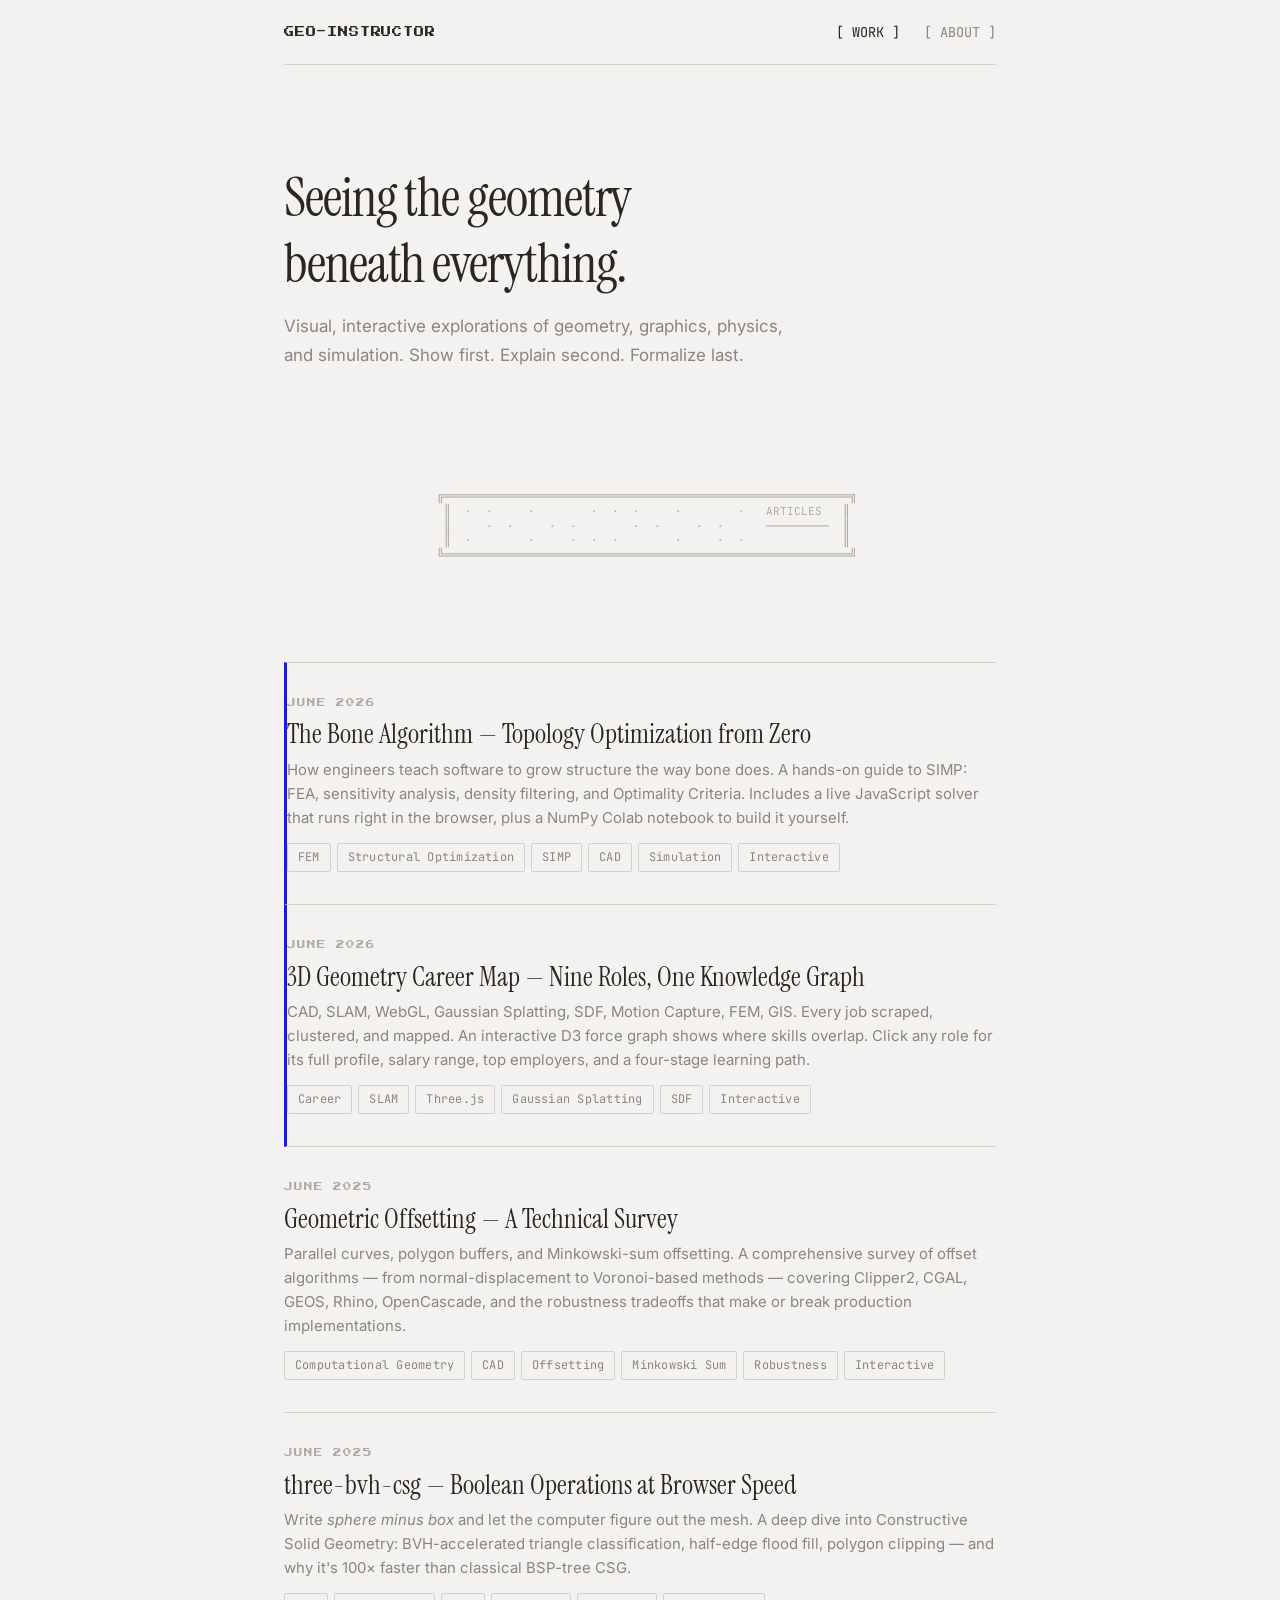
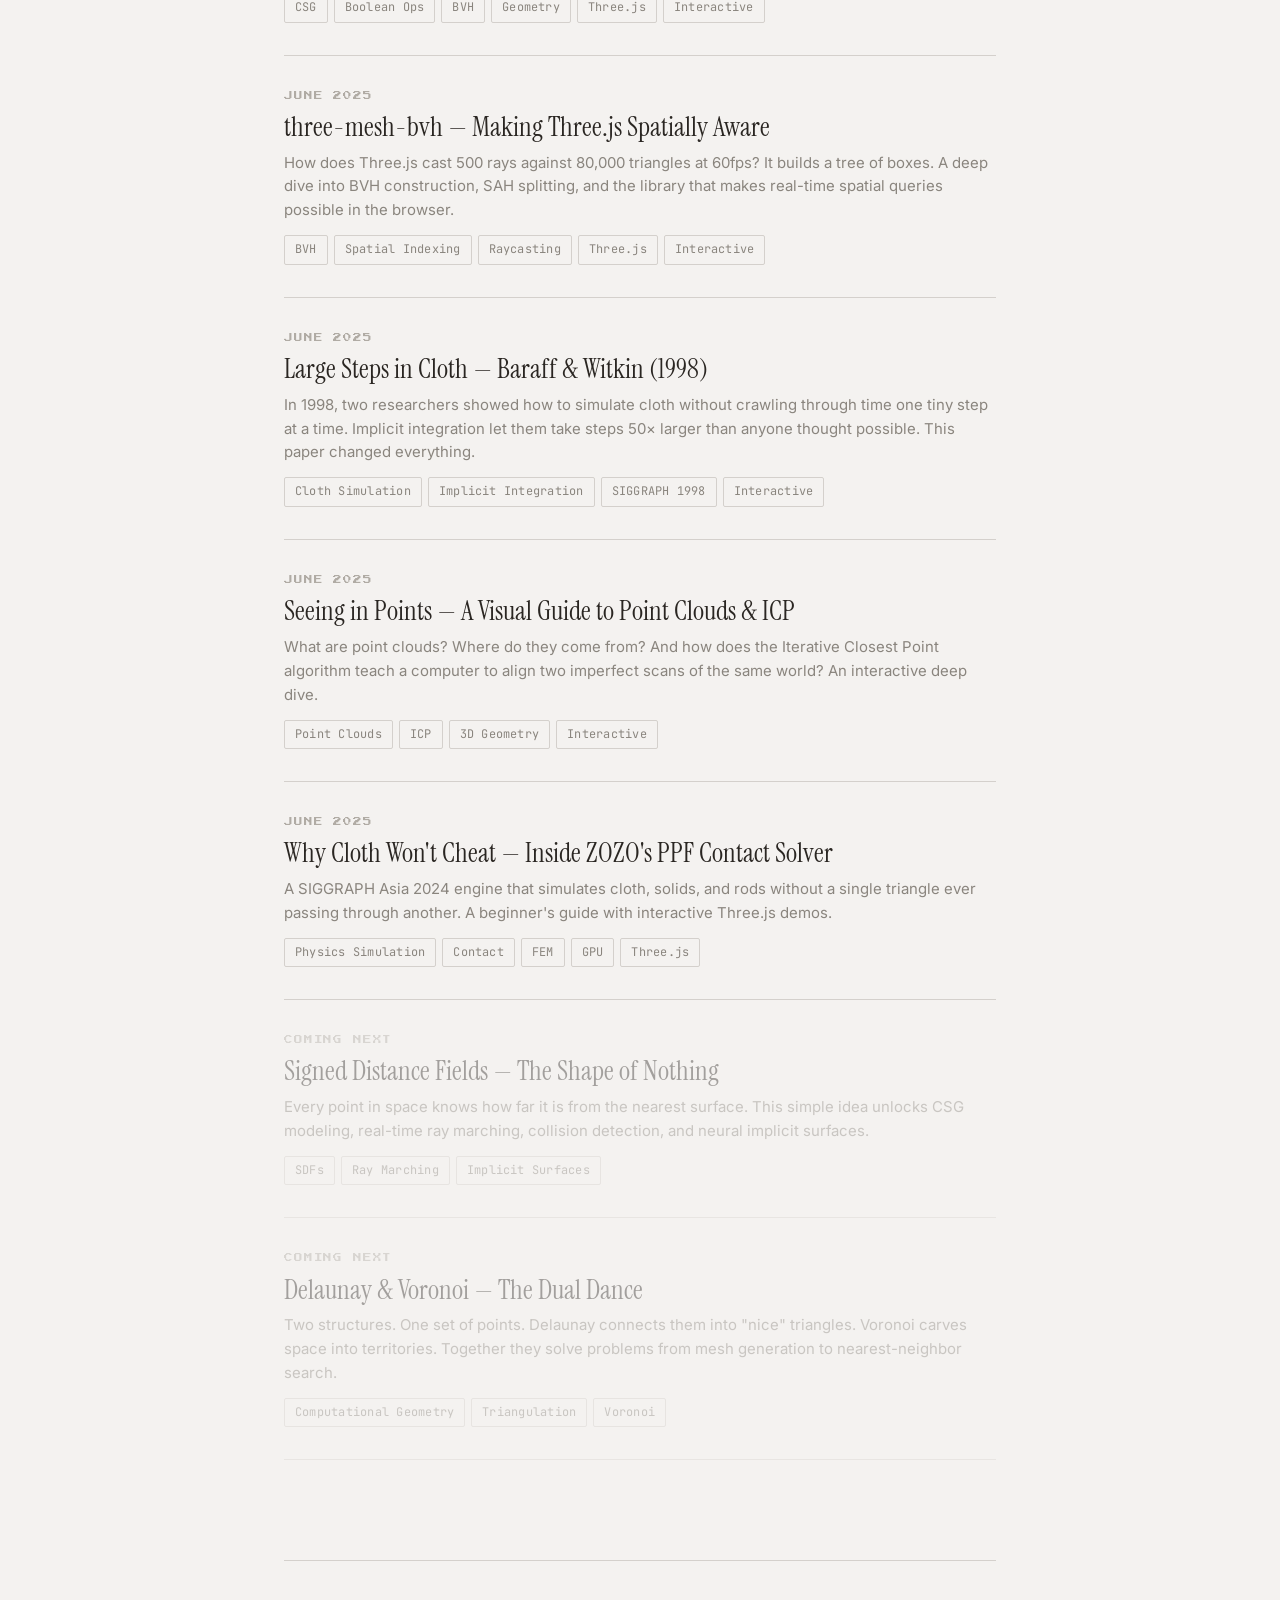
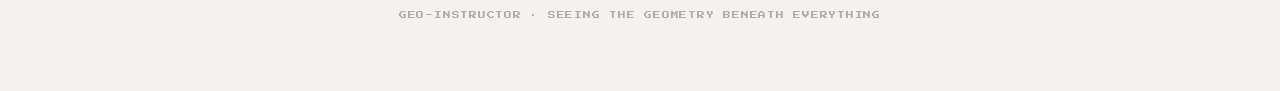
<file: index.html>
<!DOCTYPE html>
<html lang="en">
<head>
  <meta charset="UTF-8">
  <meta name="viewport" content="width=device-width, initial-scale=1.0">
  <title>Geo-Instructor</title>
  <link rel="stylesheet" href="css/style.css">
  <link href="https://fonts.googleapis.com/css2?family=Instrument+Serif:ital@0;1&family=Inter:wght@400;600;700&family=JetBrains+Mono:wght@400;600&family=Press+Start+2P&display=swap" rel="stylesheet">
</head>
<body>
<div class="container">

  <!-- ── Nav ── -->
  <nav class="site-nav">
    <a href="index.html" class="logo">GEO-INSTRUCTOR</a>
    <div class="nav-links">
      <a href="index.html" class="active">[ WORK ]</a>
      <a href="#">[ ABOUT ]</a>
    </div>
  </nav>

  <!-- ── Hero ── -->
  <header class="hero">
    <h1>Seeing the geometry<br>beneath everything.</h1>
    <p class="subtitle">
      Visual, interactive explorations of geometry, graphics,
      physics, and simulation. Show first. Explain second.
      Formalize last.
    </p>
  </header>

  <!-- ── ASCII art divider ── -->
  <div class="ascii-art">
  ╔══════════════════════════════════════════════════════════╗
  ║  ·  ·     ·        ·  ·  ·     ·        ·   ARTICLES   ║
  ║     ·  ·     ·  ·        ·  ·     ·  ·      ─────────  ║
  ║  ·        ·     ·  ·  ·        ·     ·  ·              ║
  ╚══════════════════════════════════════════════════════════╝
  </div>

  <!-- ── Post listing ── -->
  <div class="post-grid">

    <a href="posts/topology-optimization/index.html" class="post-card" style="border-left:3px solid #1A1AE5">
      <div class="post-date">JUNE 2026</div>
      <h2>The Bone Algorithm — Topology Optimization from Zero</h2>
      <p class="post-desc">
        How engineers teach software to grow structure the way bone does.
        A hands-on guide to SIMP: FEA, sensitivity analysis, density filtering,
        and Optimality Criteria. Includes a live JavaScript solver that runs
        right in the browser, plus a NumPy Colab notebook to build it yourself.
      </p>
      <div class="post-tags">
        <span class="tag">FEM</span>
        <span class="tag">Structural Optimization</span>
        <span class="tag">SIMP</span>
        <span class="tag">CAD</span>
        <span class="tag">Simulation</span>
        <span class="tag">Interactive</span>
      </div>
    </a>

    <a href="posts/3d-career-map/index.html" class="post-card" style="border-left:3px solid #1A1AE5">
      <div class="post-date">JUNE 2026</div>
      <h2>3D Geometry Career Map — Nine Roles, One Knowledge Graph</h2>
      <p class="post-desc">
        CAD, SLAM, WebGL, Gaussian Splatting, SDF, Motion Capture, FEM, GIS.
        Every job scraped, clustered, and mapped. An interactive D3 force graph
        shows where skills overlap. Click any role for its full profile, salary
        range, top employers, and a four-stage learning path.
      </p>
      <div class="post-tags">
        <span class="tag">Career</span>
        <span class="tag">SLAM</span>
        <span class="tag">Three.js</span>
        <span class="tag">Gaussian Splatting</span>
        <span class="tag">SDF</span>
        <span class="tag">Interactive</span>
      </div>
    </a>

    <a href="posts/geometric-offsetting/index.html" class="post-card">
      <div class="post-date">JUNE 2025</div>
      <h2>Geometric Offsetting — A Technical Survey</h2>
      <p class="post-desc">
        Parallel curves, polygon buffers, and Minkowski-sum offsetting.
        A comprehensive survey of offset algorithms — from normal-displacement
        to Voronoi-based methods — covering Clipper2, CGAL, GEOS, Rhino, OpenCascade,
        and the robustness tradeoffs that make or break production implementations.
      </p>
      <div class="post-tags">
        <span class="tag">Computational Geometry</span>
        <span class="tag">CAD</span>
        <span class="tag">Offsetting</span>
        <span class="tag">Minkowski Sum</span>
        <span class="tag">Robustness</span>
        <span class="tag">Interactive</span>
      </div>
    </a>

    <a href="posts/three-bvh-csg/index.html" class="post-card">
      <div class="post-date">JUNE 2025</div>
      <h2>three-bvh-csg — Boolean Operations at Browser Speed</h2>
      <p class="post-desc">
        Write <em>sphere minus box</em> and let the computer figure out the mesh.
        A deep dive into Constructive Solid Geometry: BVH-accelerated triangle
        classification, half-edge flood fill, polygon clipping — and why it's 100×
        faster than classical BSP-tree CSG.
      </p>
      <div class="post-tags">
        <span class="tag">CSG</span>
        <span class="tag">Boolean Ops</span>
        <span class="tag">BVH</span>
        <span class="tag">Geometry</span>
        <span class="tag">Three.js</span>
        <span class="tag">Interactive</span>
      </div>
    </a>

    <a href="posts/three-mesh-bvh/index.html" class="post-card">
      <div class="post-date">JUNE 2025</div>
      <h2>three-mesh-bvh — Making Three.js Spatially Aware</h2>
      <p class="post-desc">
        How does Three.js cast 500 rays against 80,000 triangles at 60fps?
        It builds a tree of boxes. A deep dive into BVH construction, SAH splitting,
        and the library that makes real-time spatial queries possible in the browser.
      </p>
      <div class="post-tags">
        <span class="tag">BVH</span>
        <span class="tag">Spatial Indexing</span>
        <span class="tag">Raycasting</span>
        <span class="tag">Three.js</span>
        <span class="tag">Interactive</span>
      </div>
    </a>

    <a href="posts/large-steps-cloth/index.html" class="post-card">
      <div class="post-date">JUNE 2025</div>
      <h2>Large Steps in Cloth — Baraff & Witkin (1998)</h2>
      <p class="post-desc">
        In 1998, two researchers showed how to simulate cloth without crawling
        through time one tiny step at a time. Implicit integration let them take
        steps 50× larger than anyone thought possible. This paper changed everything.
      </p>
      <div class="post-tags">
        <span class="tag">Cloth Simulation</span>
        <span class="tag">Implicit Integration</span>
        <span class="tag">SIGGRAPH 1998</span>
        <span class="tag">Interactive</span>
      </div>
    </a>

    <a href="posts/point-cloud-icp/index.html" class="post-card">
      <div class="post-date">JUNE 2025</div>
      <h2>Seeing in Points — A Visual Guide to Point Clouds & ICP</h2>
      <p class="post-desc">
        What are point clouds? Where do they come from? And how does the
        Iterative Closest Point algorithm teach a computer to align two
        imperfect scans of the same world? An interactive deep dive.
      </p>
      <div class="post-tags">
        <span class="tag">Point Clouds</span>
        <span class="tag">ICP</span>
        <span class="tag">3D Geometry</span>
        <span class="tag">Interactive</span>
      </div>
    </a>

    <a href="posts/ppf-contact-solver/index.html" class="post-card">
      <div class="post-date">JUNE 2025</div>
      <h2>Why Cloth Won't Cheat — Inside ZOZO's PPF Contact Solver</h2>
      <p class="post-desc">
        A SIGGRAPH Asia 2024 engine that simulates cloth, solids, and rods
        without a single triangle ever passing through another.
        A beginner's guide with interactive Three.js demos.
      </p>
      <div class="post-tags">
        <span class="tag">Physics Simulation</span>
        <span class="tag">Contact</span>
        <span class="tag">FEM</span>
        <span class="tag">GPU</span>
        <span class="tag">Three.js</span>
      </div>
    </a>

    <div class="post-card coming-soon">
      <div class="post-date">COMING NEXT</div>
      <h2>Signed Distance Fields — The Shape of Nothing</h2>
      <p class="post-desc">
        Every point in space knows how far it is from the nearest surface.
        This simple idea unlocks CSG modeling, real-time ray marching,
        collision detection, and neural implicit surfaces.
      </p>
      <div class="post-tags">
        <span class="tag">SDFs</span>
        <span class="tag">Ray Marching</span>
        <span class="tag">Implicit Surfaces</span>
      </div>
    </div>

    <div class="post-card coming-soon">
      <div class="post-date">COMING NEXT</div>
      <h2>Delaunay &amp; Voronoi — The Dual Dance</h2>
      <p class="post-desc">
        Two structures. One set of points. Delaunay connects them into
        "nice" triangles. Voronoi carves space into territories. Together
        they solve problems from mesh generation to nearest-neighbor search.
      </p>
      <div class="post-tags">
        <span class="tag">Computational Geometry</span>
        <span class="tag">Triangulation</span>
        <span class="tag">Voronoi</span>
      </div>
    </div>

  </div>

  <!-- ── Footer ── -->
  <footer class="site-footer">
    <p>GEO-INSTRUCTOR · SEEING THE GEOMETRY BENEATH EVERYTHING</p>
  </footer>

</div>
</body>
</html>
</file>
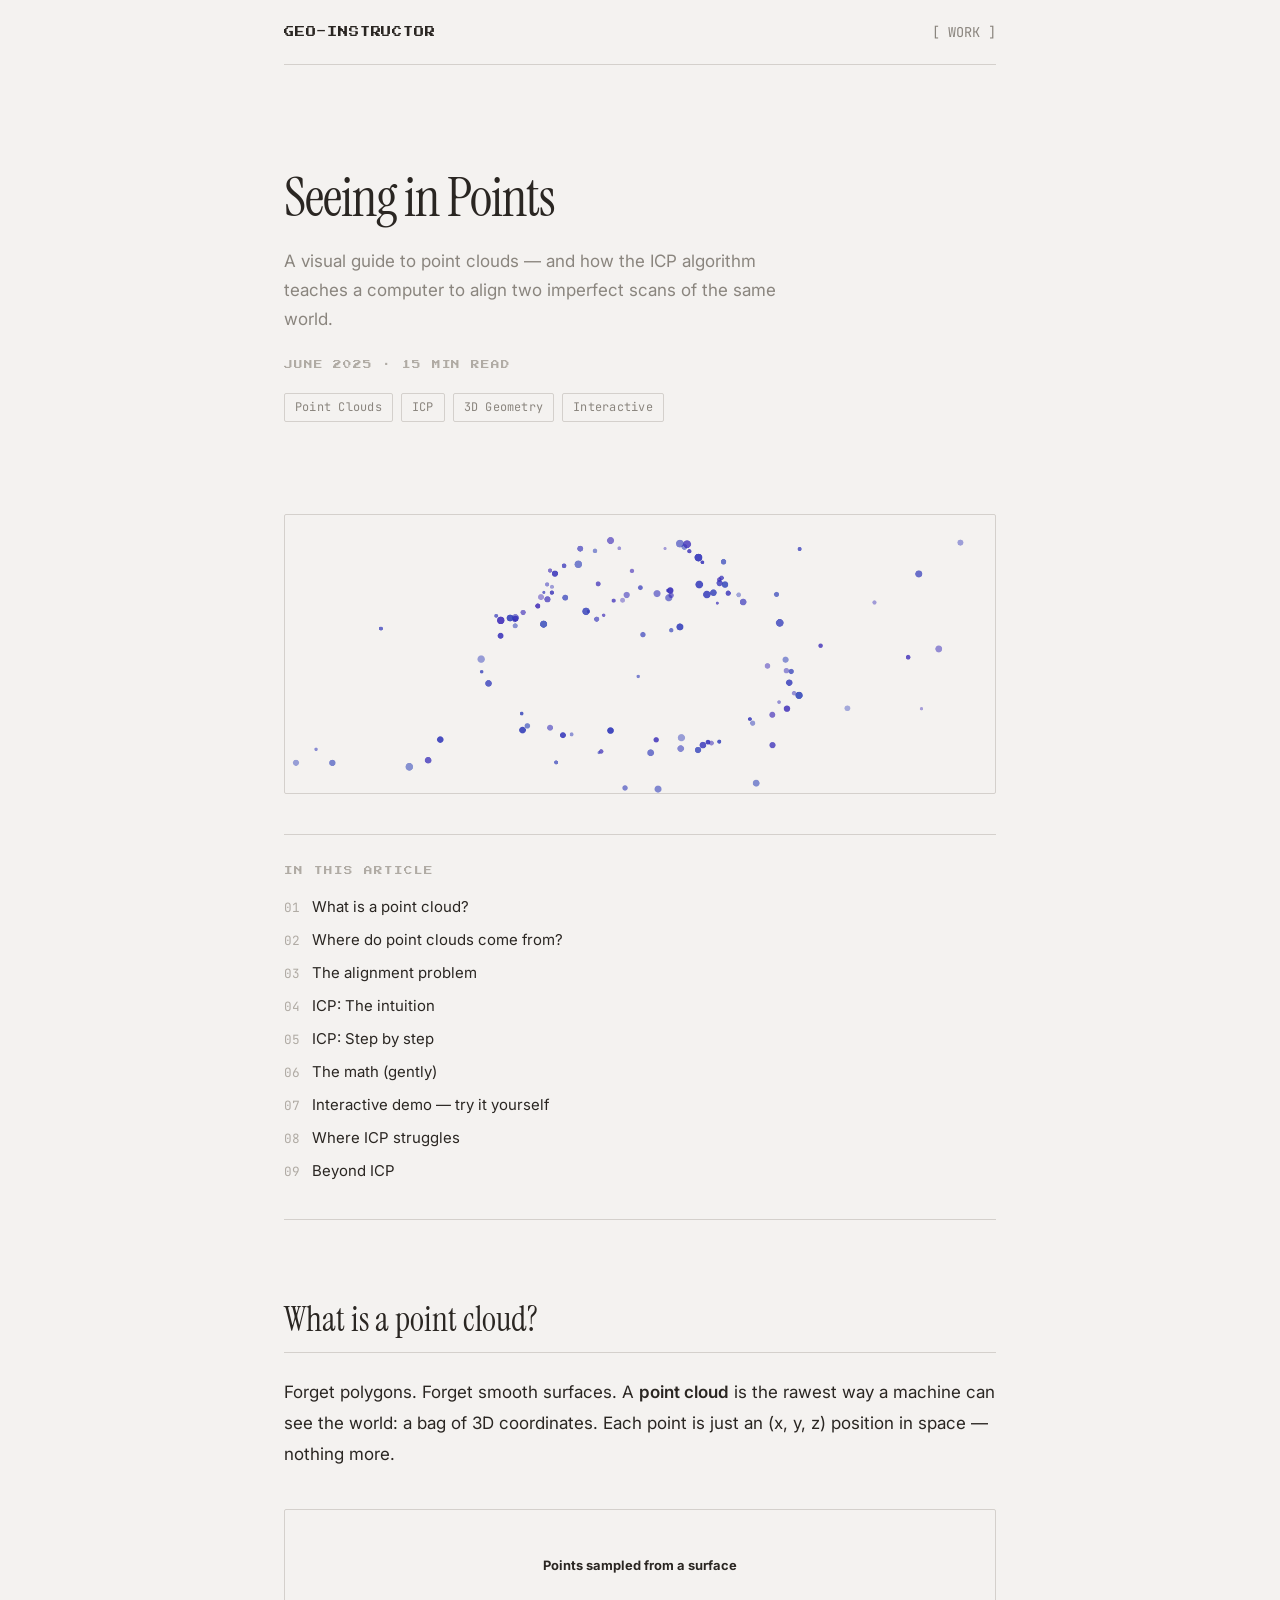
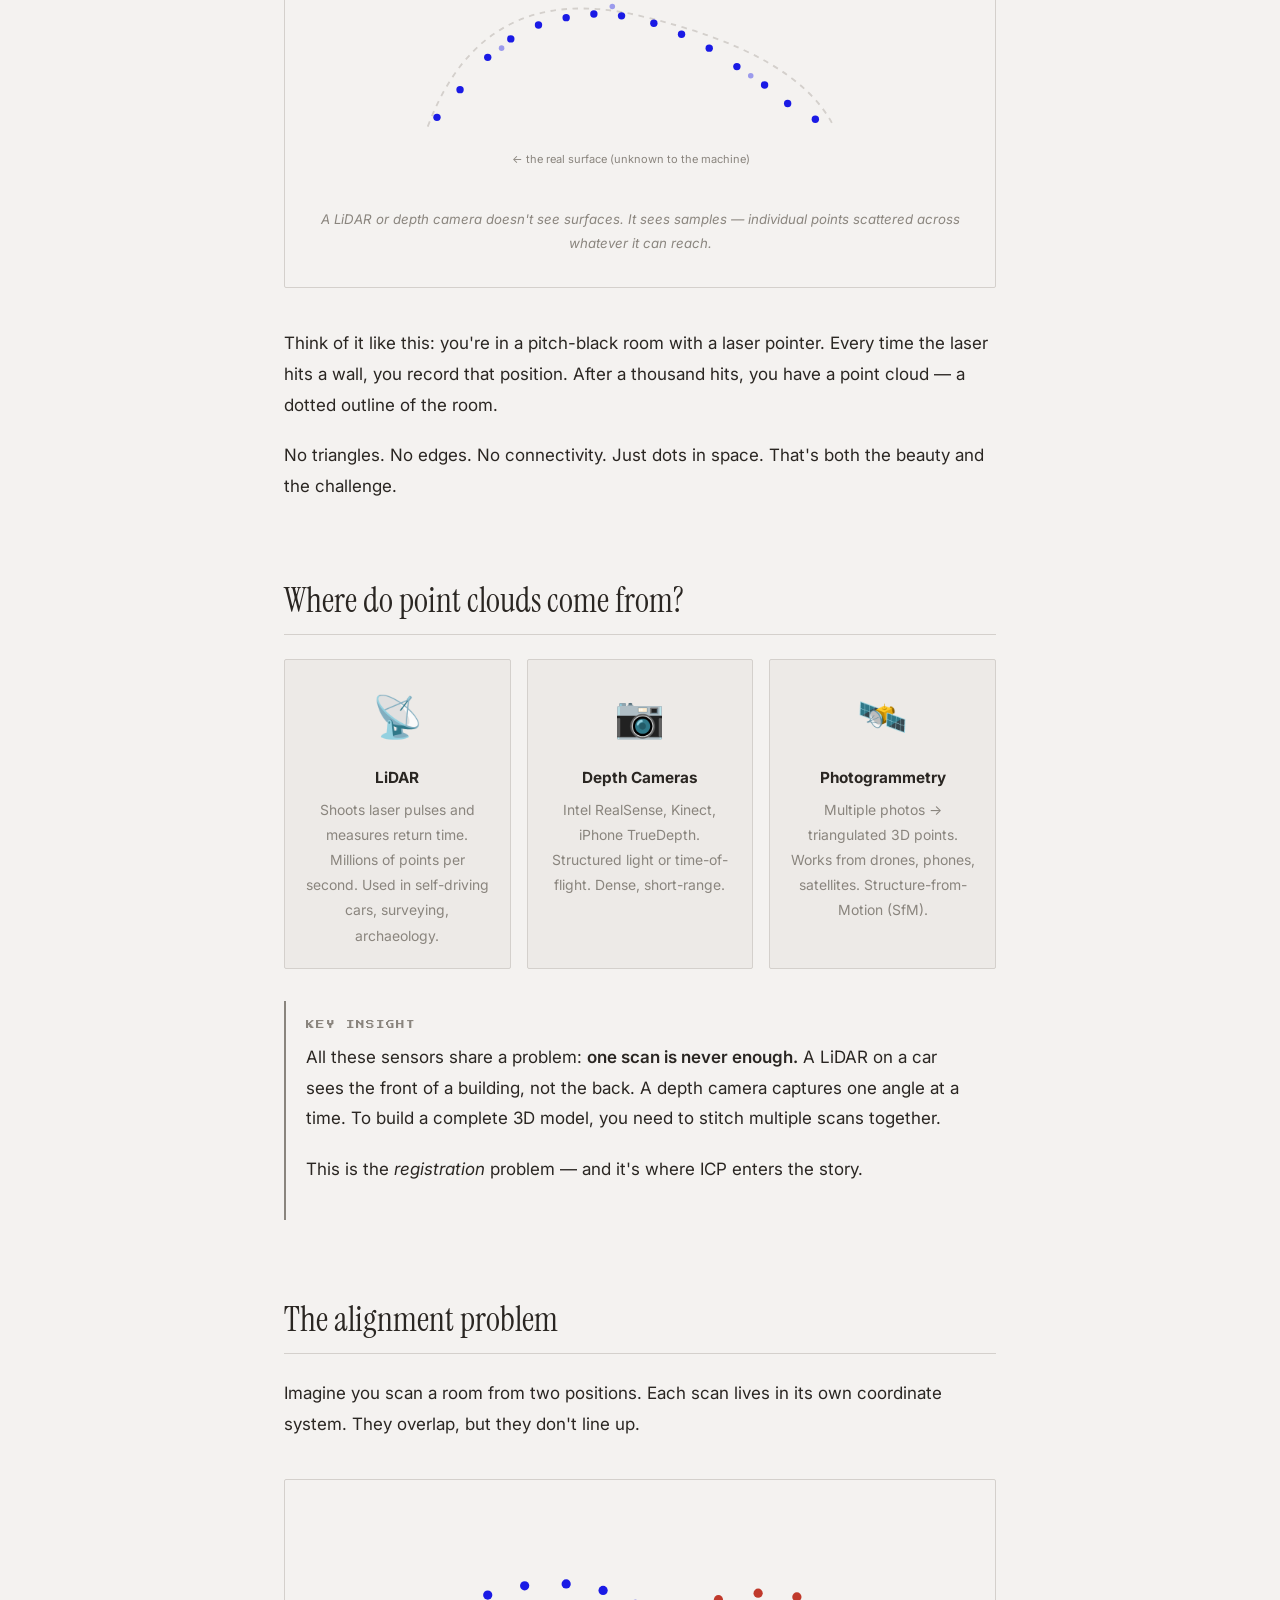
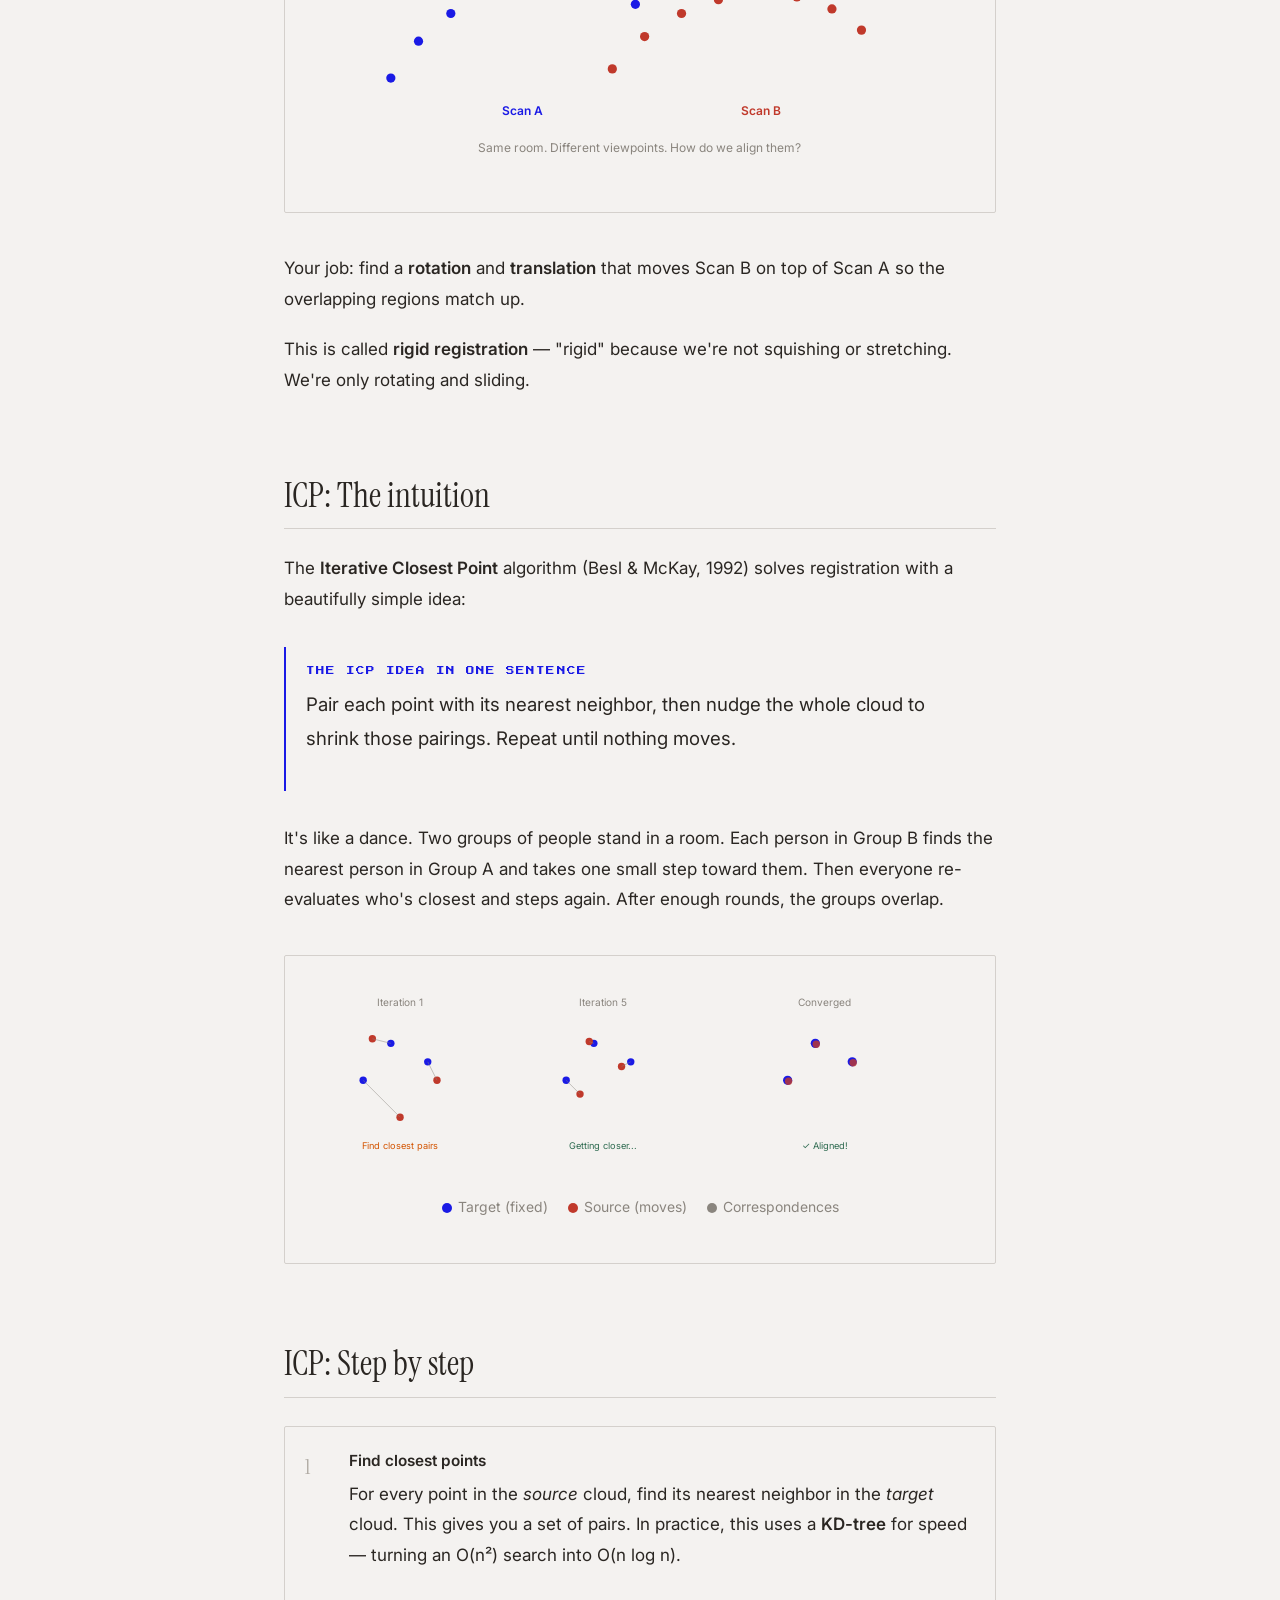
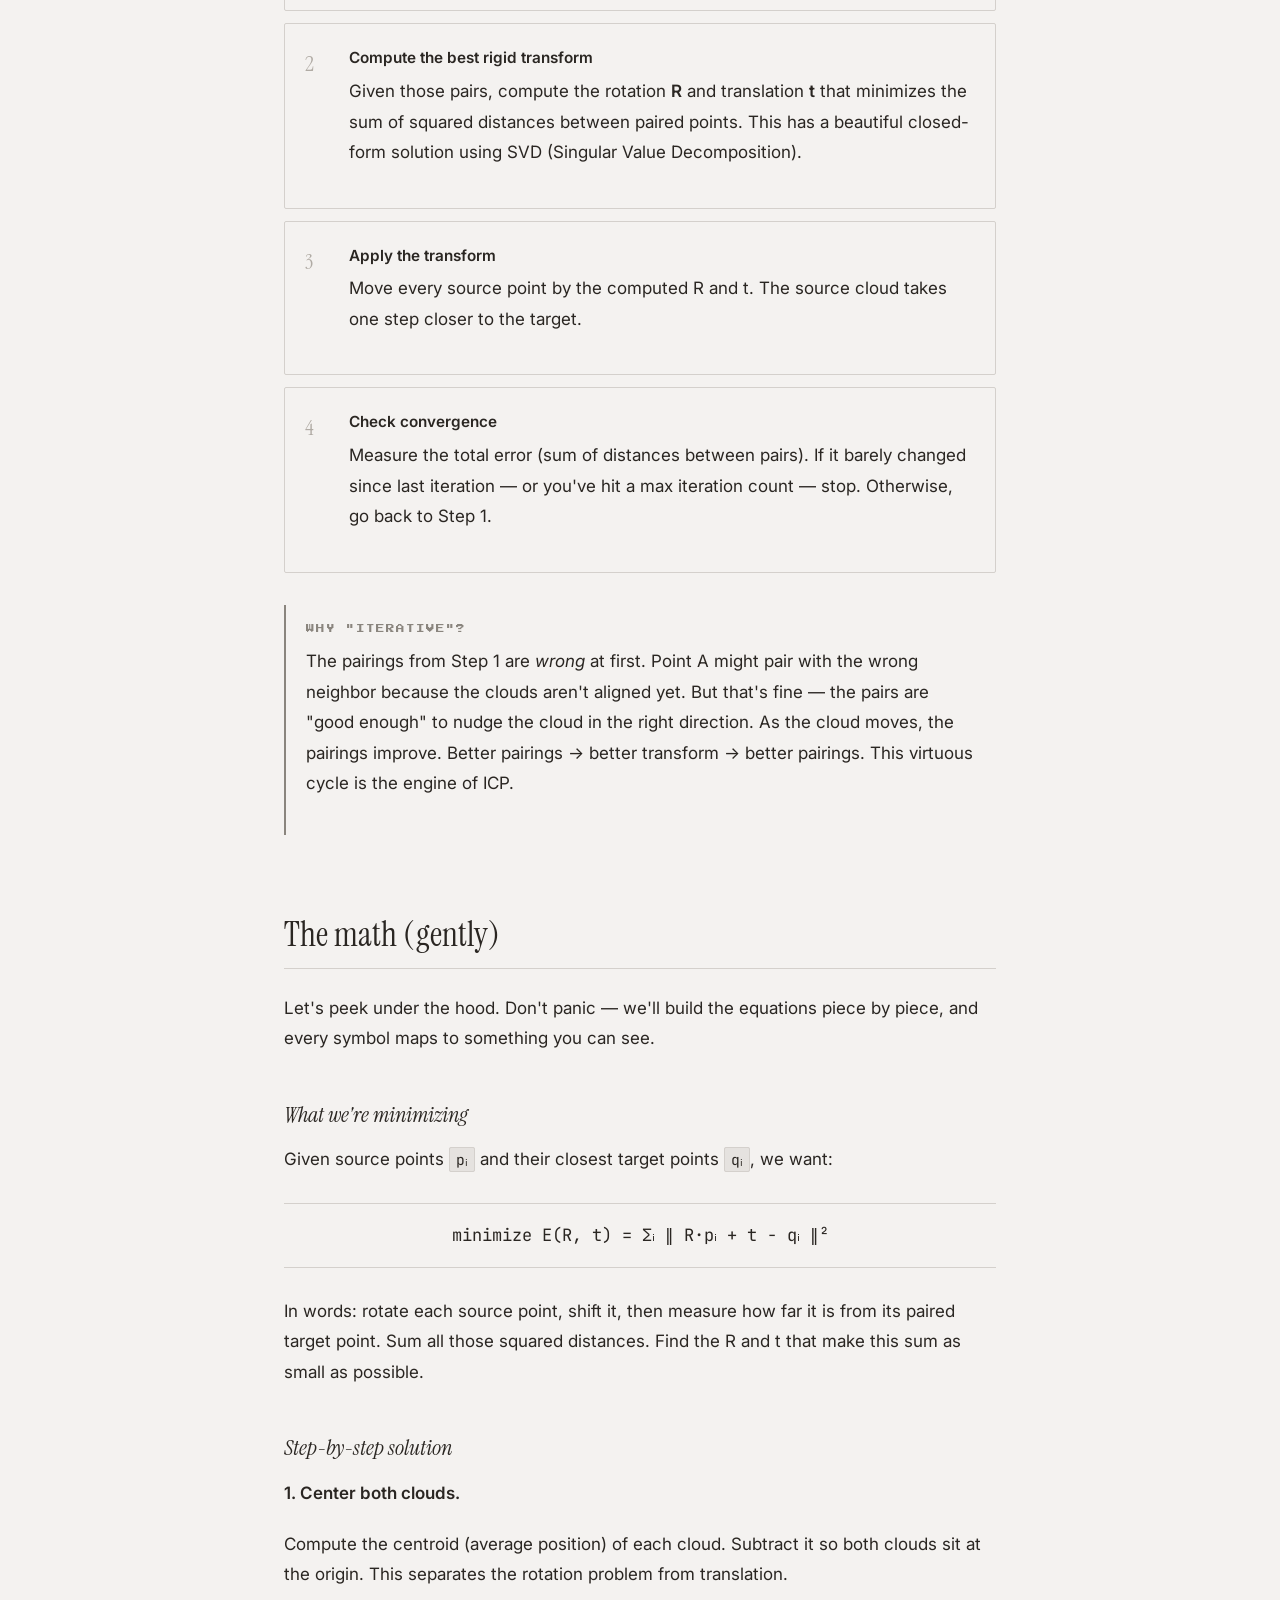
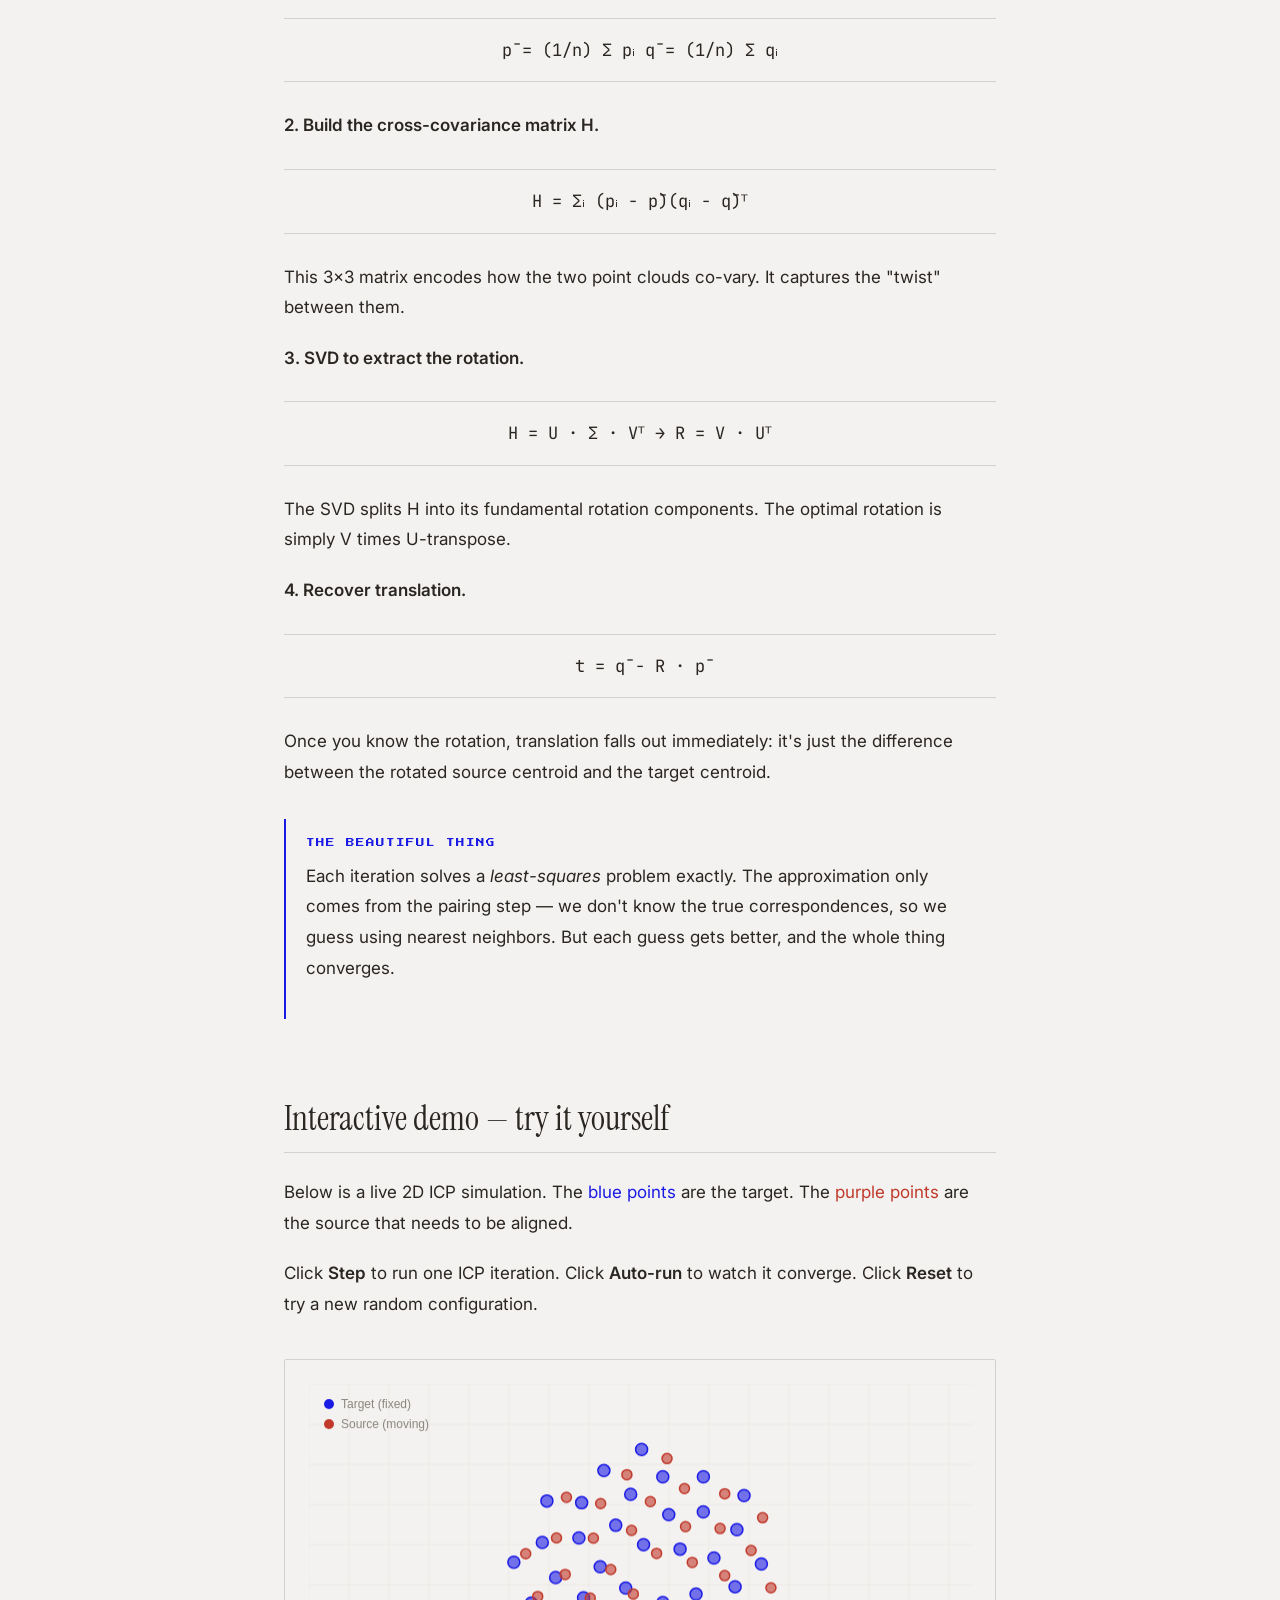
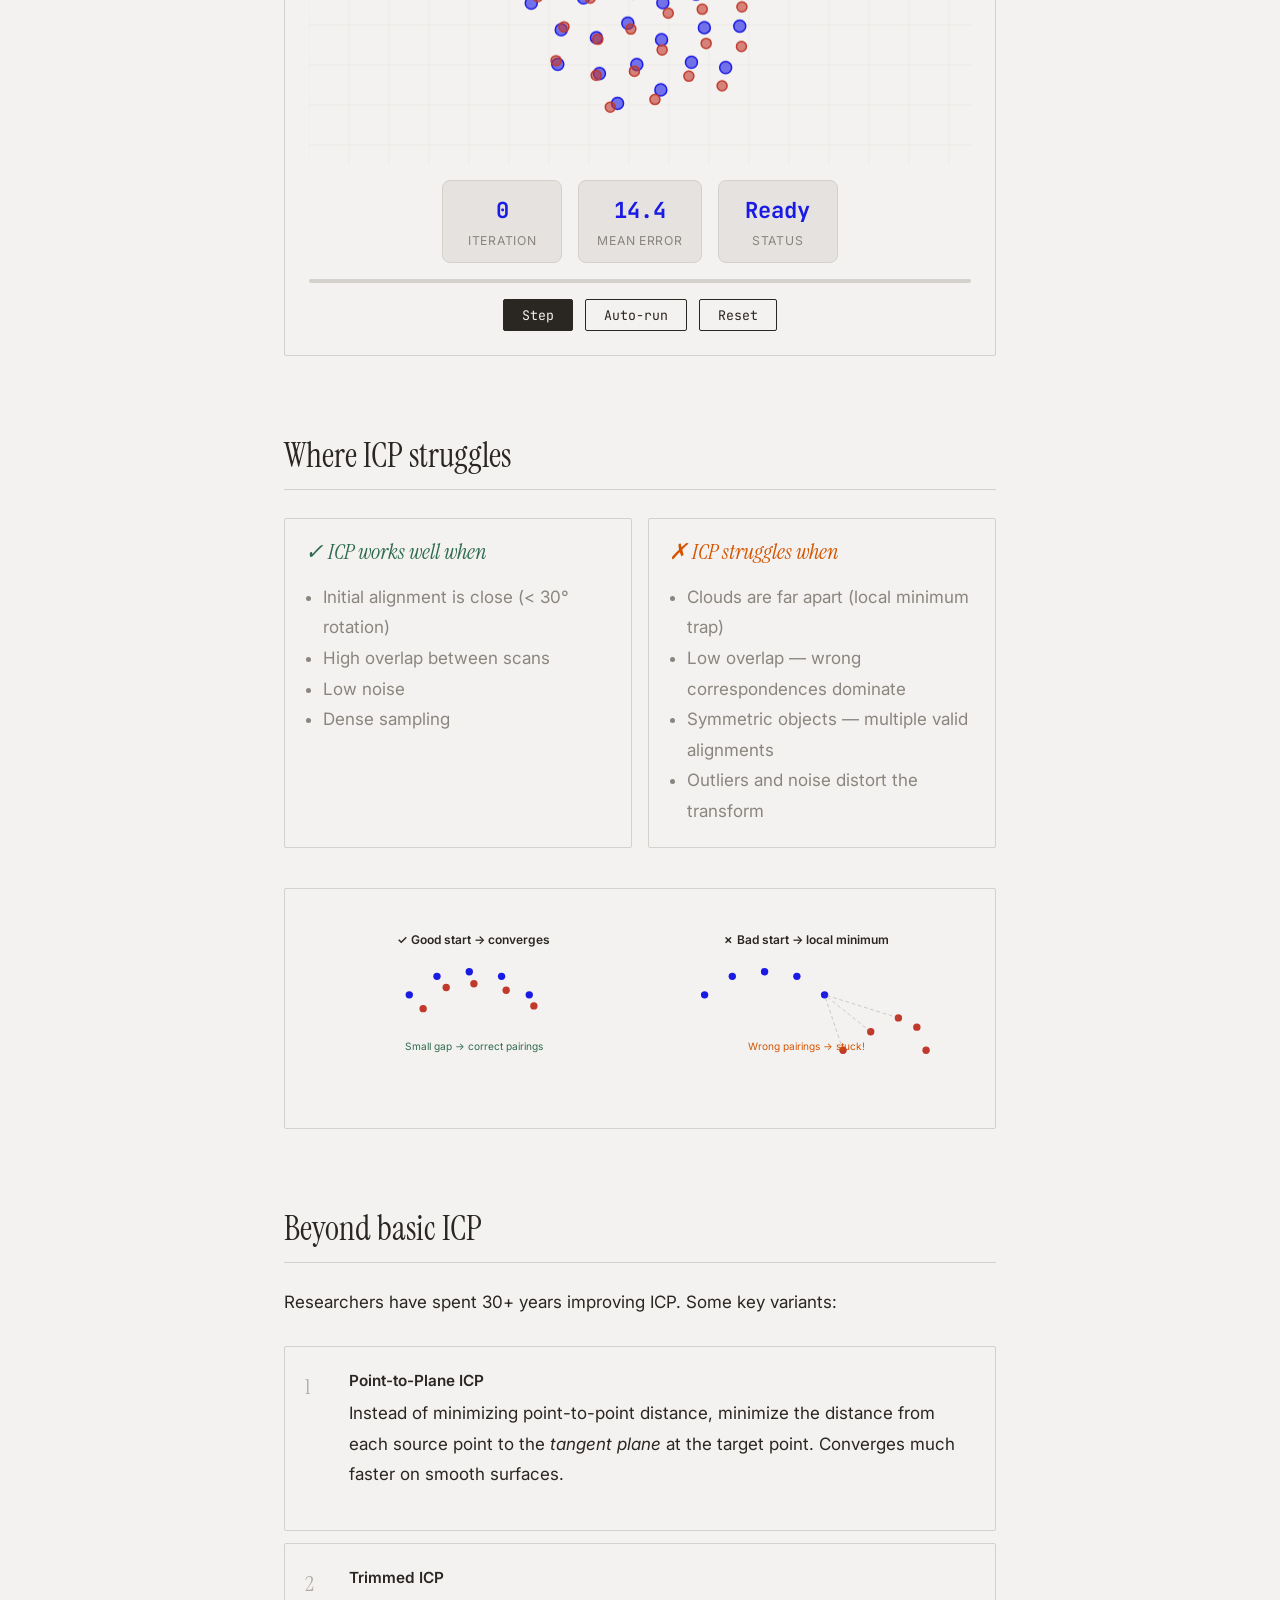
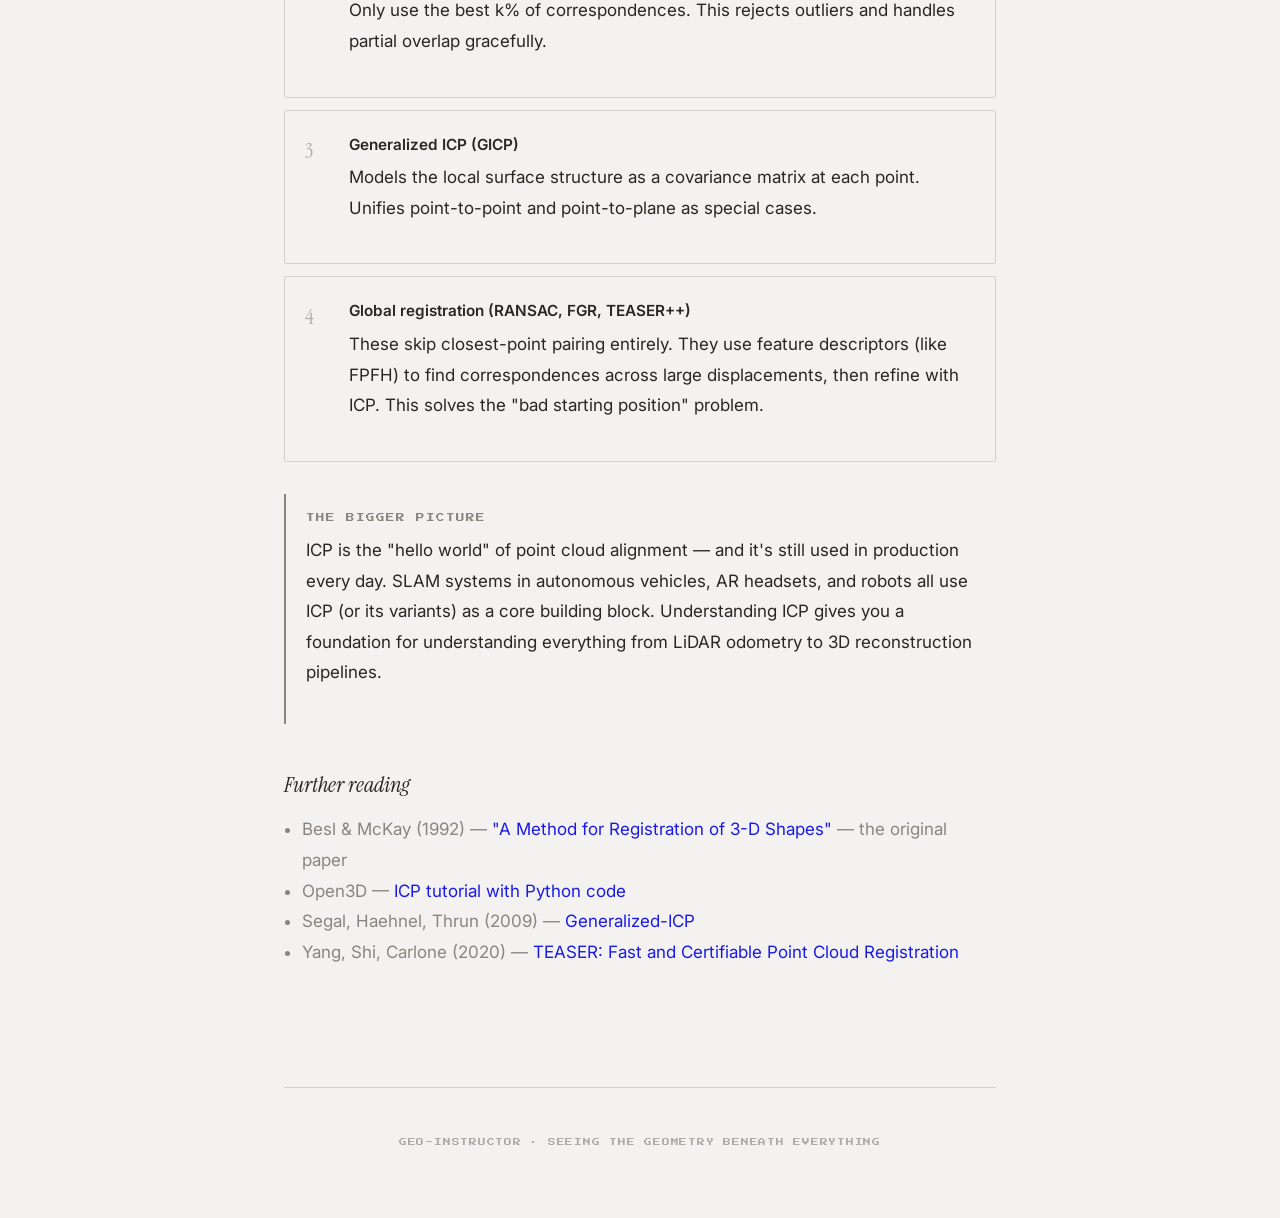
<file: posts/point-cloud-icp/index.html>
<!DOCTYPE html>
<html lang="en">
<head>
  <meta charset="UTF-8">
  <meta name="viewport" content="width=device-width, initial-scale=1.0">
  <title>Seeing in Points — A Visual Guide to Point Clouds &amp; ICP</title>
  <link rel="stylesheet" href="../../css/style.css">
  <link href="https://fonts.googleapis.com/css2?family=Instrument+Serif:ital@0;1&family=Inter:wght@400;600;700&family=JetBrains+Mono:wght@400;600&family=Press+Start+2P&display=swap" rel="stylesheet">
  <style>
    /* Post-specific styles */
    .hero-visual {
      position: relative;
      height: 280px;
      margin: 32px 0;
      overflow: hidden;
      border-radius: var(--radius);
      background: transparent;
      border: 1px solid var(--border);
    }
    .hero-visual canvas {
      width: 100%; height: 100%;
      display: block;
    }
    .analogy-grid {
      display: grid;
      grid-template-columns: 1fr 1fr 1fr;
      gap: 16px;
      margin: 24px 0;
    }
    .analogy-card {
      background: var(--bg-card);
      border: 1px solid var(--border);
      border-radius: var(--radius);
      padding: 20px;
      text-align: center;
    }
    .analogy-card .emoji { font-size: 2.4rem; margin-bottom: 10px; }
    .analogy-card .label { font-weight: 700; color: var(--text); font-size: 0.9rem; }
    .analogy-card .desc { font-size: 0.82rem; color: var(--text-muted); margin-top: 6px; }
    @media (max-width: 600px) {
      .analogy-grid { grid-template-columns: 1fr; }
    }
    .icp-step-visual {
      display: flex;
      align-items: center;
      gap: 16px;
      margin: 16px 0;
    }
    .icp-step-visual svg { flex-shrink: 0; }
    .legend {
      display: flex;
      gap: 20px;
      justify-content: center;
      margin: 12px 0;
      font-size: 0.82rem;
      color: var(--text-muted);
    }
    .legend-dot {
      display: inline-block;
      width: 10px; height: 10px;
      border-radius: 50%;
      margin-right: 6px;
      vertical-align: middle;
    }
    .stats-row {
      display: flex;
      gap: 16px;
      justify-content: center;
      margin: 16px 0;
      flex-wrap: wrap;
    }
    .stat-box {
      background: var(--bg-code);
      border-radius: 8px;
      padding: 10px 18px;
      text-align: center;
      min-width: 120px;
    }
    .stat-box .stat-value {
      font-family: var(--font-mono);
      font-size: 1.3rem;
      color: var(--accent);
      font-weight: 700;
    }
    .stat-box .stat-label {
      font-size: 0.72rem;
      color: var(--text-muted);
      text-transform: uppercase;
      letter-spacing: 0.06em;
    }
    .nav-back {
      display: inline-flex;
      align-items: center;
      gap: 6px;
      color: var(--text-muted);
      font-size: 0.85rem;
      margin-top: 32px;
    }
    .nav-back:hover { color: var(--accent); }
  </style>
</head>
<body>

<div class="container">
  <nav class="site-nav">
    <a href="../../index.html" class="logo">GEO-INSTRUCTOR</a>
    <div class="nav-links">
      <a href="../../index.html">[ WORK ]</a>
    </div>
  </nav>

  <!-- ═══════════════ HERO ═══════════════ -->
  <header class="hero">
    <h1>Seeing in Points</h1>
    <p class="subtitle">
      A visual guide to point clouds — and how the ICP algorithm teaches a computer
      to align two imperfect scans of the same world.
    </p>
    <p class="meta pixel-label">JUNE 2025 · 15 MIN READ</p>
    <div class="tags">
      <span class="tag">Point Clouds</span>
      <span class="tag">ICP</span>
      <span class="tag">3D Geometry</span>
      <span class="tag">Interactive</span>
    </div>
  </header>

  <!-- Animated hero point cloud -->
  <div class="hero-visual">
    <canvas id="heroCanvas"></canvas>
  </div>

  <!-- ═══════════════ TOC ═══════════════ -->
  <nav class="toc">
    <div class="toc-title pixel-label">IN THIS ARTICLE</div>
    <ol>
      <li><a href="#what">What is a point cloud?</a></li>
      <li><a href="#where">Where do point clouds come from?</a></li>
      <li><a href="#problem">The alignment problem</a></li>
      <li><a href="#icp">ICP: The intuition</a></li>
      <li><a href="#steps">ICP: Step by step</a></li>
      <li><a href="#math">The math (gently)</a></li>
      <li><a href="#demo">Interactive demo — try it yourself</a></li>
      <li><a href="#limits">Where ICP struggles</a></li>
      <li><a href="#beyond">Beyond ICP</a></li>
    </ol>
  </nav>

  <article>

    <!-- ═══════════════ SECTION 1 ═══════════════ -->
    <h2 id="what">What is a point cloud?</h2>

    <p>
      Forget polygons. Forget smooth surfaces.
      A <strong>point cloud</strong> is the rawest way a machine can see the world:
      a bag of 3D coordinates. Each point is just an (x, y, z) position in space —
      nothing more.
    </p>

    <div class="visual">
      <svg viewBox="0 0 700 260" xmlns="http://www.w3.org/2000/svg">
        <!-- "Object" outline (ghost) -->
        <path d="M120,200 Q180,40 350,80 Q520,120 560,200"
              fill="none" stroke="#D4D0CC" stroke-width="2" stroke-dasharray="6,6"/>
        <text x="340" y="240" fill="#8A857E" font-size="12" text-anchor="middle"
              font-family="Inter,sans-serif">← the real surface (unknown to the machine)</text>

        <!-- Points scattered along the surface -->
        <circle cx="130" cy="190" r="4" fill="#1A1AE5"/>
        <circle cx="155" cy="160" r="4" fill="#1A1AE5"/>
        <circle cx="185" cy="125" r="4" fill="#1A1AE5"/>
        <circle cx="210" cy="105" r="4" fill="#1A1AE5"/>
        <circle cx="240" cy="90"  r="4" fill="#1A1AE5"/>
        <circle cx="270" cy="82"  r="4" fill="#1A1AE5"/>
        <circle cx="300" cy="78"  r="4" fill="#1A1AE5"/>
        <circle cx="330" cy="80"  r="4" fill="#1A1AE5"/>
        <circle cx="365" cy="88"  r="4" fill="#1A1AE5"/>
        <circle cx="395" cy="100" r="4" fill="#1A1AE5"/>
        <circle cx="425" cy="115" r="4" fill="#1A1AE5"/>
        <circle cx="455" cy="135" r="4" fill="#1A1AE5"/>
        <circle cx="485" cy="155" r="4" fill="#1A1AE5"/>
        <circle cx="510" cy="175" r="4" fill="#1A1AE5"/>
        <circle cx="540" cy="192" r="4" fill="#1A1AE5"/>

        <!-- Some noisy points -->
        <circle cx="200" cy="115" r="3" fill="#1A1AE5" opacity="0.4"/>
        <circle cx="320" cy="70"  r="3" fill="#1A1AE5" opacity="0.4"/>
        <circle cx="470" cy="145" r="3" fill="#1A1AE5" opacity="0.4"/>

        <!-- Label -->
        <text x="350" y="30" fill="#2A2622" font-size="14" text-anchor="middle"
              font-weight="700" font-family="Inter,sans-serif">
          Points sampled from a surface
        </text>
      </svg>
      <div class="caption">
        A LiDAR or depth camera doesn't see surfaces. It sees <em>samples</em> — individual points
        scattered across whatever it can reach.
      </div>
    </div>

    <p>
      Think of it like this: you're in a pitch-black room with a laser pointer.
      Every time the laser hits a wall, you record that position.
      After a thousand hits, you have a point cloud — a dotted outline of the room.
    </p>

    <p>
      No triangles. No edges. No connectivity. Just dots in space.
      That's both the beauty and the challenge.
    </p>


    <!-- ═══════════════ SECTION 2 ═══════════════ -->
    <h2 id="where">Where do point clouds come from?</h2>

    <div class="analogy-grid">
      <div class="analogy-card">
        <div class="emoji">📡</div>
        <div class="label">LiDAR</div>
        <div class="desc">
          Shoots laser pulses and measures return time.
          Millions of points per second.
          Used in self-driving cars, surveying, archaeology.
        </div>
      </div>
      <div class="analogy-card">
        <div class="emoji">📷</div>
        <div class="label">Depth Cameras</div>
        <div class="desc">
          Intel RealSense, Kinect, iPhone TrueDepth.
          Structured light or time-of-flight.
          Dense, short-range.
        </div>
      </div>
      <div class="analogy-card">
        <div class="emoji">🛰️</div>
        <div class="label">Photogrammetry</div>
        <div class="desc">
          Multiple photos → triangulated 3D points.
          Works from drones, phones, satellites.
          Structure-from-Motion (SfM).
        </div>
      </div>
    </div>

    <div class="callout insight">
      <div class="callout-title">Key insight</div>
      <p>
        All these sensors share a problem: <strong>one scan is never enough.</strong>
        A LiDAR on a car sees the front of a building, not the back.
        A depth camera captures one angle at a time. To build a complete 3D model,
        you need to stitch multiple scans together.
      </p>
      <p>
        This is the <em>registration</em> problem — and it's where ICP enters the story.
      </p>
    </div>


    <!-- ═══════════════ SECTION 3 ═══════════════ -->
    <h2 id="problem">The alignment problem</h2>

    <p>
      Imagine you scan a room from two positions. Each scan lives in its own
      coordinate system. They overlap, but they don't line up.
    </p>

    <div class="visual">
      <svg viewBox="0 0 700 280" xmlns="http://www.w3.org/2000/svg">
        <!-- Scan A points (blue) -->
        <g>
          <circle cx="80"  cy="180" r="5" fill="#1A1AE5"/>
          <circle cx="110" cy="140" r="5" fill="#1A1AE5"/>
          <circle cx="145" cy="110" r="5" fill="#1A1AE5"/>
          <circle cx="185" cy="90"  r="5" fill="#1A1AE5"/>
          <circle cx="225" cy="80"  r="5" fill="#1A1AE5"/>
          <circle cx="270" cy="78"  r="5" fill="#1A1AE5"/>
          <circle cx="310" cy="85"  r="5" fill="#1A1AE5"/>
          <circle cx="345" cy="100" r="5" fill="#1A1AE5"/>
          <text x="200" y="220" fill="#1A1AE5" font-size="13" font-weight="600"
                font-family="Inter,sans-serif">Scan A</text>
        </g>

        <!-- Scan B points (purple) — rotated + shifted -->
        <g>
          <circle cx="320" cy="170" r="5" fill="#C0392B"/>
          <circle cx="355" cy="135" r="5" fill="#C0392B"/>
          <circle cx="395" cy="110" r="5" fill="#C0392B"/>
          <circle cx="435" cy="95"  r="5" fill="#C0392B"/>
          <circle cx="478" cy="88"  r="5" fill="#C0392B"/>
          <circle cx="520" cy="92"  r="5" fill="#C0392B"/>
          <circle cx="558" cy="105" r="5" fill="#C0392B"/>
          <circle cx="590" cy="128" r="5" fill="#C0392B"/>
          <text x="460" y="220" fill="#C0392B" font-size="13" font-weight="600"
                font-family="Inter,sans-serif">Scan B</text>
        </g>

        <!-- Question -->
        <text x="350" y="260" fill="#8A857E" font-size="13" text-anchor="middle"
              font-family="Inter,sans-serif">
          Same room. Different viewpoints. How do we align them?
        </text>
      </svg>
    </div>

    <p>
      Your job: find a <strong>rotation</strong> and <strong>translation</strong>
      that moves Scan B on top of Scan A so the overlapping regions match up.
    </p>

    <p>
      This is called <strong>rigid registration</strong> — "rigid" because we're not
      squishing or stretching. We're only rotating and sliding.
    </p>


    <!-- ═══════════════ SECTION 4 ═══════════════ -->
    <h2 id="icp">ICP: The intuition</h2>

    <p>
      The <strong>Iterative Closest Point</strong> algorithm (Besl & McKay, 1992)
      solves registration with a beautifully simple idea:
    </p>

    <div class="callout">
      <div class="callout-title">The ICP idea in one sentence</div>
      <p style="font-size:1.1rem;">
        Pair each point with its nearest neighbor, then nudge the whole cloud
        to shrink those pairings. Repeat until nothing moves.
      </p>
    </div>

    <p>
      It's like a dance. Two groups of people stand in a room. Each person in
      Group B finds the nearest person in Group A and takes one small step toward
      them. Then everyone re-evaluates who's closest and steps again. After enough
      rounds, the groups overlap.
    </p>

    <div class="visual">
      <svg viewBox="0 0 700 200" xmlns="http://www.w3.org/2000/svg">
        <!-- Iteration 1 -->
        <g>
          <text x="90" y="20" fill="#8A857E" font-size="11" text-anchor="middle"
                font-family="Inter,sans-serif">Iteration 1</text>
          <circle cx="50"  cy="100" r="4" fill="#1A1AE5"/>
          <circle cx="80"  cy="60"  r="4" fill="#1A1AE5"/>
          <circle cx="120" cy="80"  r="4" fill="#1A1AE5"/>
          <circle cx="90"  cy="140" r="4" fill="#C0392B"/>
          <circle cx="130" cy="100" r="4" fill="#C0392B"/>
          <circle cx="60"  cy="55"  r="4" fill="#C0392B"/>
          <!-- lines -->
          <line x1="90" y1="140" x2="50" y2="100" stroke="#8A857E" stroke-width="1" opacity="0.5"/>
          <line x1="130" y1="100" x2="120" y2="80" stroke="#8A857E" stroke-width="1" opacity="0.5"/>
          <line x1="60" y1="55" x2="80" y2="60" stroke="#8A857E" stroke-width="1" opacity="0.5"/>
          <text x="90" y="175" fill="#D35400" font-size="10" text-anchor="middle"
                font-family="Inter,sans-serif">Find closest pairs</text>
        </g>

        <!-- Iteration 3 -->
        <g transform="translate(220,0)">
          <text x="90" y="20" fill="#8A857E" font-size="11" text-anchor="middle"
                font-family="Inter,sans-serif">Iteration 5</text>
          <circle cx="50"  cy="100" r="4" fill="#1A1AE5"/>
          <circle cx="80"  cy="60"  r="4" fill="#1A1AE5"/>
          <circle cx="120" cy="80"  r="4" fill="#1A1AE5"/>
          <circle cx="65"  cy="115" r="4" fill="#C0392B"/>
          <circle cx="110" cy="85"  r="4" fill="#C0392B"/>
          <circle cx="75"  cy="58"  r="4" fill="#C0392B"/>
          <line x1="65" y1="115" x2="50" y2="100" stroke="#8A857E" stroke-width="1" opacity="0.5"/>
          <line x1="110" y1="85" x2="120" y2="80" stroke="#8A857E" stroke-width="1" opacity="0.5"/>
          <line x1="75" y1="58" x2="80" y2="60" stroke="#8A857E" stroke-width="1" opacity="0.5"/>
          <text x="90" y="175" fill="#2D6A4F" font-size="10" text-anchor="middle"
                font-family="Inter,sans-serif">Getting closer...</text>
        </g>

        <!-- Converged -->
        <g transform="translate(460,0)">
          <text x="90" y="20" fill="#8A857E" font-size="11" text-anchor="middle"
                font-family="Inter,sans-serif">Converged</text>
          <circle cx="50"  cy="100" r="5" fill="#1A1AE5"/>
          <circle cx="80"  cy="60"  r="5" fill="#1A1AE5"/>
          <circle cx="120" cy="80"  r="5" fill="#1A1AE5"/>
          <circle cx="51"  cy="101" r="4" fill="#C0392B" opacity="0.8"/>
          <circle cx="81"  cy="61"  r="4" fill="#C0392B" opacity="0.8"/>
          <circle cx="121" cy="81"  r="4" fill="#C0392B" opacity="0.8"/>
          <text x="90" y="175" fill="#2D6A4F" font-size="10" text-anchor="middle"
                font-family="Inter,sans-serif">✓ Aligned!</text>
        </g>
      </svg>
      <div class="legend">
        <span><span class="legend-dot" style="background:#1A1AE5"></span>Target (fixed)</span>
        <span><span class="legend-dot" style="background:#C0392B"></span>Source (moves)</span>
        <span><span class="legend-dot" style="background:#8A857E"></span>Correspondences</span>
      </div>
    </div>


    <!-- ═══════════════ SECTION 5 ═══════════════ -->
    <h2 id="steps">ICP: Step by step</h2>

    <div class="steps">
      <div class="step">
        <div class="step-title">Find closest points</div>
        <p>
          For every point in the <em>source</em> cloud, find its nearest neighbor
          in the <em>target</em> cloud. This gives you a set of pairs.
          In practice, this uses a <strong>KD-tree</strong> for speed — turning an
          O(n²) search into O(n log n).
        </p>
      </div>

      <div class="step">
        <div class="step-title">Compute the best rigid transform</div>
        <p>
          Given those pairs, compute the rotation <strong>R</strong> and translation
          <strong>t</strong> that minimizes the sum of squared distances between
          paired points. This has a beautiful closed-form solution using SVD
          (Singular Value Decomposition).
        </p>
      </div>

      <div class="step">
        <div class="step-title">Apply the transform</div>
        <p>
          Move every source point by the computed R and t. The source cloud takes
          one step closer to the target.
        </p>
      </div>

      <div class="step">
        <div class="step-title">Check convergence</div>
        <p>
          Measure the total error (sum of distances between pairs). If it barely
          changed since last iteration — or you've hit a max iteration count — stop.
          Otherwise, go back to Step 1.
        </p>
      </div>
    </div>

    <div class="callout insight">
      <div class="callout-title">Why "iterative"?</div>
      <p>
        The pairings from Step 1 are <em>wrong</em> at first. Point A might pair with
        the wrong neighbor because the clouds aren't aligned yet. But that's fine —
        the pairs are "good enough" to nudge the cloud in the right direction.
        As the cloud moves, the pairings improve. Better pairings → better transform → better pairings.
        This virtuous cycle is the engine of ICP.
      </p>
    </div>


    <!-- ═══════════════ SECTION 6 ═══════════════ -->
    <h2 id="math">The math (gently)</h2>

    <p>
      Let's peek under the hood. Don't panic — we'll build the equations
      piece by piece, and every symbol maps to something you can see.
    </p>

    <h3>What we're minimizing</h3>
    <p>
      Given source points <code>pᵢ</code> and their closest target points
      <code>qᵢ</code>, we want:
    </p>

    <div class="equation">
      minimize   E(R, t) = Σᵢ ‖ R·pᵢ + t − qᵢ ‖²
    </div>

    <p>
      In words: rotate each source point, shift it, then measure how far it is
      from its paired target point. Sum all those squared distances. Find the R and t
      that make this sum as small as possible.
    </p>

    <h3>Step-by-step solution</h3>

    <p><strong>1. Center both clouds.</strong></p>
    <p>
      Compute the centroid (average position) of each cloud. Subtract it so both
      clouds sit at the origin. This separates the rotation problem from translation.
    </p>
    <div class="equation">
      p̄ = (1/n) Σ pᵢ      q̄ = (1/n) Σ qᵢ
    </div>

    <p><strong>2. Build the cross-covariance matrix H.</strong></p>
    <div class="equation">
      H = Σᵢ (pᵢ − p̄)(qᵢ − q̄)ᵀ
    </div>
    <p>
      This 3×3 matrix encodes how the two point clouds co-vary.
      It captures the "twist" between them.
    </p>

    <p><strong>3. SVD to extract the rotation.</strong></p>
    <div class="equation">
      H = U · Σ · Vᵀ     →     R = V · Uᵀ
    </div>
    <p>
      The SVD splits H into its fundamental rotation components.
      The optimal rotation is simply V times U-transpose.
    </p>

    <p><strong>4. Recover translation.</strong></p>
    <div class="equation">
      t = q̄ − R · p̄
    </div>
    <p>
      Once you know the rotation, translation falls out immediately:
      it's just the difference between the rotated source centroid and the target centroid.
    </p>

    <div class="callout">
      <div class="callout-title">The beautiful thing</div>
      <p>
        Each iteration solves a <em>least-squares</em> problem exactly.
        The approximation only comes from the pairing step — we don't know the true
        correspondences, so we guess using nearest neighbors.
        But each guess gets better, and the whole thing converges.
      </p>
    </div>


    <!-- ═══════════════ SECTION 7 ═══════════════ -->
    <h2 id="demo">Interactive demo — try it yourself</h2>

    <p>
      Below is a live 2D ICP simulation. The <span style="color:#1A1AE5">blue points</span>
      are the target. The <span style="color:#C0392B">purple points</span> are the source
      that needs to be aligned.
    </p>
    <p>
      Click <strong>Step</strong> to run one ICP iteration. Click <strong>Auto-run</strong>
      to watch it converge. Click <strong>Reset</strong> to try a new random configuration.
    </p>

    <div class="interactive">
      <canvas id="icpCanvas" width="700" height="400"></canvas>
      <div class="stats-row">
        <div class="stat-box">
          <div class="stat-value" id="iterCount">0</div>
          <div class="stat-label">Iteration</div>
        </div>
        <div class="stat-box">
          <div class="stat-value" id="errorValue">—</div>
          <div class="stat-label">Mean Error</div>
        </div>
        <div class="stat-box">
          <div class="stat-value" id="statusValue">Ready</div>
          <div class="stat-label">Status</div>
        </div>
      </div>
      <div class="progress-bar">
        <div class="progress-fill" id="convergenceBar" style="width:0%"></div>
      </div>
      <div class="controls">
        <button class="btn primary" id="btnStep">Step</button>
        <button class="btn" id="btnAuto">Auto-run</button>
        <button class="btn" id="btnReset">Reset</button>
      </div>
    </div>


    <!-- ═══════════════ SECTION 8 ═══════════════ -->
    <h2 id="limits">Where ICP struggles</h2>

    <div class="comparison">
      <div>
        <h3 style="margin-top:0; color:#2D6A4F;">✓ ICP works well when</h3>
        <ul style="padding-left:18px; color:var(--text-muted);">
          <li>Initial alignment is close (< 30° rotation)</li>
          <li>High overlap between scans</li>
          <li>Low noise</li>
          <li>Dense sampling</li>
        </ul>
      </div>
      <div>
        <h3 style="margin-top:0; color:#D35400;">✗ ICP struggles when</h3>
        <ul style="padding-left:18px; color:var(--text-muted);">
          <li>Clouds are far apart (local minimum trap)</li>
          <li>Low overlap — wrong correspondences dominate</li>
          <li>Symmetric objects — multiple valid alignments</li>
          <li>Outliers and noise distort the transform</li>
        </ul>
      </div>
    </div>

    <div class="visual">
      <svg viewBox="0 0 700 180" xmlns="http://www.w3.org/2000/svg">
        <!-- Local minimum illustration -->
        <text x="170" y="25" fill="#2A2622" font-size="13" font-weight="600"
              text-anchor="middle" font-family="Inter,sans-serif">
          ✓ Good start → converges
        </text>
        <!-- Target -->
        <circle cx="100" cy="80" r="4" fill="#1A1AE5"/>
        <circle cx="130" cy="60" r="4" fill="#1A1AE5"/>
        <circle cx="165" cy="55" r="4" fill="#1A1AE5"/>
        <circle cx="200" cy="60" r="4" fill="#1A1AE5"/>
        <circle cx="230" cy="80" r="4" fill="#1A1AE5"/>
        <!-- Source (close) -->
        <circle cx="115" cy="95" r="4" fill="#C0392B"/>
        <circle cx="140" cy="72" r="4" fill="#C0392B"/>
        <circle cx="170" cy="68" r="4" fill="#C0392B"/>
        <circle cx="205" cy="75" r="4" fill="#C0392B"/>
        <circle cx="235" cy="92" r="4" fill="#C0392B"/>
        <text x="170" y="140" fill="#2D6A4F" font-size="11" text-anchor="middle"
              font-family="Inter,sans-serif">Small gap → correct pairings</text>

        <!-- Bad start -->
        <text x="530" y="25" fill="#2A2622" font-size="13" font-weight="600"
              text-anchor="middle" font-family="Inter,sans-serif">
          ✗ Bad start → local minimum
        </text>
        <circle cx="420" cy="80" r="4" fill="#1A1AE5"/>
        <circle cx="450" cy="60" r="4" fill="#1A1AE5"/>
        <circle cx="485" cy="55" r="4" fill="#1A1AE5"/>
        <circle cx="520" cy="60" r="4" fill="#1A1AE5"/>
        <circle cx="550" cy="80" r="4" fill="#1A1AE5"/>
        <!-- Source (far, rotated) -->
        <circle cx="570" cy="140" r="4" fill="#C0392B"/>
        <circle cx="600" cy="120" r="4" fill="#C0392B"/>
        <circle cx="630" cy="105" r="4" fill="#C0392B"/>
        <circle cx="650" cy="115" r="4" fill="#C0392B"/>
        <circle cx="660" cy="140" r="4" fill="#C0392B"/>
        <!-- Wrong pairing lines -->
        <line x1="570" y1="140" x2="550" y2="80" stroke="#8A857E" stroke-width="1" opacity="0.4" stroke-dasharray="4,3"/>
        <line x1="600" y1="120" x2="550" y2="80" stroke="#8A857E" stroke-width="1" opacity="0.4" stroke-dasharray="4,3"/>
        <line x1="630" y1="105" x2="550" y2="80" stroke="#8A857E" stroke-width="1" opacity="0.4" stroke-dasharray="4,3"/>
        <text x="530" y="140" fill="#D35400" font-size="11" text-anchor="middle"
              font-family="Inter,sans-serif">Wrong pairings → stuck!</text>
      </svg>
    </div>


    <!-- ═══════════════ SECTION 9 ═══════════════ -->
    <h2 id="beyond">Beyond basic ICP</h2>

    <p>
      Researchers have spent 30+ years improving ICP. Some key variants:
    </p>

    <div class="steps">
      <div class="step">
        <div class="step-title">Point-to-Plane ICP</div>
        <p>
          Instead of minimizing point-to-point distance, minimize the distance from
          each source point to the <em>tangent plane</em> at the target point.
          Converges much faster on smooth surfaces.
        </p>
      </div>
      <div class="step">
        <div class="step-title">Trimmed ICP</div>
        <p>
          Only use the best k% of correspondences. This rejects outliers and
          handles partial overlap gracefully.
        </p>
      </div>
      <div class="step">
        <div class="step-title">Generalized ICP (GICP)</div>
        <p>
          Models the local surface structure as a covariance matrix at each point.
          Unifies point-to-point and point-to-plane as special cases.
        </p>
      </div>
      <div class="step">
        <div class="step-title">Global registration (RANSAC, FGR, TEASER++)</div>
        <p>
          These skip closest-point pairing entirely. They use feature descriptors
          (like FPFH) to find correspondences across large displacements, then
          refine with ICP. This solves the "bad starting position" problem.
        </p>
      </div>
    </div>

    <div class="callout insight">
      <div class="callout-title">The bigger picture</div>
      <p>
        ICP is the "hello world" of point cloud alignment — and it's still used
        in production every day. SLAM systems in autonomous vehicles, AR headsets,
        and robots all use ICP (or its variants) as a core building block.
        Understanding ICP gives you a foundation for understanding everything
        from LiDAR odometry to 3D reconstruction pipelines.
      </p>
    </div>

    <h3>Further reading</h3>
    <ul style="color:var(--text-muted); padding-left: 18px;">
      <li>Besl & McKay (1992) — <a href="https://doi.org/10.1109/34.121791">"A Method for Registration of 3-D Shapes"</a> — the original paper</li>
      <li>Open3D — <a href="http://www.open3d.org/docs/release/tutorial/pipelines/icp_registration.html">ICP tutorial with Python code</a></li>
      <li>Segal, Haehnel, Thrun (2009) — <a href="https://www.robots.ox.ac.uk/~avsegal/resources/papers/Generalized_ICP.pdf">Generalized-ICP</a></li>
      <li>Yang, Shi, Carlone (2020) — <a href="https://arxiv.org/abs/2001.07715">TEASER: Fast and Certifiable Point Cloud Registration</a></li>
    </ul>

  </article>

  <footer>
    <p>Geo-Instructor · Seeing the geometry beneath everything</p>
  </footer>
</div>


<!-- ═══════════════ SCRIPTS ═══════════════ -->
<script>
// ── Hero floating point cloud ──
(function() {
  const canvas = document.getElementById('heroCanvas');
  const ctx = canvas.getContext('2d');

  function resize() {
    const rect = canvas.parentElement.getBoundingClientRect();
    canvas.width = rect.width * 2;
    canvas.height = rect.height * 2;
    ctx.scale(2, 2);
  }
  resize();
  window.addEventListener('resize', resize);

  const N = 120;
  const points = [];
  for (let i = 0; i < N; i++) {
    const w = canvas.width / 2;
    const h = canvas.height / 2;
    // Bunny-ish shape: two overlapping ellipses + ears
    const t = Math.random() * Math.PI * 2;
    let x, y;
    const r = Math.random();
    if (r < 0.4) {
      // Body
      x = w * 0.5 + Math.cos(t) * w * 0.22 + (Math.random() - 0.5) * 20;
      y = h * 0.55 + Math.sin(t) * h * 0.3 + (Math.random() - 0.5) * 20;
    } else if (r < 0.7) {
      // Head
      x = w * 0.5 + Math.cos(t) * w * 0.12 + (Math.random() - 0.5) * 15;
      y = h * 0.25 + Math.sin(t) * h * 0.15 + (Math.random() - 0.5) * 15;
    } else {
      // Scatter
      x = Math.random() * w;
      y = Math.random() * h;
    }
    points.push({
      x, y,
      baseX: x, baseY: y,
      vx: (Math.random() - 0.5) * 0.3,
      vy: (Math.random() - 0.5) * 0.3,
      size: 1.5 + Math.random() * 2.5,
      hue: 230 + Math.random() * 20,
      alpha: 0.4 + Math.random() * 0.5,
    });
  }

  function draw() {
    const w = canvas.width / 2;
    const h = canvas.height / 2;
    ctx.clearRect(0, 0, w, h);

    for (const p of points) {
      p.x += p.vx;
      p.y += p.vy;
      // Drift back toward base
      p.vx += (p.baseX - p.x) * 0.002;
      p.vy += (p.baseY - p.y) * 0.002;
      // Damping
      p.vx *= 0.995;
      p.vy *= 0.995;

      ctx.beginPath();
      ctx.arc(p.x, p.y, p.size, 0, Math.PI * 2);
      ctx.fillStyle = `hsla(${p.hue}, 60%, 45%, ${p.alpha})`;
      ctx.fill();
    }
    requestAnimationFrame(draw);
  }
  draw();
})();


// ── Interactive ICP Demo ──
(function() {
  const canvas = document.getElementById('icpCanvas');
  const ctx = canvas.getContext('2d');
  const dpr = window.devicePixelRatio || 1;

  function initCanvas() {
    const rect = canvas.parentElement.getBoundingClientRect();
    const w = Math.min(rect.width - 48, 700);
    canvas.style.width = w + 'px';
    canvas.style.height = (w * 400 / 700) + 'px';
    canvas.width = w * dpr;
    canvas.height = (w * 400 / 700) * dpr;
    ctx.setTransform(dpr, 0, 0, dpr, 0, 0);
  }
  initCanvas();

  const W = () => canvas.width / dpr;
  const H = () => canvas.height / dpr;

  let target = [];
  let sourceOrig = [];
  let source = [];
  let correspondences = [];
  let iteration = 0;
  let autoRunning = false;
  let autoTimer = null;
  let initialError = 1;

  function generatePoints() {
    const cx = W() * 0.5, cy = H() * 0.5;
    const r = Math.min(W(), H()) * 0.35;

    // Golden-angle sunflower spiral — skip center (i=0) for clean spacing
    const N = 40;
    const golden = Math.PI * (3 - Math.sqrt(5));
    const tgtPts = [];
    for (let i = 1; i <= N; i++) {
      const frac = i / (N + 1);
      const angle = i * golden;
      const dist = Math.sqrt(frac) * r;
      tgtPts.push([cx + Math.cos(angle) * dist, cy + Math.sin(angle) * dist]);
    }

    // Helper: run a trial ICP on copies and return whether it converges
    function trialConverges(srcPts) {
      const s = srcPts.map(p => [...p]);
      for (let step = 0; step < 30; step++) {
        // Find correspondences
        const corr = [];
        for (let i = 0; i < s.length; i++) {
          let bd = Infinity, bj = 0;
          for (let j = 0; j < tgtPts.length; j++) {
            const dx = s[i][0] - tgtPts[j][0], dy = s[i][1] - tgtPts[j][1];
            const d = dx*dx + dy*dy;
            if (d < bd) { bd = d; bj = j; }
          }
          corr.push([i, bj]);
        }
        // Check error
        let errSum = 0;
        for (const [si, ti] of corr) {
          const dx = s[si][0] - tgtPts[ti][0], dy = s[si][1] - tgtPts[ti][1];
          errSum += Math.sqrt(dx*dx + dy*dy);
        }
        if (errSum / corr.length < 2) return true;
        // Compute transform
        let sMx=0,sMy=0,tMx=0,tMy=0;
        for (const [si,ti] of corr) {
          sMx+=s[si][0]; sMy+=s[si][1]; tMx+=tgtPts[ti][0]; tMy+=tgtPts[ti][1];
        }
        sMx/=N; sMy/=N; tMx/=N; tMy/=N;
        let h00=0,h01=0,h10=0,h11=0;
        for (const [si,ti] of corr) {
          const sx=s[si][0]-sMx, sy=s[si][1]-sMy;
          const tx=tgtPts[ti][0]-tMx, ty=tgtPts[ti][1]-tMy;
          h00+=sx*tx; h01+=sx*ty; h10+=sy*tx; h11+=sy*ty;
        }
        const th = Math.atan2(h01-h10, h00+h11);
        const c=Math.cos(th), sn=Math.sin(th);
        const ttx = tMx-(c*sMx-sn*sMy), tty = tMy-(sn*sMx+c*sMy);
        for (let i=0;i<s.length;i++) {
          const x=s[i][0], y=s[i][1];
          s[i][0]=c*x-sn*y+ttx; s[i][1]=sn*x+c*y+tty;
        }
      }
      return false;
    }

    // Retry with different perturbations until we find one that converges
    for (let attempt = 0; attempt < 50; attempt++) {
      const rotAngle = (0.12 + Math.random() * 0.18) * (Math.random() < 0.5 ? 1 : -1);
      const shiftX = (Math.random() - 0.5) * r * 0.35;
      const shiftY = (Math.random() - 0.5) * r * 0.30;
      const cosR = Math.cos(rotAngle), sinR = Math.sin(rotAngle);

      const srcCandidate = tgtPts.map(([x, y]) => {
        const dx = x - cx, dy = y - cy;
        return [cx + cosR*dx - sinR*dy + shiftX, cy + sinR*dx + cosR*dy + shiftY];
      });

      if (trialConverges(srcCandidate)) {
        target = tgtPts;
        sourceOrig = srcCandidate;
        source = sourceOrig.map(p => [...p]);
        break;
      }
    }

    correspondences = [];
    iteration = 0;
    initialError = computeError();
    updateStats();
    draw();
  }

  function computeError() {
    if (correspondences.length === 0) {
      findCorrespondences();
    }
    let sum = 0;
    for (const [si, ti] of correspondences) {
      const dx = source[si][0] - target[ti][0];
      const dy = source[si][1] - target[ti][1];
      sum += Math.sqrt(dx * dx + dy * dy);
    }
    return sum / correspondences.length;
  }

  function findCorrespondences() {
    correspondences = [];
    for (let i = 0; i < source.length; i++) {
      let bestDist = Infinity, bestJ = 0;
      for (let j = 0; j < target.length; j++) {
        const dx = source[i][0] - target[j][0];
        const dy = source[i][1] - target[j][1];
        const d = dx * dx + dy * dy;
        if (d < bestDist) { bestDist = d; bestJ = j; }
      }
      correspondences.push([i, bestJ]);
    }
  }

  function icpStep() {
    // 1. Find correspondences
    findCorrespondences();

    // 2. Compute centroids
    let sMx = 0, sMy = 0, tMx = 0, tMy = 0;
    for (const [si, ti] of correspondences) {
      sMx += source[si][0]; sMy += source[si][1];
      tMx += target[ti][0]; tMy += target[ti][1];
    }
    const n = correspondences.length;
    sMx /= n; sMy /= n; tMx /= n; tMy /= n;

    // 3. Build H matrix (2x2)
    let h00 = 0, h01 = 0, h10 = 0, h11 = 0;
    for (const [si, ti] of correspondences) {
      const sx = source[si][0] - sMx, sy = source[si][1] - sMy;
      const tx = target[ti][0] - tMx, ty = target[ti][1] - tMy;
      h00 += sx * tx; h01 += sx * ty;
      h10 += sy * tx; h11 += sy * ty;
    }

    // 4. Optimal 2D rotation from cross-covariance
    // H = Σ (source_centered)(target_centered)^T
    // We want R that maps source → target, so maximize Σ‖R·s - t‖²
    // → θ = atan2(h01 - h10, h00 + h11)
    const theta = Math.atan2(h01 - h10, h00 + h11);
    const cosT = Math.cos(theta), sinT = Math.sin(theta);

    // 5. Compute translation
    const tx = tMx - (cosT * sMx - sinT * sMy);
    const ty = tMy - (sinT * sMx + cosT * sMy);

    // 6. Apply transform
    for (let i = 0; i < source.length; i++) {
      const x = source[i][0], y = source[i][1];
      source[i][0] = cosT * x - sinT * y + tx;
      source[i][1] = sinT * x + cosT * y + ty;
    }

    iteration++;
    findCorrespondences(); // re-find for display
    updateStats();
    draw();
  }

  function updateStats() {
    const err = computeError();
    document.getElementById('iterCount').textContent = iteration;
    document.getElementById('errorValue').textContent = err.toFixed(1);

    const progress = Math.min(100, Math.max(0, (1 - err / initialError) * 100));
    document.getElementById('convergenceBar').style.width = progress + '%';

    if (err < 2) {
      document.getElementById('statusValue').textContent = 'Converged ✓';
      document.getElementById('statusValue').style.color = '#2D6A4F';
      if (autoRunning) stopAuto();
    } else if (iteration === 0) {
      document.getElementById('statusValue').textContent = 'Ready';
      document.getElementById('statusValue').style.color = '#1A1AE5';
    } else {
      document.getElementById('statusValue').textContent = 'Running';
      document.getElementById('statusValue').style.color = '#D35400';
    }
  }

  function draw() {
    const w = W(), h = H();
    ctx.clearRect(0, 0, w, h);

    // Grid
    ctx.strokeStyle = '#EDEAE7';
    ctx.lineWidth = 1;
    for (let x = 0; x < w; x += 40) {
      ctx.beginPath(); ctx.moveTo(x, 0); ctx.lineTo(x, h); ctx.stroke();
    }
    for (let y = 0; y < h; y += 40) {
      ctx.beginPath(); ctx.moveTo(0, y); ctx.lineTo(w, y); ctx.stroke();
    }

    // Correspondence lines
    if (correspondences.length > 0 && iteration > 0) {
      ctx.strokeStyle = 'rgba(138, 133, 126, 0.3)';
      ctx.lineWidth = 1;
      for (const [si, ti] of correspondences) {
        ctx.beginPath();
        ctx.moveTo(source[si][0], source[si][1]);
        ctx.lineTo(target[ti][0], target[ti][1]);
        ctx.stroke();
      }
    }

    // Target points
    for (const [x, y] of target) {
      ctx.beginPath();
      ctx.arc(x, y, 6, 0, Math.PI * 2);
      ctx.fillStyle = 'rgba(26, 26, 229, 0.6)';
      ctx.fill();
      ctx.strokeStyle = '#1A1AE5';
      ctx.lineWidth = 1.5;
      ctx.stroke();
    }

    // Source points
    for (const [x, y] of source) {
      ctx.beginPath();
      ctx.arc(x, y, 5, 0, Math.PI * 2);
      ctx.fillStyle = 'rgba(192, 57, 43, 0.6)';
      ctx.fill();
      ctx.strokeStyle = '#C0392B';
      ctx.lineWidth = 1.5;
      ctx.stroke();
    }

    // Legend
    ctx.font = '12px Inter, sans-serif';
    ctx.fillStyle = '#1A1AE5';
    ctx.beginPath(); ctx.arc(20, 20, 5, 0, Math.PI * 2); ctx.fill();
    ctx.fillStyle = '#8A857E';
    ctx.fillText('Target (fixed)', 32, 24);

    ctx.fillStyle = '#C0392B';
    ctx.beginPath(); ctx.arc(20, 40, 5, 0, Math.PI * 2); ctx.fill();
    ctx.fillStyle = '#8A857E';
    ctx.fillText('Source (moving)', 32, 44);
  }

  function stopAuto() {
    autoRunning = false;
    clearInterval(autoTimer);
    document.getElementById('btnAuto').textContent = 'Auto-run';
  }

  document.getElementById('btnStep').addEventListener('click', () => {
    if (autoRunning) stopAuto();
    icpStep();
  });

  document.getElementById('btnAuto').addEventListener('click', () => {
    if (autoRunning) {
      stopAuto();
    } else {
      autoRunning = true;
      document.getElementById('btnAuto').textContent = 'Stop';
      autoTimer = setInterval(() => {
        icpStep();
        if (computeError() < 2 || iteration > 100) stopAuto();
      }, 250);
    }
  });

  document.getElementById('btnReset').addEventListener('click', () => {
    if (autoRunning) stopAuto();
    generatePoints();
  });

  generatePoints();
})();
</script>

</body>
</html>
</file>
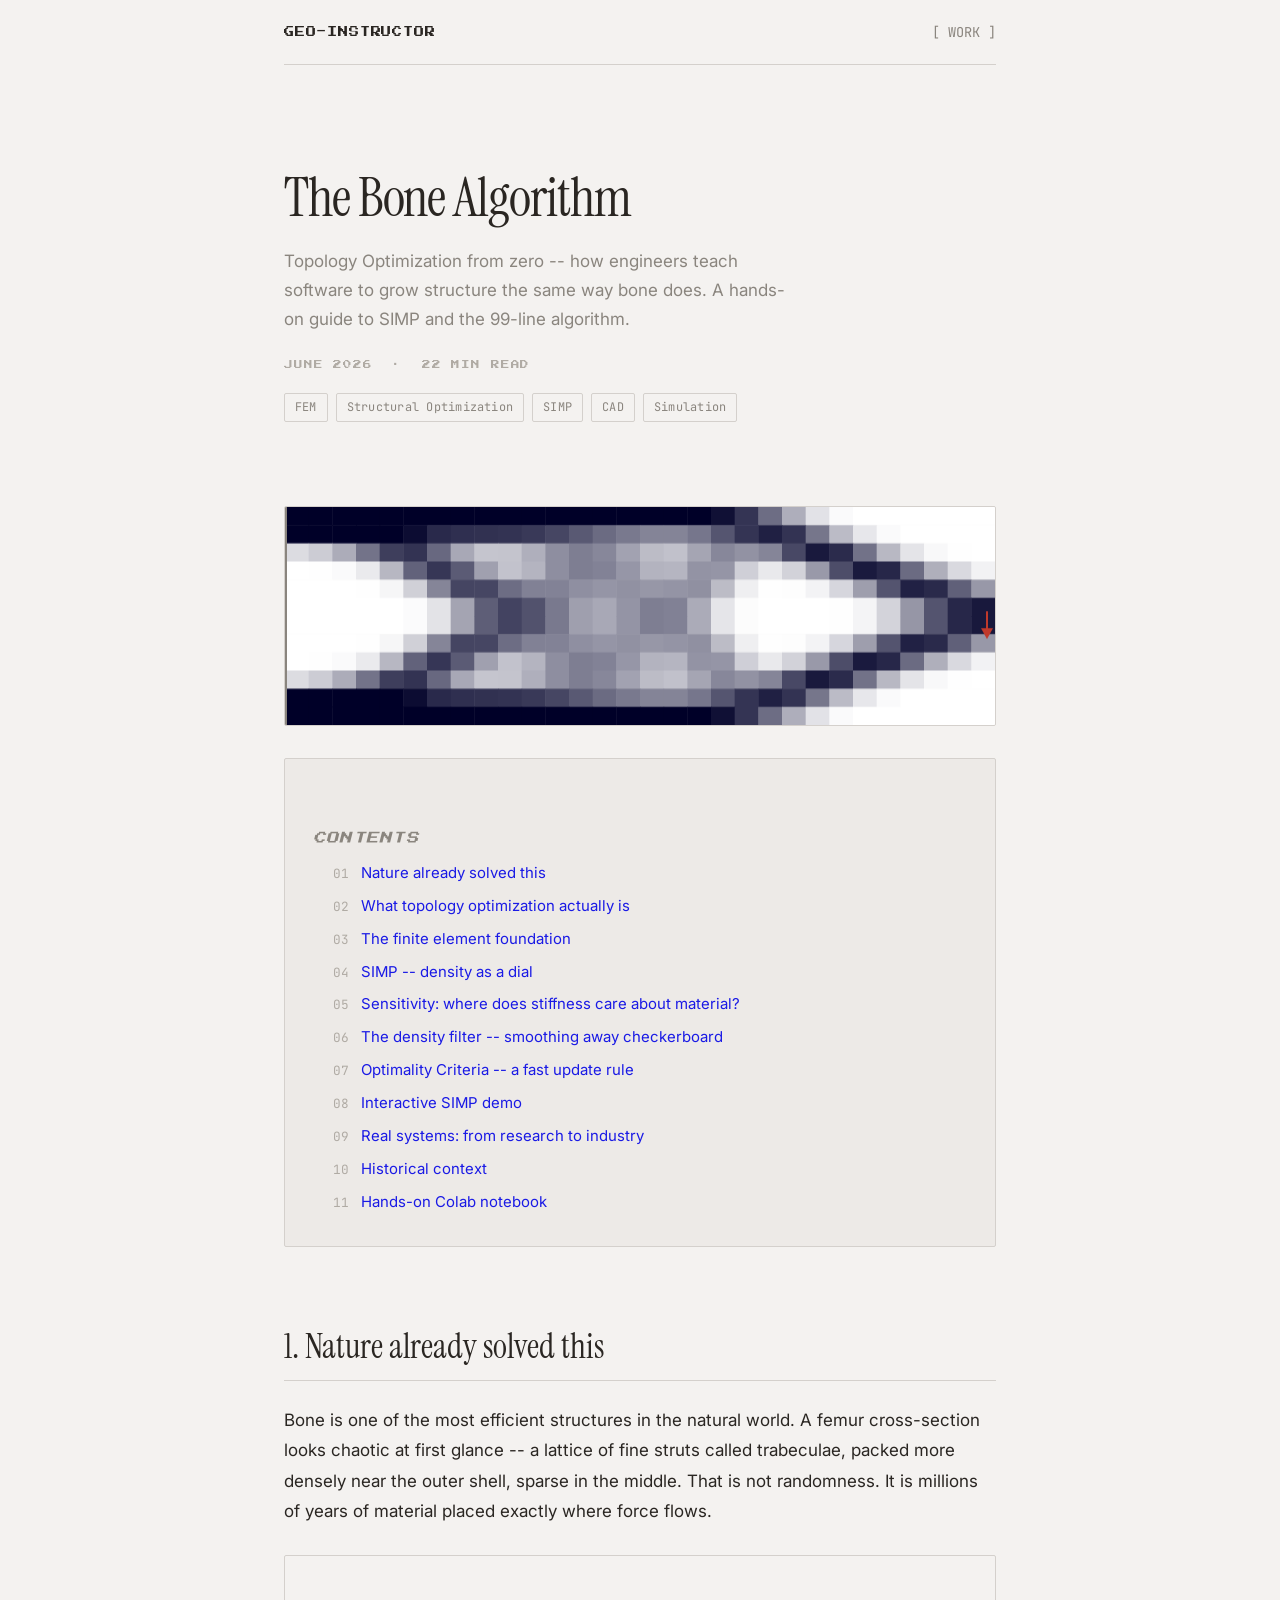
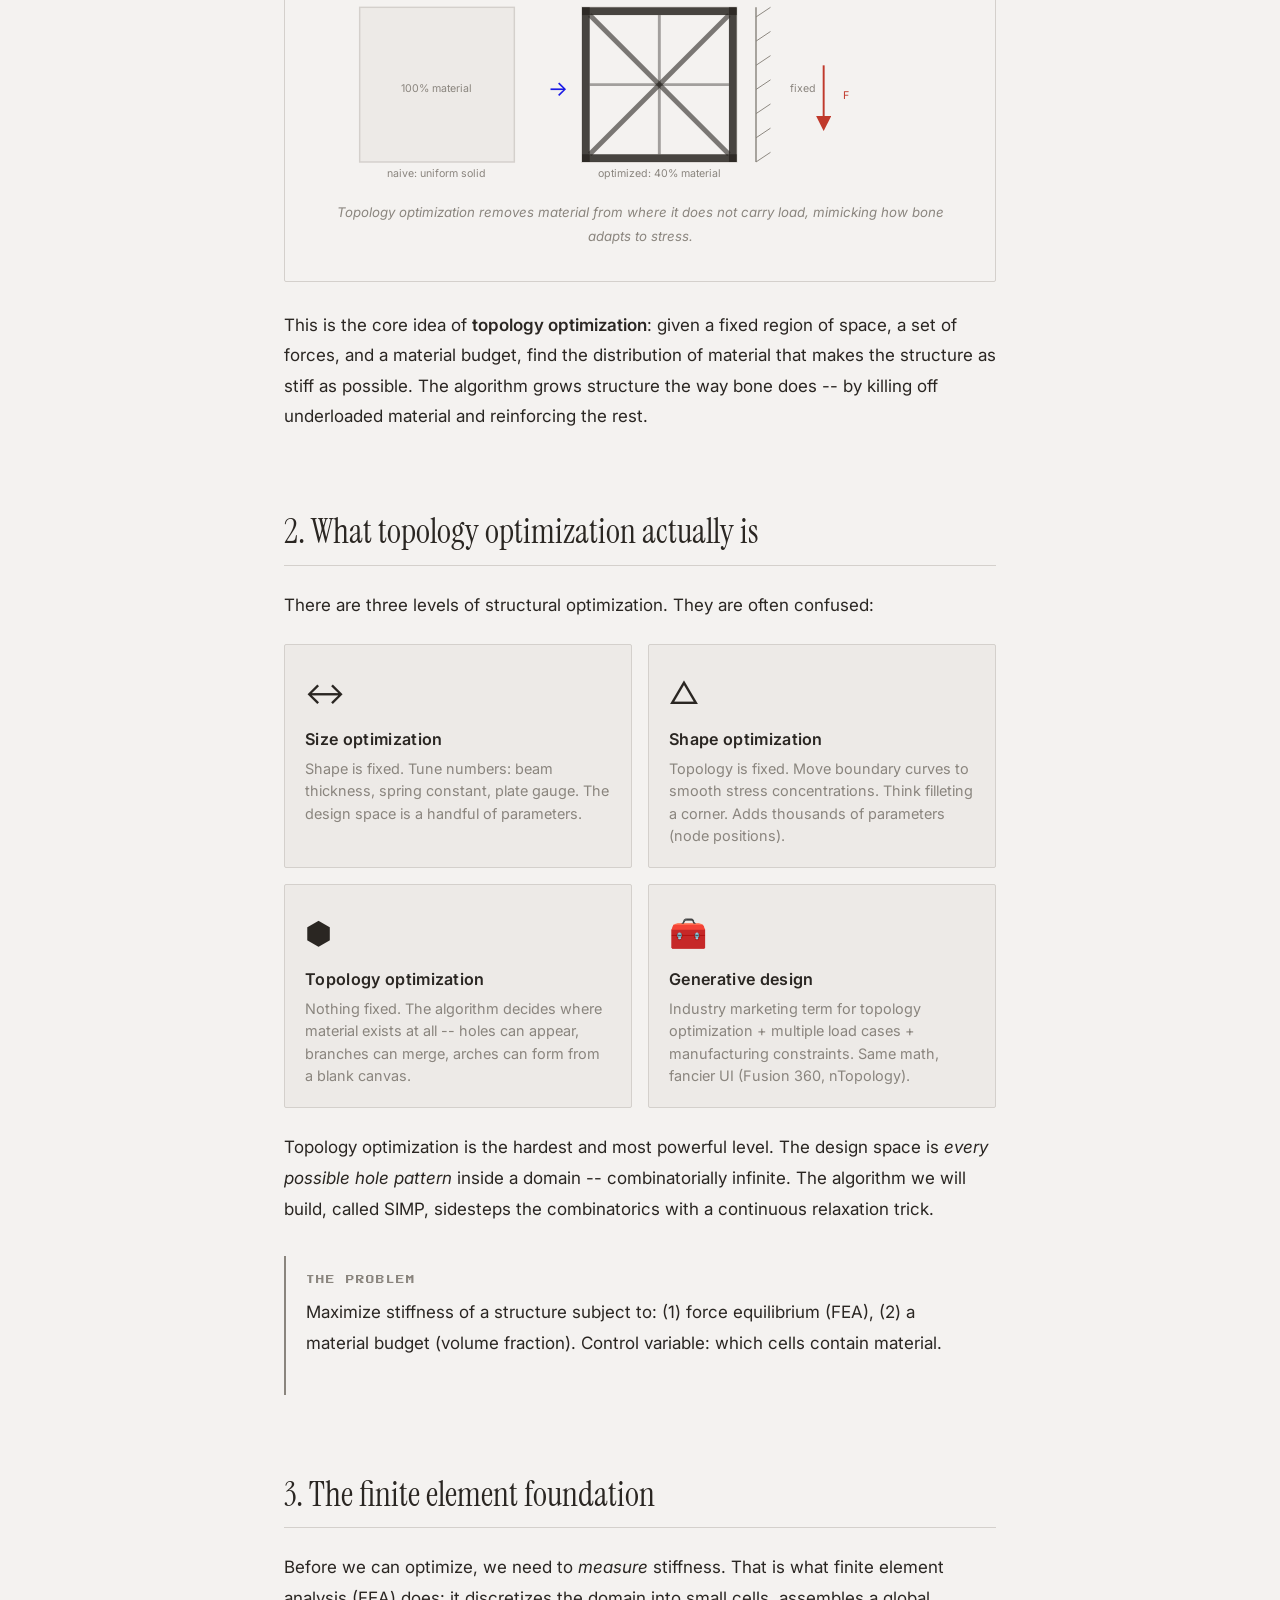
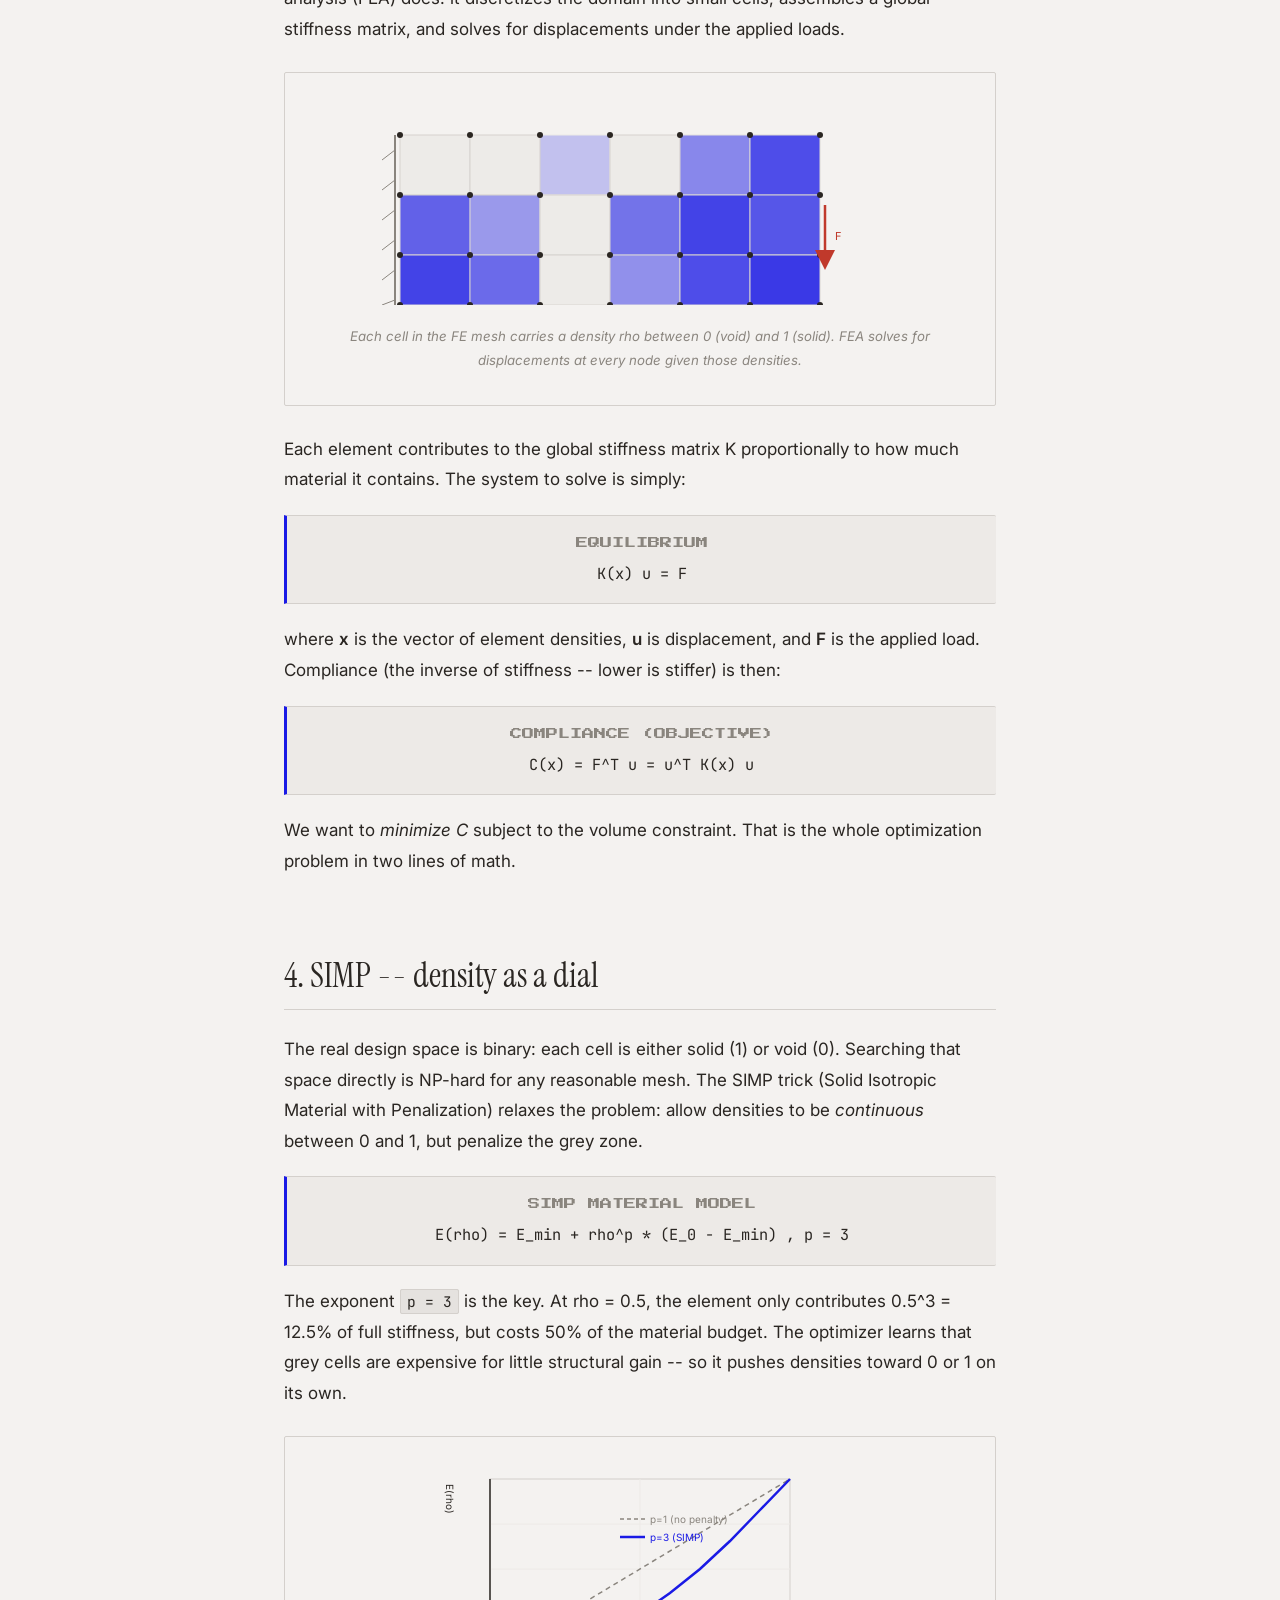
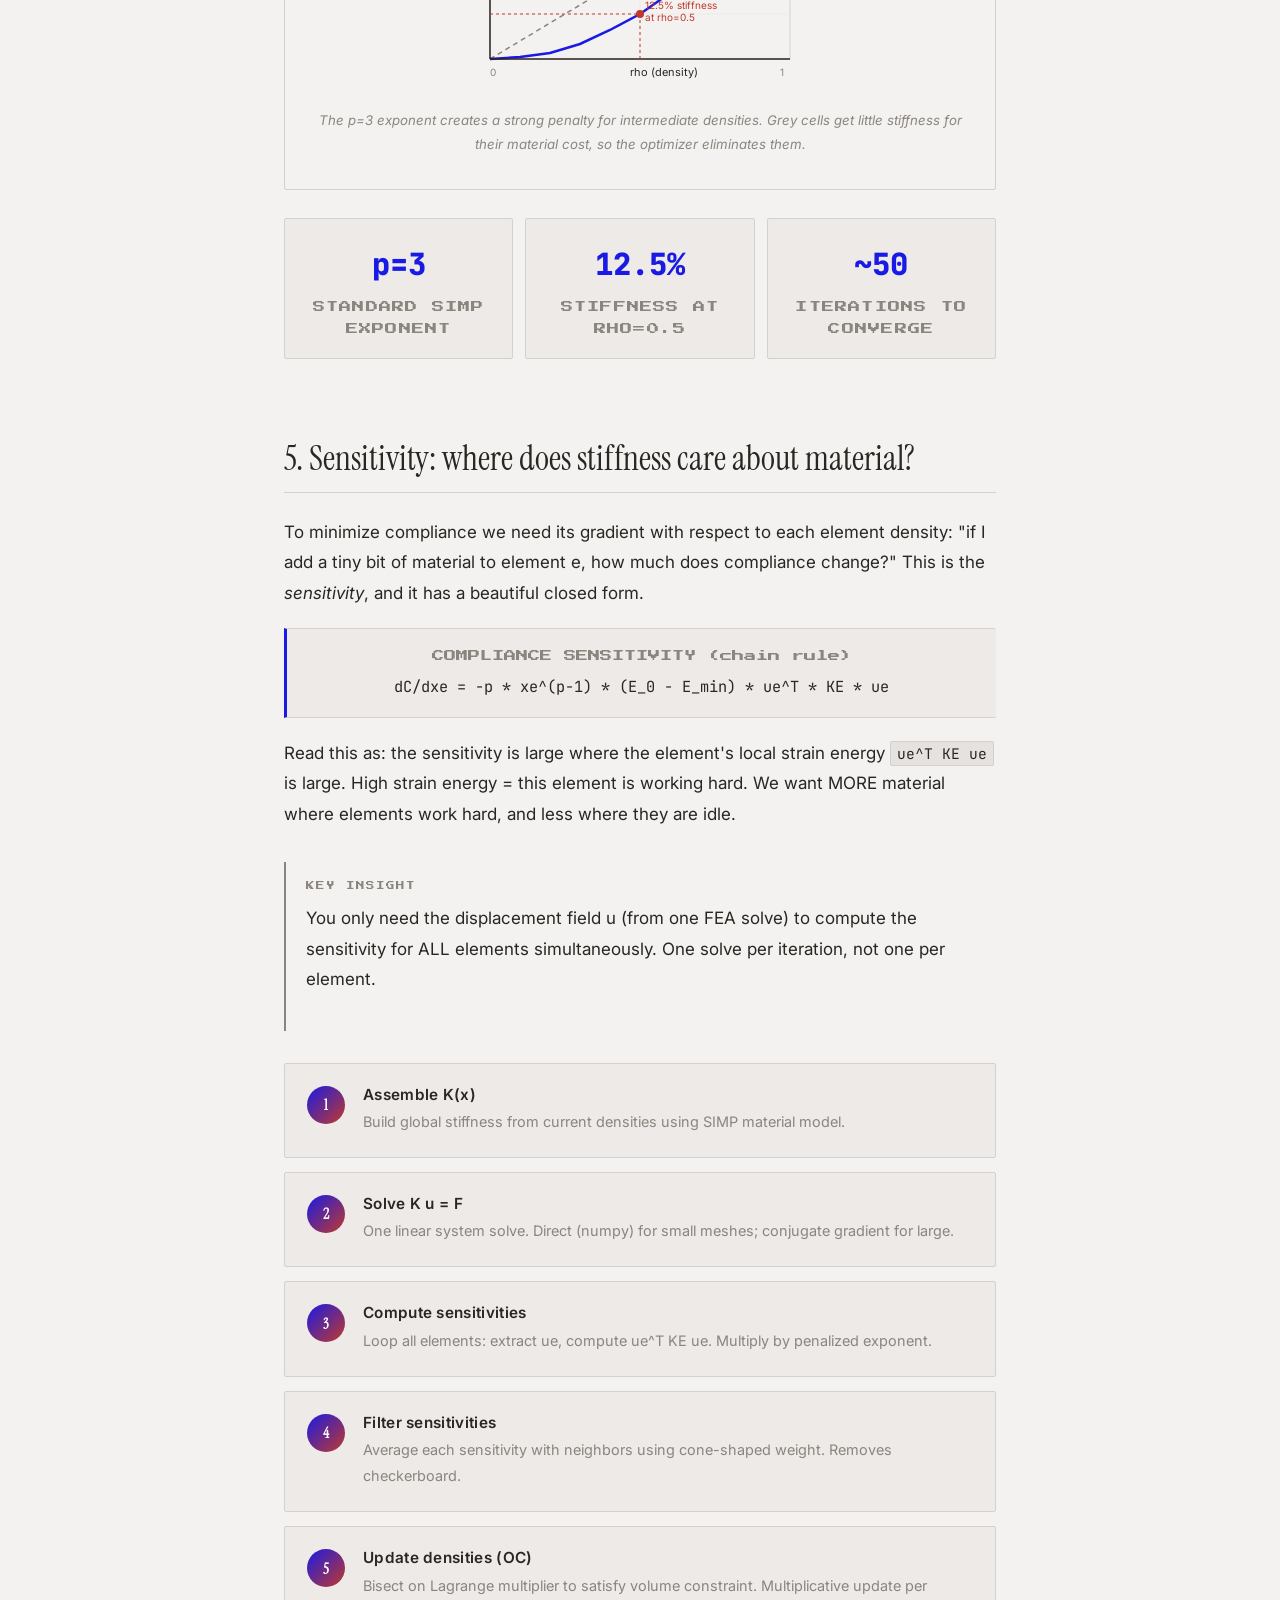
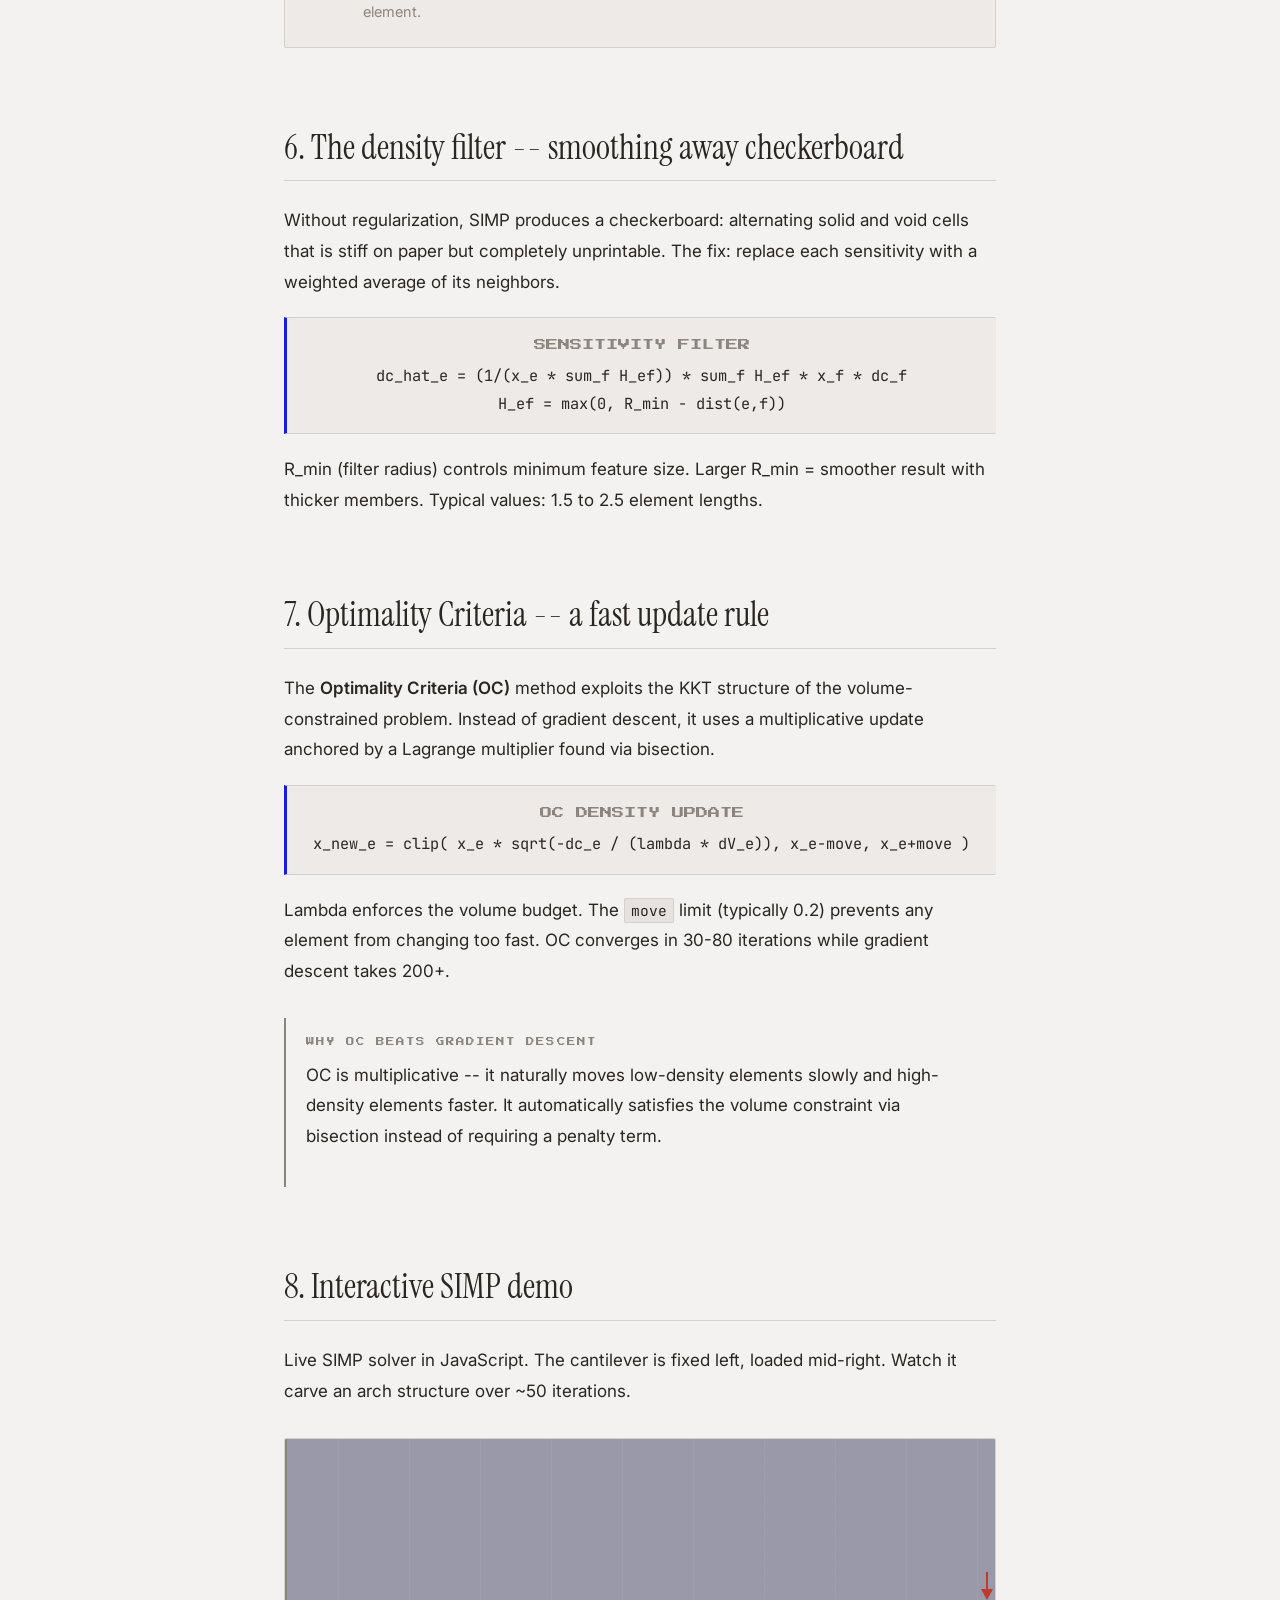
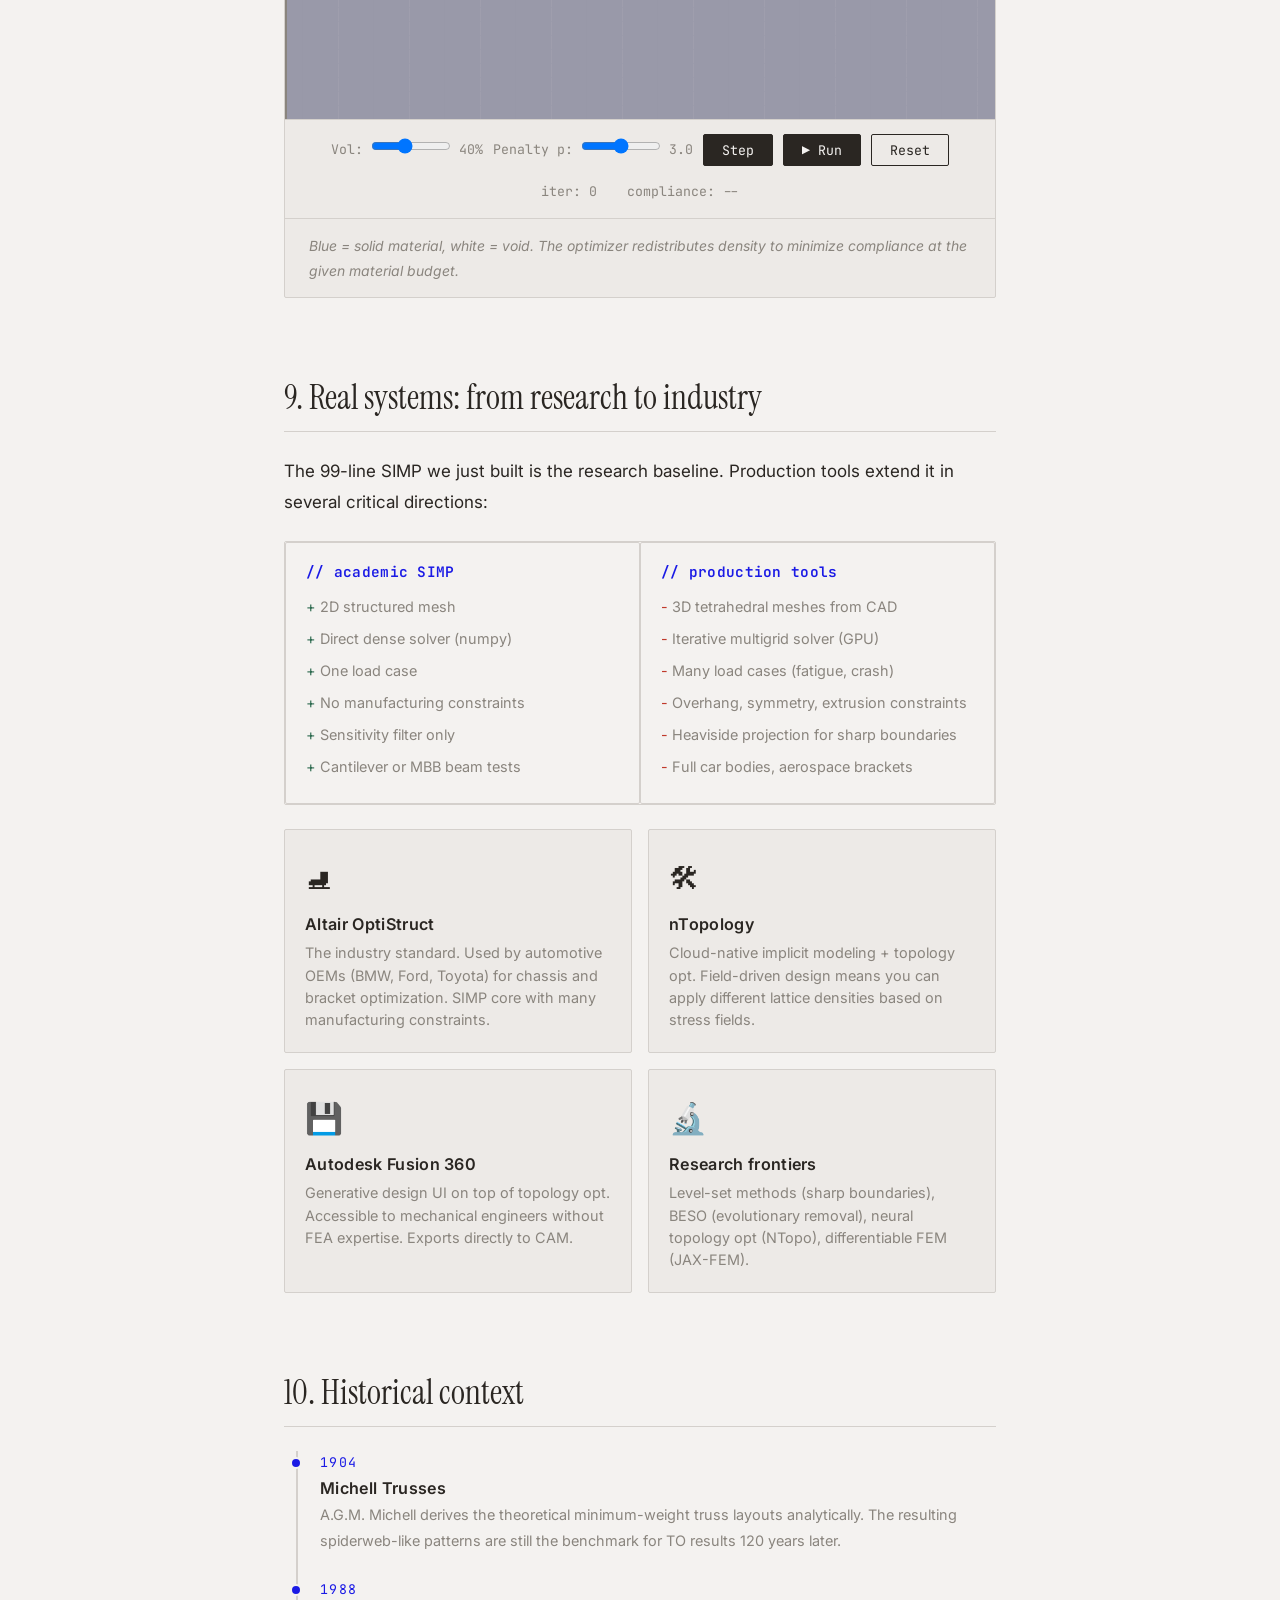
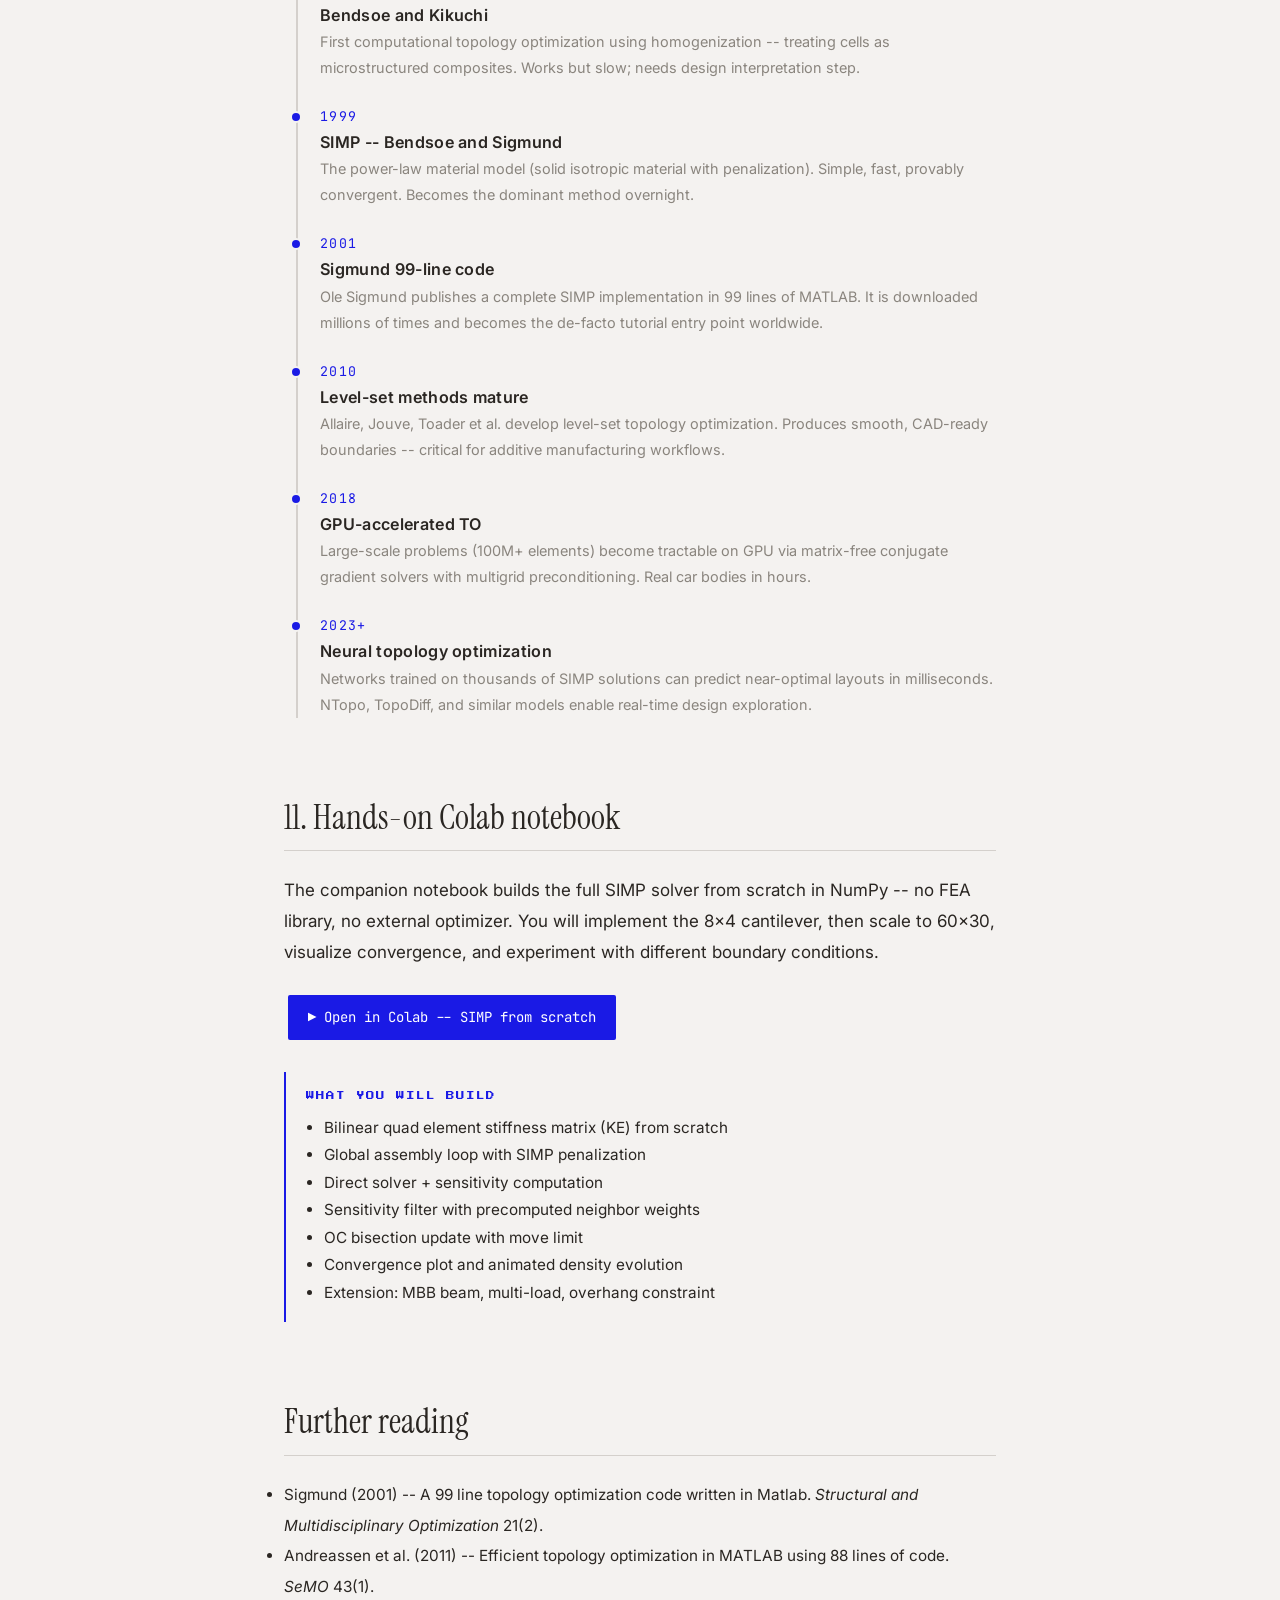
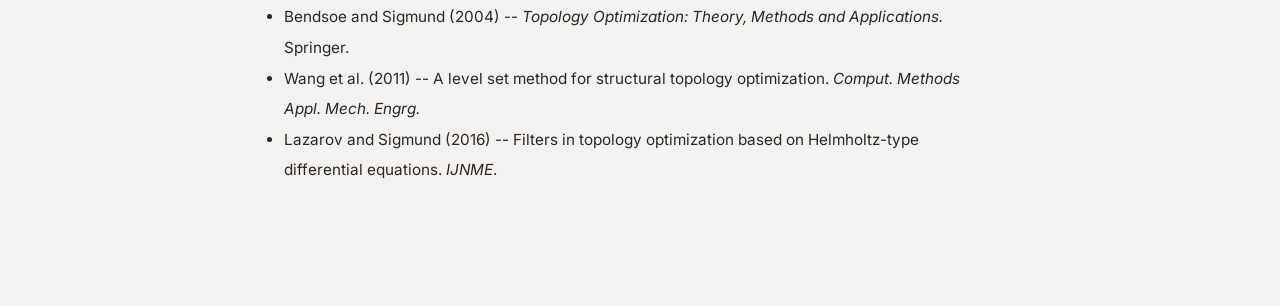
<file: posts/topology-optimization/index.html>
<!DOCTYPE html>
<html lang="en">
<head>
  <meta charset="UTF-8">
  <meta name="viewport" content="width=device-width, initial-scale=1.0">
  <title>The Bone Algorithm -- Topology Optimization from Zero</title>
  <link rel="stylesheet" href="../../css/style.css">
  <link href="https://fonts.googleapis.com/css2?family=Instrument+Serif:ital@0;1&family=Inter:wght@400;600;700&family=JetBrains+Mono:wght@400;600&family=Press+Start+2P&display=swap" rel="stylesheet">
  <style>
    .scene-box { background:var(--bg-card); border:1px solid var(--border); border-radius:var(--radius); margin:32px 0; overflow:hidden; }
    .scene-box canvas { width:100%; display:block; }
    .scene-caption { padding:14px 24px; font-size:0.82rem; color:var(--text-muted); font-style:italic; border-top:1px solid var(--border); }
    .scene-controls { display:flex; gap:10px; align-items:center; justify-content:center; padding:14px 24px; border-top:1px solid var(--border); flex-wrap:wrap; }
    .scene-controls label { font-size:0.78rem; color:var(--text-muted); font-family:var(--font-mono); }

    .concept-grid { display:grid; grid-template-columns:1fr 1fr; gap:16px; margin:24px 0; }
    .concept-card { background:var(--bg-card); border:1px solid var(--border); border-radius:var(--radius); padding:20px; }
    .concept-card h4 { color:var(--text); margin-bottom:8px; font-size:0.95rem; }
    .concept-card p  { font-size:0.85rem; color:var(--text-muted); margin:0; }
    .concept-card .icon { font-size:1.8rem; margin-bottom:10px; }
    @media(max-width:600px){ .concept-grid{grid-template-columns:1fr;} }

    .timeline { position:relative; padding-left:36px; margin:24px 0; }
    .timeline::before { content:''; position:absolute; left:12px; top:0; bottom:0; width:2px; background:var(--border); }
    .timeline-item { position:relative; margin-bottom:24px; }
    .timeline-item::before { content:''; position:absolute; left:-30px; top:6px; width:12px; height:12px; border-radius:50%; background:var(--accent); border:2px solid var(--bg); }
    .timeline-item h4 { color:var(--text); margin-bottom:4px; font-size:0.95rem; }
    .timeline-item p  { color:var(--text-muted); font-size:0.85rem; margin:0; }
    .timeline-item .year { color:var(--accent); font-family:var(--font-mono); font-size:0.78rem; }

    .arch-card { display:flex; gap:18px; align-items:flex-start; background:var(--bg-card); border:1px solid var(--border); border-radius:var(--radius); padding:22px; margin:14px 0; }
    .arch-card .num { flex-shrink:0; width:38px; height:38px; display:flex; align-items:center; justify-content:center; border-radius:50%; background:linear-gradient(135deg,var(--accent),#C0392B); font-weight:700; color:#fff; font-size:0.9rem; }
    .arch-card .body h4 { color:var(--text); margin-bottom:5px; }
    .arch-card .body p  { color:var(--text-muted); font-size:0.85rem; margin:0; }

    .stats-row { display:grid; grid-template-columns:repeat(3,1fr); gap:12px; margin:24px 0; }
    .stat-box  { background:var(--bg-card); border:1px solid var(--border); border-radius:var(--radius); padding:18px; text-align:center; }
    .stat-box .val   { font-size:1.8rem; font-weight:800; color:var(--accent); font-family:var(--font-mono); }
    .stat-box .label { font-size:0.72rem; color:var(--text-muted); margin-top:4px; }
    @media(max-width:600px){ .stats-row{grid-template-columns:1fr;} }

    .equation { background:var(--bg-card); border-left:3px solid var(--accent); padding:16px 22px; margin:20px 0; border-radius:0 var(--radius) var(--radius) 0; font-family:var(--font-mono); font-size:0.9rem; color:var(--text); }
    .equation .eq-label { color:var(--text-muted); font-size:0.72rem; margin-bottom:6px; font-family:var(--font-pixel); }

    .comparison { display:grid; grid-template-columns:1fr 1fr; gap:0; border:1px solid var(--border); border-radius:var(--radius); overflow:hidden; margin:24px 0; }
    .comparison .col { padding:20px; }
    .comparison .col:first-child { border-right:1px solid var(--border); }
    .comparison .col h4 { font-size:0.85rem; margin-bottom:10px; color:var(--accent); font-family:var(--font-mono); }
    .comparison .col ul { list-style:none; font-size:0.85rem; color:var(--text-muted); }
    .comparison .col ul li { padding:3px 0; }
    .comparison .col ul li::before { content:"+ "; color:#2D6A4F; }
    .comparison .col:last-child ul li::before { content:"- "; color:#C0392B; }

    .nb-colab { display:inline-flex; align-items:center; gap:8px; background:var(--accent); color:#fff; padding:10px 20px; border-radius:var(--radius); font-family:var(--font-mono); font-size:0.82rem; text-decoration:none; margin:8px 4px; }
    .nb-colab:hover { opacity:0.85; }

    .toc { background:var(--bg-card); border:1px solid var(--border); border-radius:var(--radius); padding:24px 28px; margin:32px 0; }
    .toc h3 { font-size:0.72rem; font-family:var(--font-pixel); color:var(--text-muted); margin-bottom:14px; letter-spacing:0.1em; }
    .toc ol  { padding-left:20px; }
    .toc li  { font-size:0.88rem; margin:6px 0; }
    .toc a   { color:var(--accent); text-decoration:none; }
    .toc a:hover { text-decoration:underline; }

    .visual { margin:28px 0; text-align:center; }
    .visual svg { max-width:100%; }
    .visual .caption { font-size:0.78rem; color:var(--text-muted); margin-top:10px; font-style:italic; }

    .hero-canvas-wrap { height:220px; background:var(--bg-card); border:1px solid var(--border); border-radius:var(--radius); margin:24px 0; overflow:hidden; }
    .hero-canvas-wrap canvas { width:100%; height:100%; display:block; }
  </style>
</head>
<body>
<div class="container">

  <nav class="site-nav">
    <a href="../../index.html" class="logo">GEO-INSTRUCTOR</a>
    <div class="nav-links">
      <a href="../../index.html">[ WORK ]</a>
    </div>
  </nav>

  <header class="hero">
    <h1>The Bone Algorithm</h1>
    <p class="subtitle">
      Topology Optimization from zero -- how engineers teach software to grow structure
      the same way bone does. A hands-on guide to SIMP and the 99-line algorithm.
    </p>
    <p class="meta pixel-label">JUNE 2026 &nbsp;&#183;&nbsp; 22 min read</p>
    <div class="tags">
      <span class="tag">FEM</span>
      <span class="tag">Structural Optimization</span>
      <span class="tag">SIMP</span>
      <span class="tag">CAD</span>
      <span class="tag">Simulation</span>
    </div>
  </header>

  <!-- hero: live SIMP running as the page loads -->
  <div class="hero-canvas-wrap">
    <canvas id="heroCanvas"></canvas>
  </div>

  <!-- TOC -->
  <nav class="toc">
    <h3>CONTENTS</h3>
    <ol>
      <li><a href="#s1">Nature already solved this</a></li>
      <li><a href="#s2">What topology optimization actually is</a></li>
      <li><a href="#s3">The finite element foundation</a></li>
      <li><a href="#s4">SIMP -- density as a dial</a></li>
      <li><a href="#s5">Sensitivity: where does stiffness care about material?</a></li>
      <li><a href="#s6">The density filter -- smoothing away checkerboard</a></li>
      <li><a href="#s7">Optimality Criteria -- a fast update rule</a></li>
      <li><a href="#s8">Interactive SIMP demo</a></li>
      <li><a href="#s9">Real systems: from research to industry</a></li>
      <li><a href="#s10">Historical context</a></li>
      <li><a href="#s11">Hands-on Colab notebook</a></li>
    </ol>
  </nav>

<!-- ====== SECTIONS 1-4 ====== -->
<article>
<section id="s1">
  <h2>1. Nature already solved this</h2>
  <p>
    Bone is one of the most efficient structures in the natural world.
    A femur cross-section looks chaotic at first glance -- a lattice of
    fine struts called trabeculae, packed more densely near the outer shell,
    sparse in the middle. That is not randomness. It is millions of years of
    material placed exactly where force flows.
  </p>
  <div class="visual">
    <svg viewBox="0 0 600 200" xmlns="http://www.w3.org/2000/svg" style="max-width:580px;">
      <!-- left: solid block -->
      <rect x="10" y="20" width="160" height="160" fill="#EDEAE7" stroke="#D4D0CC" stroke-width="1.5"/>
      <text x="90" y="196" text-anchor="middle" font-family="Inter,sans-serif" font-size="11" fill="#8A857E">naive: uniform solid</text>
      <text x="90" y="108" text-anchor="middle" font-family="Inter,sans-serif" font-size="11" fill="#8A857E">100% material</text>

      <!-- arrow -->
      <text x="205" y="112" font-family="Inter,sans-serif" font-size="22" fill="#1A1AE5">-&gt;</text>

      <!-- right: trabecular-like lattice -->
      <rect x="240" y="20" width="160" height="160" fill="#F4F2F0" stroke="#D4D0CC" stroke-width="1.5"/>
      <!-- dense outer shell struts -->
      <rect x="240" y="20" width="8" height="160" fill="#2A2622" opacity="0.85"/>
      <rect x="392" y="20" width="8" height="160" fill="#2A2622" opacity="0.85"/>
      <rect x="240" y="20" width="160" height="8" fill="#2A2622" opacity="0.85"/>
      <rect x="240" y="172" width="160" height="8" fill="#2A2622" opacity="0.85"/>
      <!-- inner diagonals (load paths) -->
      <line x1="248" y1="28" x2="392" y2="172" stroke="#2A2622" stroke-width="5" opacity="0.6"/>
      <line x1="392" y1="28" x2="248" y2="172" stroke="#2A2622" stroke-width="5" opacity="0.6"/>
      <line x1="320" y1="28" x2="320" y2="172" stroke="#2A2622" stroke-width="3" opacity="0.4"/>
      <line x1="248" y1="100" x2="392" y2="100" stroke="#2A2622" stroke-width="3" opacity="0.4"/>
      <text x="320" y="196" text-anchor="middle" font-family="Inter,sans-serif" font-size="11" fill="#8A857E">optimized: 40% material</text>

      <!-- compliance label -->
      <text x="320" y="215" text-anchor="middle" font-family="Inter,sans-serif" font-size="10" fill="#1A1AE5">same stiffness, 60% less material</text>

      <!-- force arrow -->
      <line x1="490" y1="80" x2="490" y2="140" stroke="#C0392B" stroke-width="2" marker-end="url(#arr)"/>
      <text x="510" y="115" font-family="Inter,sans-serif" font-size="11" fill="#C0392B">F</text>
      <!-- support hatch left -->
      <line x1="420" y1="20" x2="420" y2="180" stroke="#8A857E" stroke-width="1.5"/>
      <line x1="420" y1="30"  x2="435" y2="20"  stroke="#8A857E" stroke-width="1"/>
      <line x1="420" y1="55"  x2="435" y2="45"  stroke="#8A857E" stroke-width="1"/>
      <line x1="420" y1="80"  x2="435" y2="70"  stroke="#8A857E" stroke-width="1"/>
      <line x1="420" y1="105" x2="435" y2="95"  stroke="#8A857E" stroke-width="1"/>
      <line x1="420" y1="130" x2="435" y2="120" stroke="#8A857E" stroke-width="1"/>
      <line x1="420" y1="155" x2="435" y2="145" stroke="#8A857E" stroke-width="1"/>
      <line x1="420" y1="180" x2="435" y2="170" stroke="#8A857E" stroke-width="1"/>
      <text x="455" y="108" font-family="Inter,sans-serif" font-size="11" fill="#8A857E">fixed</text>
      <defs>
        <marker id="arr" markerWidth="8" markerHeight="8" refX="4" refY="4" orient="auto">
          <path d="M0,0 L8,4 L0,8 Z" fill="#C0392B"/>
        </marker>
      </defs>
    </svg>
    <div class="caption">Topology optimization removes material from where it does not carry load, mimicking how bone adapts to stress.</div>
  </div>
  <p>
    This is the core idea of <strong>topology optimization</strong>: given a fixed region of space, a set of
    forces, and a material budget, find the distribution of material that makes the structure
    as stiff as possible. The algorithm grows structure the way bone does -- by killing off
    underloaded material and reinforcing the rest.
  </p>
</section>

<section id="s2">
  <h2>2. What topology optimization actually is</h2>
  <p>
    There are three levels of structural optimization. They are often confused:
  </p>
  <div class="concept-grid">
    <div class="concept-card">
      <div class="icon">&#8596;</div>
      <h4>Size optimization</h4>
      <p>Shape is fixed. Tune numbers: beam thickness, spring constant, plate gauge.
         The design space is a handful of parameters.</p>
    </div>
    <div class="concept-card">
      <div class="icon">&#9651;</div>
      <h4>Shape optimization</h4>
      <p>Topology is fixed. Move boundary curves to smooth stress concentrations.
         Think filleting a corner. Adds thousands of parameters (node positions).</p>
    </div>
    <div class="concept-card">
      <div class="icon">&#11042;</div>
      <h4>Topology optimization</h4>
      <p>Nothing fixed. The algorithm decides where material exists at all --
         holes can appear, branches can merge, arches can form from a blank canvas.</p>
    </div>
    <div class="concept-card">
      <div class="icon">&#129520;</div>
      <h4>Generative design</h4>
      <p>Industry marketing term for topology optimization + multiple load cases +
         manufacturing constraints. Same math, fancier UI (Fusion 360, nTopology).</p>
    </div>
  </div>
  <p>
    Topology optimization is the hardest and most powerful level. The design space is
    <em>every possible hole pattern</em> inside a domain -- combinatorially infinite.
    The algorithm we will build, called SIMP, sidesteps the combinatorics with a
    continuous relaxation trick.
  </p>

  <div class="callout insight">
    <div class="callout-title pixel-label">THE PROBLEM</div>
    <p>Maximize stiffness of a structure subject to: (1) force equilibrium (FEA), (2) a material budget (volume fraction). Control variable: which cells contain material.</p>
  </div>
</section>

<section id="s3">
  <h2>3. The finite element foundation</h2>
  <p>
    Before we can optimize, we need to <em>measure</em> stiffness. That is what finite
    element analysis (FEA) does: it discretizes the domain into small cells, assembles a
    global stiffness matrix, and solves for displacements under the applied loads.
  </p>

  <!-- FEA mesh SVG -->
  <div class="visual">
    <svg viewBox="0 0 540 200" xmlns="http://www.w3.org/2000/svg" style="max-width:540px;">
      <!-- mesh grid 6x3 -->
      <g id="mesh" opacity="0.9">
        <!-- fill elements -->
        <rect x="30" y="30" width="70" height="60" fill="#EDEAE7" stroke="#D4D0CC" stroke-width="1"/>
        <rect x="100" y="30" width="70" height="60" fill="#EDEAE7" stroke="#D4D0CC" stroke-width="1"/>
        <rect x="170" y="30" width="70" height="60" fill="#1A1AE5" stroke="#D4D0CC" stroke-width="1" opacity="0.25"/>
        <rect x="240" y="30" width="70" height="60" fill="#EDEAE7" stroke="#D4D0CC" stroke-width="1"/>
        <rect x="310" y="30" width="70" height="60" fill="#1A1AE5" stroke="#D4D0CC" stroke-width="1" opacity="0.55"/>
        <rect x="380" y="30" width="70" height="60" fill="#1A1AE5" stroke="#D4D0CC" stroke-width="1" opacity="0.85"/>
        <rect x="30" y="90" width="70" height="60" fill="#1A1AE5" stroke="#D4D0CC" stroke-width="1" opacity="0.75"/>
        <rect x="100" y="90" width="70" height="60" fill="#1A1AE5" stroke="#D4D0CC" stroke-width="1" opacity="0.45"/>
        <rect x="170" y="90" width="70" height="60" fill="#EDEAE7" stroke="#D4D0CC" stroke-width="1"/>
        <rect x="240" y="90" width="70" height="60" fill="#1A1AE5" stroke="#D4D0CC" stroke-width="1" opacity="0.65"/>
        <rect x="310" y="90" width="70" height="60" fill="#1A1AE5" stroke="#D4D0CC" stroke-width="1" opacity="0.90"/>
        <rect x="380" y="90" width="70" height="60" fill="#1A1AE5" stroke="#D4D0CC" stroke-width="1" opacity="0.80"/>
        <rect x="30" y="150" width="70" height="50" fill="#1A1AE5" stroke="#D4D0CC" stroke-width="1" opacity="0.90"/>
        <rect x="100" y="150" width="70" height="50" fill="#1A1AE5" stroke="#D4D0CC" stroke-width="1" opacity="0.70"/>
        <rect x="170" y="150" width="70" height="50" fill="#EDEAE7" stroke="#D4D0CC" stroke-width="1"/>
        <rect x="240" y="150" width="70" height="50" fill="#1A1AE5" stroke="#D4D0CC" stroke-width="1" opacity="0.50"/>
        <rect x="310" y="150" width="70" height="50" fill="#1A1AE5" stroke="#D4D0CC" stroke-width="1" opacity="0.85"/>
        <rect x="380" y="150" width="70" height="50" fill="#1A1AE5" stroke="#D4D0CC" stroke-width="1" opacity="0.95"/>
      </g>
      <!-- node dots -->
      <g fill="#2A2622">
        <circle cx="30"  cy="30"  r="3"/><circle cx="100" cy="30"  r="3"/><circle cx="170" cy="30"  r="3"/>
        <circle cx="240" cy="30"  r="3"/><circle cx="310" cy="30"  r="3"/><circle cx="380" cy="30"  r="3"/>
        <circle cx="450" cy="30"  r="3"/>
        <circle cx="30"  cy="90"  r="3"/><circle cx="100" cy="90"  r="3"/><circle cx="170" cy="90"  r="3"/>
        <circle cx="240" cy="90"  r="3"/><circle cx="310" cy="90"  r="3"/><circle cx="380" cy="90"  r="3"/>
        <circle cx="450" cy="90"  r="3"/>
        <circle cx="30"  cy="150" r="3"/><circle cx="100" cy="150" r="3"/><circle cx="170" cy="150" r="3"/>
        <circle cx="240" cy="150" r="3"/><circle cx="310" cy="150" r="3"/><circle cx="380" cy="150" r="3"/>
        <circle cx="450" cy="150" r="3"/>
        <circle cx="30"  cy="200" r="3"/><circle cx="100" cy="200" r="3"/><circle cx="170" cy="200" r="3"/>
        <circle cx="240" cy="200" r="3"/><circle cx="310" cy="200" r="3"/><circle cx="380" cy="200" r="3"/>
        <circle cx="450" cy="200" r="3"/>
      </g>
      <!-- support hatch left -->
      <line x1="25" y1="30" x2="25" y2="200" stroke="#8A857E" stroke-width="2"/>
      <line x1="25" y1="45"  x2="12" y2="55"  stroke="#8A857E"/>
      <line x1="25" y1="75"  x2="12" y2="85"  stroke="#8A857E"/>
      <line x1="25" y1="105" x2="12" y2="115" stroke="#8A857E"/>
      <line x1="25" y1="135" x2="12" y2="145" stroke="#8A857E"/>
      <line x1="25" y1="165" x2="12" y2="175" stroke="#8A857E"/>
      <line x1="25" y1="195" x2="12" y2="200" stroke="#8A857E"/>
      <!-- load arrow mid-right -->
      <line x1="455" y1="100" x2="455" y2="155" stroke="#C0392B" stroke-width="2.5" marker-end="url(#arr2)"/>
      <text x="465" y="135" font-family="Inter,sans-serif" font-size="11" fill="#C0392B">F</text>
      <defs>
        <marker id="arr2" markerWidth="8" markerHeight="8" refX="4" refY="4" orient="auto">
          <path d="M0,0 L8,4 L0,8 Z" fill="#C0392B"/>
        </marker>
      </defs>
      <!-- density label -->
      <text x="205" y="218" text-anchor="middle" font-family="Inter,sans-serif" font-size="10" fill="#1A1AE5">blue intensity = element density (0 to 1)</text>
    </svg>
    <div class="caption">Each cell in the FE mesh carries a density rho between 0 (void) and 1 (solid). FEA solves for displacements at every node given those densities.</div>
  </div>

  <p>
    Each element contributes to the global stiffness matrix K proportionally to how
    much material it contains. The system to solve is simply:
  </p>
  <div class="equation">
    <div class="eq-label">EQUILIBRIUM</div>
    K(x) u = F
  </div>
  <p>
    where <strong>x</strong> is the vector of element densities, <strong>u</strong> is displacement,
    and <strong>F</strong> is the applied load. Compliance (the inverse of stiffness -- lower is stiffer)
    is then:
  </p>
  <div class="equation">
    <div class="eq-label">COMPLIANCE (OBJECTIVE)</div>
    C(x) = F^T u = u^T K(x) u
  </div>
  <p>
    We want to <em>minimize C</em> subject to the volume constraint. That is the whole
    optimization problem in two lines of math.
  </p>
</section>

<section id="s4">
  <h2>4. SIMP -- density as a dial</h2>
  <p>
    The real design space is binary: each cell is either solid (1) or void (0).
    Searching that space directly is NP-hard for any reasonable mesh. The SIMP trick
    (Solid Isotropic Material with Penalization) relaxes the problem: allow densities
    to be <em>continuous</em> between 0 and 1, but penalize the grey zone.
  </p>
  <div class="equation">
    <div class="eq-label">SIMP MATERIAL MODEL</div>
    E(rho) = E_min + rho^p * (E_0 - E_min) ,  p = 3
  </div>
  <p>
    The exponent <code>p = 3</code> is the key. At rho = 0.5, the element only contributes
    0.5^3 = 12.5% of full stiffness, but costs 50% of the material budget. The
    optimizer learns that grey cells are expensive for little structural gain -- so it
    pushes densities toward 0 or 1 on its own.
  </p>

  <!-- SIMP curve SVG -->
  <div class="visual">
    <svg viewBox="0 0 400 220" xmlns="http://www.w3.org/2000/svg" style="max-width:400px;">
      <rect x="50" y="10" width="300" height="180" fill="#F4F2F0" stroke="#D4D0CC" stroke-width="1"/>
      <!-- grid -->
      <line x1="50" y1="100" x2="350" y2="100" stroke="#EDEAE7" stroke-width="1"/>
      <line x1="50" y1="55"  x2="350" y2="55"  stroke="#EDEAE7" stroke-width="1"/>
      <line x1="50" y1="145" x2="350" y2="145" stroke="#EDEAE7" stroke-width="1"/>
      <line x1="200" y1="10"  x2="200" y2="190" stroke="#EDEAE7" stroke-width="1"/>
      <!-- linear p=1 (dashed) -->
      <line x1="50" y1="190" x2="350" y2="10" stroke="#8A857E" stroke-width="1.5" stroke-dasharray="5,4"/>
      <!-- SIMP p=3 curve (polyline approx) -->
      <polyline
        points="50,190 80,188 110,184 140,175 170,161 200,145 230,124 260,100 290,72 320,41 350,10"
        fill="none" stroke="#1A1AE5" stroke-width="2.5"/>
      <!-- axes -->
      <line x1="50" y1="190" x2="350" y2="190" stroke="#2A2622" stroke-width="1.5"/>
      <line x1="50" y1="10"  x2="50" y2="190"  stroke="#2A2622" stroke-width="1.5"/>
      <!-- labels -->
      <text x="190" y="207" font-family="Inter,sans-serif" font-size="11" fill="#2A2622">rho (density)</text>
      <text x="50" y="207" font-family="Inter,sans-serif" font-size="10" fill="#8A857E">0</text>
      <text x="340" y="207" font-family="Inter,sans-serif" font-size="10" fill="#8A857E">1</text>
      <text x="10" y="15" font-family="Inter,sans-serif" font-size="10" fill="#2A2622" writing-mode="tb">E(rho)</text>
      <!-- legend -->
      <line x1="180" y1="50" x2="205" y2="50" stroke="#8A857E" stroke-width="1.5" stroke-dasharray="4,3"/>
      <text x="210" y="54" font-family="Inter,sans-serif" font-size="10" fill="#8A857E">p=1 (no penalty)</text>
      <line x1="180" y1="68" x2="205" y2="68" stroke="#1A1AE5" stroke-width="2.5"/>
      <text x="210" y="72" font-family="Inter,sans-serif" font-size="10" fill="#1A1AE5">p=3 (SIMP)</text>
      <!-- annotation at rho=0.5 -->
      <line x1="200" y1="145" x2="200" y2="190" stroke="#C0392B" stroke-width="1" stroke-dasharray="3,3"/>
      <line x1="50" y1="145" x2="200" y2="145" stroke="#C0392B" stroke-width="1" stroke-dasharray="3,3"/>
      <circle cx="200" cy="145" r="4" fill="#C0392B"/>
      <text x="205" y="140" font-family="Inter,sans-serif" font-size="10" fill="#C0392B">12.5% stiffness</text>
      <text x="205" y="152" font-family="Inter,sans-serif" font-size="10" fill="#C0392B">at rho=0.5</text>
    </svg>
    <div class="caption">The p=3 exponent creates a strong penalty for intermediate densities. Grey cells get little stiffness for their material cost, so the optimizer eliminates them.</div>
  </div>

  <div class="stats-row">
    <div class="stat-box">
      <div class="val">p=3</div>
      <div class="label">standard SIMP exponent</div>
    </div>
    <div class="stat-box">
      <div class="val">12.5%</div>
      <div class="label">stiffness at rho=0.5</div>
    </div>
    <div class="stat-box">
      <div class="val">~50</div>
      <div class="label">iterations to converge</div>
    </div>
  </div>
</section>


<!-- ====== SECTIONS 5-8 ====== -->
<section id="s5">
  <h2>5. Sensitivity: where does stiffness care about material?</h2>
  <p>
    To minimize compliance we need its gradient with respect to each element density:
    "if I add a tiny bit of material to element e, how much does compliance change?"
    This is the <em>sensitivity</em>, and it has a beautiful closed form.
  </p>
  <div class="equation">
    <div class="eq-label">COMPLIANCE SENSITIVITY (chain rule)</div>
    dC/dxe = -p * xe^(p-1) * (E_0 - E_min) * ue^T * KE * ue
  </div>
  <p>
    Read this as: the sensitivity is large where the element's local strain energy
    <code>ue^T KE ue</code> is large. High strain energy = this element is working hard.
    We want MORE material where elements work hard, and less where they are idle.
  </p>
  <div class="callout insight">
    <div class="callout-title pixel-label">KEY INSIGHT</div>
    <p>You only need the displacement field u (from one FEA solve) to compute the sensitivity for ALL elements simultaneously. One solve per iteration, not one per element.</p>
  </div>
  <div class="arch-card">
    <div class="num">1</div>
    <div class="body"><h4>Assemble K(x)</h4><p>Build global stiffness from current densities using SIMP material model.</p></div>
  </div>
  <div class="arch-card">
    <div class="num">2</div>
    <div class="body"><h4>Solve K u = F</h4><p>One linear system solve. Direct (numpy) for small meshes; conjugate gradient for large.</p></div>
  </div>
  <div class="arch-card">
    <div class="num">3</div>
    <div class="body"><h4>Compute sensitivities</h4><p>Loop all elements: extract ue, compute ue^T KE ue. Multiply by penalized exponent.</p></div>
  </div>
  <div class="arch-card">
    <div class="num">4</div>
    <div class="body"><h4>Filter sensitivities</h4><p>Average each sensitivity with neighbors using cone-shaped weight. Removes checkerboard.</p></div>
  </div>
  <div class="arch-card">
    <div class="num">5</div>
    <div class="body"><h4>Update densities (OC)</h4><p>Bisect on Lagrange multiplier to satisfy volume constraint. Multiplicative update per element.</p></div>
  </div>
</section>

<section id="s6">
  <h2>6. The density filter -- smoothing away checkerboard</h2>
  <p>
    Without regularization, SIMP produces a checkerboard: alternating solid and void
    cells that is stiff on paper but completely unprintable. The fix: replace each
    sensitivity with a weighted average of its neighbors.
  </p>
  <div class="equation">
    <div class="eq-label">SENSITIVITY FILTER</div>
    dc_hat_e = (1/(x_e * sum_f H_ef)) * sum_f H_ef * x_f * dc_f<br>
    H_ef = max(0, R_min - dist(e,f))
  </div>
  <p>
    R_min (filter radius) controls minimum feature size. Larger R_min = smoother result
    with thicker members. Typical values: 1.5 to 2.5 element lengths.
  </p>
</section>

<section id="s7">
  <h2>7. Optimality Criteria -- a fast update rule</h2>
  <p>
    The <strong>Optimality Criteria (OC)</strong> method exploits the KKT structure of
    the volume-constrained problem. Instead of gradient descent, it uses a multiplicative
    update anchored by a Lagrange multiplier found via bisection.
  </p>
  <div class="equation">
    <div class="eq-label">OC DENSITY UPDATE</div>
    x_new_e = clip( x_e * sqrt(-dc_e / (lambda * dV_e)),  x_e-move,  x_e+move )
  </div>
  <p>
    Lambda enforces the volume budget. The <code>move</code> limit (typically 0.2)
    prevents any element from changing too fast. OC converges in 30-80 iterations
    while gradient descent takes 200+.
  </p>
  <div class="callout insight">
    <div class="callout-title pixel-label">WHY OC BEATS GRADIENT DESCENT</div>
    <p>OC is multiplicative -- it naturally moves low-density elements slowly and high-density elements faster. It automatically satisfies the volume constraint via bisection instead of requiring a penalty term.</p>
  </div>
</section>

<section id="s8">
  <h2>8. Interactive SIMP demo</h2>
  <p>
    Live SIMP solver in JavaScript. The cantilever is fixed left, loaded mid-right.
    Watch it carve an arch structure over ~50 iterations.
  </p>
  <div class="scene-box">
    <canvas id="simpCanvas" style="height:280px;"></canvas>
    <div class="scene-controls">
      <label>Vol: <input type="range" id="volSlider" min="20" max="70" value="40" style="width:80px;"> <span id="volVal">40%</span></label>
      <label>Penalty p: <input type="range" id="penSlider" min="10" max="50" value="30" style="width:80px;"> <span id="penVal">3.0</span></label>
      <button class="btn primary" id="btnStep">Step</button>
      <button class="btn primary" id="btnRun">&#9654; Run</button>
      <button class="btn" id="btnReset">Reset</button>
    </div>
    <div class="scene-controls" style="padding-top:0;border-top:none;">
      <span id="iterLabel" style="font-family:var(--font-mono);font-size:0.78rem;color:var(--text-muted);">iter: 0</span>
      <span id="compLabel" style="font-family:var(--font-mono);font-size:0.78rem;color:var(--text-muted);margin-left:20px;">compliance: --</span>
    </div>
    <div class="scene-caption">Blue = solid material, white = void. The optimizer redistributes density to minimize compliance at the given material budget.</div>
  </div>
</section>

<!-- ====== SECTIONS 9-11 + END ====== -->
<section id="s9">
  <h2>9. Real systems: from research to industry</h2>
  <p>
    The 99-line SIMP we just built is the research baseline. Production tools extend it
    in several critical directions:
  </p>
  <div class="comparison">
    <div class="col">
      <h4>// academic SIMP</h4>
      <ul>
        <li>2D structured mesh</li>
        <li>Direct dense solver (numpy)</li>
        <li>One load case</li>
        <li>No manufacturing constraints</li>
        <li>Sensitivity filter only</li>
        <li>Cantilever or MBB beam tests</li>
      </ul>
    </div>
    <div class="col">
      <h4>// production tools</h4>
      <ul>
        <li>3D tetrahedral meshes from CAD</li>
        <li>Iterative multigrid solver (GPU)</li>
        <li>Many load cases (fatigue, crash)</li>
        <li>Overhang, symmetry, extrusion constraints</li>
        <li>Heaviside projection for sharp boundaries</li>
        <li>Full car bodies, aerospace brackets</li>
      </ul>
    </div>
  </div>
  <div class="concept-grid">
    <div class="concept-card">
      <div class="icon">&#9976;</div>
      <h4>Altair OptiStruct</h4>
      <p>The industry standard. Used by automotive OEMs (BMW, Ford, Toyota) for
         chassis and bracket optimization. SIMP core with many manufacturing constraints.</p>
    </div>
    <div class="concept-card">
      <div class="icon">&#128736;</div>
      <h4>nTopology</h4>
      <p>Cloud-native implicit modeling + topology opt. Field-driven design means
         you can apply different lattice densities based on stress fields.</p>
    </div>
    <div class="concept-card">
      <div class="icon">&#128190;</div>
      <h4>Autodesk Fusion 360</h4>
      <p>Generative design UI on top of topology opt. Accessible to mechanical
         engineers without FEA expertise. Exports directly to CAM.</p>
    </div>
    <div class="concept-card">
      <div class="icon">&#128300;</div>
      <h4>Research frontiers</h4>
      <p>Level-set methods (sharp boundaries), BESO (evolutionary removal),
         neural topology opt (NTopo), differentiable FEM (JAX-FEM).</p>
    </div>
  </div>
</section>

<section id="s10">
  <h2>10. Historical context</h2>
  <div class="timeline">
    <div class="timeline-item">
      <span class="year">1904</span>
      <h4>Michell Trusses</h4>
      <p>A.G.M. Michell derives the theoretical minimum-weight truss layouts analytically. The resulting spiderweb-like patterns are still the benchmark for TO results 120 years later.</p>
    </div>
    <div class="timeline-item">
      <span class="year">1988</span>
      <h4>Bendsoe and Kikuchi</h4>
      <p>First computational topology optimization using homogenization -- treating cells as microstructured composites. Works but slow; needs design interpretation step.</p>
    </div>
    <div class="timeline-item">
      <span class="year">1999</span>
      <h4>SIMP -- Bendsoe and Sigmund</h4>
      <p>The power-law material model (solid isotropic material with penalization). Simple, fast, provably convergent. Becomes the dominant method overnight.</p>
    </div>
    <div class="timeline-item">
      <span class="year">2001</span>
      <h4>Sigmund 99-line code</h4>
      <p>Ole Sigmund publishes a complete SIMP implementation in 99 lines of MATLAB. It is downloaded millions of times and becomes the de-facto tutorial entry point worldwide.</p>
    </div>
    <div class="timeline-item">
      <span class="year">2010</span>
      <h4>Level-set methods mature</h4>
      <p>Allaire, Jouve, Toader et al. develop level-set topology optimization. Produces smooth, CAD-ready boundaries -- critical for additive manufacturing workflows.</p>
    </div>
    <div class="timeline-item">
      <span class="year">2018</span>
      <h4>GPU-accelerated TO</h4>
      <p>Large-scale problems (100M+ elements) become tractable on GPU via matrix-free conjugate gradient solvers with multigrid preconditioning. Real car bodies in hours.</p>
    </div>
    <div class="timeline-item">
      <span class="year">2023+</span>
      <h4>Neural topology optimization</h4>
      <p>Networks trained on thousands of SIMP solutions can predict near-optimal layouts in milliseconds. NTopo, TopoDiff, and similar models enable real-time design exploration.</p>
    </div>
  </div>
</section>

<section id="s11">
  <h2>11. Hands-on Colab notebook</h2>
  <p>
    The companion notebook builds the full SIMP solver from scratch in NumPy --
    no FEA library, no external optimizer. You will implement the 8x4 cantilever,
    then scale to 60x30, visualize convergence, and experiment with different
    boundary conditions.
  </p>
  <a class="nb-colab"
     href="https://colab.research.google.com/github/ChenChihYuan/geo-instructor/blob/main/posts/topology-optimization/notebooks/01_simp_topology_opt.ipynb"
     target="_blank" rel="noopener">
    &#9654; Open in Colab -- SIMP from scratch
  </a>
  <div class="callout" style="margin-top:24px;">
    <div class="callout-title pixel-label">WHAT YOU WILL BUILD</div>
    <ul style="margin-top:8px;padding-left:18px;font-size:0.9rem;">
      <li>Bilinear quad element stiffness matrix (KE) from scratch</li>
      <li>Global assembly loop with SIMP penalization</li>
      <li>Direct solver + sensitivity computation</li>
      <li>Sensitivity filter with precomputed neighbor weights</li>
      <li>OC bisection update with move limit</li>
      <li>Convergence plot and animated density evolution</li>
      <li>Extension: MBB beam, multi-load, overhang constraint</li>
    </ul>
  </div>
</section>

<section>
  <h2>Further reading</h2>
  <ul style="font-size:0.9rem;line-height:2;">
    <li>Sigmund (2001) -- A 99 line topology optimization code written in Matlab. <em>Structural and Multidisciplinary Optimization</em> 21(2).</li>
    <li>Andreassen et al. (2011) -- Efficient topology optimization in MATLAB using 88 lines of code. <em>SeMO</em> 43(1).</li>
    <li>Bendsoe and Sigmund (2004) -- <em>Topology Optimization: Theory, Methods and Applications.</em> Springer.</li>
    <li>Wang et al. (2011) -- A level set method for structural topology optimization. <em>Comput. Methods Appl. Mech. Engrg.</em></li>
    <li>Lazarov and Sigmund (2016) -- Filters in topology optimization based on Helmholtz-type differential equations. <em>IJNME</em>.</li>
  </ul>
</section>

</article>


<script>
// ===== SIMP ENGINE =====
// Pure JS implementation of Sigmund's 99-line SIMP
// Cantilever: left edge fixed, point load at mid-right

function buildSIMP(NELX, NELY, VOLFRAC, PENAL, RMIN) {
  var NEL  = NELX * NELY;
  var NDOF = 2 * (NELX + 1) * (NELY + 1);
  var E0 = 1.0, EMIN = 1e-3, NU = 0.3;

  // Element stiffness matrix KE (8x8, Sigmund formula)
  var nu = NU;
  var k = [0.5 - nu/6, 0.125 + nu/8, -0.25 - nu/12, -0.125 + 3*nu/8,
           -0.25 + nu/12, -0.125 - nu/8, nu/6, 0.125 - 3*nu/8];
  var KE_rows = [
    [k[0],k[1],k[2],k[3],k[4],k[5],k[6],k[7]],
    [k[1],k[0],k[7],k[6],k[5],k[4],k[3],k[2]],
    [k[2],k[7],k[0],k[5],k[6],k[3],k[4],k[1]],
    [k[3],k[6],k[5],k[0],k[7],k[2],k[1],k[4]],
    [k[4],k[5],k[6],k[7],k[0],k[1],k[2],k[3]],
    [k[5],k[4],k[3],k[2],k[1],k[0],k[7],k[6]],
    [k[6],k[3],k[4],k[1],k[2],k[7],k[0],k[5]],
    [k[7],k[2],k[1],k[4],k[3],k[6],k[5],k[0]]
  ];
  var fac = 1.0 / (1 - nu * nu);
  for (var i = 0; i < 8; i++) for (var j = 0; j < 8; j++) KE_rows[i][j] *= fac;

  // DOF mapping for element (elx, ely)
  function edofs(elx, ely) {
    var nTL = (NELY+1)*elx + ely;
    var nTR = (NELY+1)*(elx+1) + ely;
    var nBR = (NELY+1)*(elx+1) + ely+1;
    var nBL = (NELY+1)*elx + ely+1;
    return [2*nTL,2*nTL+1,2*nTR,2*nTR+1,2*nBR,2*nBR+1,2*nBL,2*nBL+1];
  }

  // Precompute all element DOF arrays
  var EDOFS = new Array(NEL);
  for (var ely = 0; ely < NELY; ely++)
    for (var elx = 0; elx < NELX; elx++)
      EDOFS[ely * NELX + elx] = edofs(elx, ely);

  // Fixed DOFs: left edge (all nodes ely=0..NELY on elx=0 side => node col 0)
  var fixedSet = new Set();
  for (var ely2 = 0; ely2 <= NELY; ely2++) {
    fixedSet.add(2 * ely2);
    fixedSet.add(2 * ely2 + 1);
  }

  // Load DOF: mid-right, downward (+y)
  var loadNode = (NELY+1)*NELX + Math.floor(NELY/2);
  var loadDOF  = 2 * loadNode + 1;

  // Precompute sensitivity filter
  var H = new Array(NEL);
  var Hs = new Float64Array(NEL);
  for (var ely3 = 0; ely3 < NELY; ely3++) {
    for (var elx3 = 0; elx3 < NELX; elx3++) {
      var el = ely3 * NELX + elx3;
      H[el] = [];
      for (var ely4 = Math.max(0, ely3-Math.ceil(RMIN)-1); ely4 < Math.min(NELY, ely3+Math.ceil(RMIN)+1); ely4++) {
        for (var elx4 = Math.max(0, elx3-Math.ceil(RMIN)-1); elx4 < Math.min(NELX, elx3+Math.ceil(RMIN)+1); elx4++) {
          var dist = Math.sqrt((elx4-elx3)*(elx4-elx3) + (ely4-ely3)*(ely4-ely3));
          var w = Math.max(0, RMIN - dist);
          if (w > 0) {
            H[el].push([ely4 * NELX + elx4, w]);
            Hs[el] += w;
          }
        }
      }
    }
  }

  // State
  var x = new Float64Array(NEL).fill(VOLFRAC);
  var iter = 0;
  var lastCompliance = 0;

  function solve() {
    // Assemble K (dense -- fine for ~1000 DOF)
    var K = new Float64Array(NDOF * NDOF);
    var F = new Float64Array(NDOF);
    F[loadDOF] = 1.0;

    for (var e = 0; e < NEL; e++) {
      var rho = x[e];
      var ke_s = EMIN + Math.pow(rho, PENAL) * (E0 - EMIN);
      var d = EDOFS[e];
      for (var ii = 0; ii < 8; ii++)
        for (var jj = 0; jj < 8; jj++)
          K[d[ii] * NDOF + d[jj]] += ke_s * KE_rows[ii][jj];
    }

    // Apply BCs
    fixedSet.forEach(function(fd) {
      for (var c = 0; c < NDOF; c++) { K[fd * NDOF + c] = 0; K[c * NDOF + fd] = 0; }
      K[fd * NDOF + fd] = 1;
      F[fd] = 0;
    });

    // Solve K u = F (Gaussian elimination -- only safe for small NDOF)
    var u = gaussSolve(K, F, NDOF);
    return u;
  }

  function gaussSolve(K, F, n) {
    // In-place Gaussian elimination with partial pivoting
    var A = K.slice();
    var b = F.slice();
    for (var col = 0; col < n; col++) {
      // find pivot
      var maxVal = Math.abs(A[col*n+col]), maxRow = col;
      for (var r = col+1; r < n; r++) {
        if (Math.abs(A[r*n+col]) > maxVal) { maxVal = Math.abs(A[r*n+col]); maxRow = r; }
      }
      if (maxRow !== col) {
        for (var c2 = 0; c2 < n; c2++) {
          var tmp = A[col*n+c2]; A[col*n+c2] = A[maxRow*n+c2]; A[maxRow*n+c2] = tmp;
        }
        var tmp2 = b[col]; b[col] = b[maxRow]; b[maxRow] = tmp2;
      }
      var pivot = A[col*n+col];
      if (Math.abs(pivot) < 1e-14) continue;
      for (var row = col+1; row < n; row++) {
        var fac2 = A[row*n+col] / pivot;
        for (var c3 = col; c3 < n; c3++) A[row*n+c3] -= fac2 * A[col*n+c3];
        b[row] -= fac2 * b[col];
      }
    }
    // back-substitution
    var u = new Float64Array(n);
    for (var i = n-1; i >= 0; i--) {
      var sum = b[i];
      for (var j = i+1; j < n; j++) sum -= A[i*n+j] * u[j];
      u[i] = (Math.abs(A[i*n+i]) > 1e-14) ? sum / A[i*n+i] : 0;
    }
    return u;
  }

  function step() {
    var u = solve();

    // Compliance + raw sensitivities
    var compliance = 0;
    var dc = new Float64Array(NEL);
    for (var e = 0; e < NEL; e++) {
      var d = EDOFS[e];
      var uKu = 0;
      for (var ii = 0; ii < 8; ii++) for (var jj = 0; jj < 8; jj++) uKu += u[d[ii]] * KE_rows[ii][jj] * u[d[jj]];
      compliance += Math.pow(x[e], PENAL) * uKu;
      dc[e] = -PENAL * Math.pow(Math.max(x[e], 1e-10), PENAL-1) * uKu;
    }
    lastCompliance = compliance;

    // Filter sensitivities
    var dcf = new Float64Array(NEL);
    for (var e2 = 0; e2 < NEL; e2++) {
      var num = 0;
      var nbrs = H[e2];
      for (var k2 = 0; k2 < nbrs.length; k2++) {
        var f = nbrs[k2][0], w = nbrs[k2][1];
        num += w * x[f] * Math.abs(dc[f]);
      }
      dcf[e2] = -num / (Math.max(x[e2], 0.001) * Hs[e2]);
    }

    // OC update with bisection on lambda
    var dv = new Float64Array(NEL).fill(1);
    var l1 = 0, l2 = 1e9, move = 0.2;
    var xnew = new Float64Array(NEL);
    while ((l2 - l1) / (l1 + l2 + 1e-30) > 1e-4) {
      var lm = 0.5 * (l1 + l2);
      var vol = 0;
      for (var e3 = 0; e3 < NEL; e3++) {
        var B = Math.sqrt(Math.max(-dcf[e3], 0) / (dv[e3] * lm));
        var xc = x[e3] * B;
        xc = Math.min(x[e3] + move, Math.min(1.0, Math.max(x[e3] - move, Math.max(0.001, xc))));
        xnew[e3] = xc;
        vol += xc;
      }
      if (vol > VOLFRAC * NEL) l1 = lm; else l2 = lm;
    }

    x = xnew;
    iter++;
    return { compliance: compliance, iter: iter };
  }

  function reset(vf, p) {
    VOLFRAC = vf; PENAL = p;
    x = new Float64Array(NEL).fill(VOLFRAC);
    iter = 0; lastCompliance = 0;
  }

  return { step: step, reset: reset, get x() { return x; }, get iter() { return iter; },
           NEL: NEL, NELX: NELX, NELY: NELY };
}

// ===== CANVAS RENDERER =====
function drawSIMP(canvas, simp) {
  var ctx = canvas.getContext('2d');
  var W = canvas.width, H = canvas.height;
  var cw = W / simp.NELX, ch = H / simp.NELY;
  ctx.clearRect(0, 0, W, H);
  ctx.fillStyle = '#F4F2F0';
  ctx.fillRect(0, 0, W, H);
  var x = simp.x;
  for (var ely = 0; ely < simp.NELY; ely++) {
    for (var elx = 0; elx < simp.NELX; elx++) {
      var rho = x[ely * simp.NELX + elx];
      var bright = Math.round((1 - rho) * 255);
      ctx.fillStyle = 'rgb(' + bright + ',' + bright + ',' + Math.round(bright + rho * 40) + ')';
      ctx.fillRect(elx * cw, ely * ch, cw + 0.5, ch + 0.5);
    }
  }
  // fixed edge marker
  ctx.strokeStyle = '#8A857E';
  ctx.lineWidth = 2;
  ctx.beginPath(); ctx.moveTo(1, 0); ctx.lineTo(1, H); ctx.stroke();
  // load arrow
  var midY = Math.floor(simp.NELY / 2) * ch + ch/2;
  ctx.strokeStyle = '#C0392B'; ctx.lineWidth = 2;
  ctx.beginPath(); ctx.moveTo(W-8, midY-14); ctx.lineTo(W-8, midY+8); ctx.stroke();
  ctx.fillStyle = '#C0392B';
  ctx.beginPath(); ctx.moveTo(W-14, midY+3); ctx.lineTo(W-2, midY+3); ctx.lineTo(W-8, midY+14); ctx.closePath(); ctx.fill();
}

// ===== MAIN DEMO =====
(function() {
  var NELX = 40, NELY = 20;
  var canvas = document.getElementById('simpCanvas');
  if (!canvas) return;
  var box = canvas.parentElement;
  var W = box.clientWidth || 700;
  canvas.width = W; canvas.height = 280;
  var dpr = window.devicePixelRatio || 1;

  var vf = 0.4, pen = 3.0, rmin = 1.5;
  var simp = buildSIMP(NELX, NELY, vf, pen, rmin);
  drawSIMP(canvas, simp);

  var running = false, timer = null;

  function doStep() {
    var res = simp.step();
    drawSIMP(canvas, simp);
    document.getElementById('iterLabel').textContent = 'iter: ' + res.iter;
    document.getElementById('compLabel').textContent = 'compliance: ' + res.compliance.toFixed(2);
    if (running && res.iter >= 80) { running = false; clearInterval(timer); }
  }

  document.getElementById('btnStep').addEventListener('click', function() {
    if (running) { running = false; clearInterval(timer); }
    doStep();
  });

  document.getElementById('btnRun').addEventListener('click', function() {
    if (running) { running = false; clearInterval(timer); this.textContent = '\u25b6 Run'; return; }
    running = true; this.textContent = '\u23f8 Pause';
    timer = setInterval(doStep, 120);
  });

  document.getElementById('btnReset').addEventListener('click', function() {
    running = false; clearInterval(timer);
    document.getElementById('btnRun').textContent = '\u25b6 Run';
    vf  = parseInt(document.getElementById('volSlider').value) / 100;
    pen = parseInt(document.getElementById('penSlider').value) / 10;
    simp.reset(vf, pen);
    drawSIMP(canvas, simp);
    document.getElementById('iterLabel').textContent = 'iter: 0';
    document.getElementById('compLabel').textContent = 'compliance: --';
  });

  document.getElementById('volSlider').addEventListener('input', function() {
    document.getElementById('volVal').textContent = this.value + '%';
  });
  document.getElementById('penSlider').addEventListener('input', function() {
    document.getElementById('penVal').textContent = (parseInt(this.value)/10).toFixed(1);
  });

  window.addEventListener('resize', function() {
    canvas.width = box.clientWidth; canvas.height = 280;
    drawSIMP(canvas, simp);
  });
})();

// ===== HERO CANVAS (animated density evolution, tiny grid) =====
(function() {
  var canvas = document.getElementById('heroCanvas');
  if (!canvas) return;
  var box = canvas.parentElement;
  canvas.width = box.clientWidth || 700;
  canvas.height = 220;
  var NELX = 30, NELY = 12;
  var simp = buildSIMP(NELX, NELY, 0.45, 3, 1.5);
  var stepCount = 0;
  function heroFrame() {
    if (stepCount < 60) { simp.step(); stepCount++; }
    drawSIMP(canvas, simp);
    requestAnimationFrame(heroFrame);
  }
  heroFrame();
  window.addEventListener('resize', function() {
    canvas.width = box.clientWidth; canvas.height = 220;
  });
})();
</script>


</div>
</body>
</html>
</file>
<file: css/style.css>
/* ═══════════════════════════════════════════════════════════════
   Geo-Instructor — Design System
   ═══════════════════════════════════════════════════════════════
   Philosophy:
     MUJI "emptiness" — generous space, nothing without purpose
     Lydia Leiwang — bracket notation, serif headlines, mono labels
     Retro-pixel — pixel font for metadata, ASCII art accents
   ═══════════════════════════════════════════════════════════════ */

/* ── Pixel font (Press Start 2P via Google Fonts loaded in HTML) ── */

:root {
  /* Palette — warm paper + single ink color */
  --bg:           #F4F2F0;
  --bg-card:      #EDEAE7;
  --bg-code:      #E5E2DF;
  --text:         #2A2622;
  --text-muted:   #8A857E;
  --text-label:   #B0ABA4;
  --accent:       #1A1AE5;
  --accent-hover: #3333FF;
  --border:       #D4D0CC;
  --border-strong:#2A2622;
  --radius:       2px;
  --max-width:    760px;

  /* Fonts */
  --font-body:    'Inter', -apple-system, BlinkMacSystemFont, sans-serif;
  --font-heading: 'Instrument Serif', Georgia, 'Times New Roman', serif;
  --font-mono:    'JetBrains Mono', 'Fira Code', monospace;
  --font-pixel:   'Press Start 2P', monospace;
}

/* ── Dark mode ── */
[data-theme="dark"] {
  --bg:           #111111;
  --bg-card:      #1A1A1A;
  --bg-code:      #1E1E1E;
  --text:         #E8E5E1;
  --text-muted:   #7A7670;
  --text-label:   #5A5650;
  --accent:       #8B8BFF;
  --accent-hover: #ABABFF;
  --border:       #2A2A2A;
  --border-strong:#E8E5E1;
}

/* ── Reset ── */
*, *::before, *::after { margin: 0; padding: 0; box-sizing: border-box; }

html {
  scroll-behavior: smooth;
  font-size: 17px;
}

body {
  font-family: var(--font-body);
  background: var(--bg);
  color: var(--text);
  line-height: 1.8;
  -webkit-font-smoothing: antialiased;
  -moz-osx-font-smoothing: grayscale;
}

/* ══════════════════════════════════════════════
   LAYOUT
   ══════════════════════════════════════════════ */
.container {
  max-width: var(--max-width);
  margin: 0 auto;
  padding: 0 24px;
}

article {
  padding-bottom: 120px;
}

/* ══════════════════════════════════════════════
   TYPOGRAPHY
   ══════════════════════════════════════════════ */
h1, h2, h3, h4 {
  font-family: var(--font-heading);
  color: var(--text);
  font-weight: 400;  /* Instrument Serif is elegant at regular weight */
  line-height: 1.2;
}

h1 {
  font-size: 3.2rem;
  margin-bottom: 16px;
  letter-spacing: -0.02em;
}

h2 {
  font-size: 2rem;
  margin-top: 80px;
  margin-bottom: 24px;
  padding-bottom: 12px;
  border-bottom: 1px solid var(--border);
}

h3 {
  font-size: 1.3rem;
  margin-top: 48px;
  margin-bottom: 16px;
  font-style: italic;
}

h4 {
  font-family: var(--font-body);
  font-size: 0.9rem;
  font-weight: 600;
  letter-spacing: 0.02em;
  margin-bottom: 8px;
}

p {
  margin-bottom: 20px;
}

a {
  color: var(--accent);
  text-decoration: none;
  transition: color 0.15s;
}

a:hover {
  color: var(--accent-hover);
}

strong { font-weight: 600; }
em { font-style: italic; }

/* Pixel labels — small metadata text */
.pixel-label {
  font-family: var(--font-pixel);
  font-size: 0.55rem;
  letter-spacing: 0.12em;
  text-transform: uppercase;
  color: var(--text-label);
}

/* Bracket notation [ LIKE THIS ] */
.bracket {
  font-family: var(--font-mono);
  font-size: 0.82rem;
  font-weight: 500;
  letter-spacing: 0.03em;
}

.bracket::before { content: '[ '; color: var(--text-label); }
.bracket::after  { content: ' ]'; color: var(--text-label); }

/* ══════════════════════════════════════════════
   NAV BAR
   ══════════════════════════════════════════════ */
.site-nav {
  display: flex;
  justify-content: space-between;
  align-items: center;
  padding: 20px 0;
  border-bottom: 1px solid var(--border);
  font-family: var(--font-mono);
  font-size: 0.8rem;
}

.site-nav .logo {
  font-family: var(--font-pixel);
  font-size: 0.6rem;
  color: var(--text);
  text-decoration: none;
  letter-spacing: 0.08em;
}

.site-nav .nav-links {
  display: flex;
  gap: 24px;
}

.site-nav .nav-links a {
  color: var(--text-muted);
  text-decoration: none;
  transition: color 0.15s;
}

.site-nav .nav-links a:hover,
.site-nav .nav-links a.active {
  color: var(--text);
}

/* ══════════════════════════════════════════════
   HERO — generous emptiness
   ══════════════════════════════════════════════ */
.hero {
  padding: 100px 0 60px;
}

.hero .subtitle {
  font-size: 1rem;
  color: var(--text-muted);
  max-width: 520px;
  margin-top: 12px;
  line-height: 1.7;
}

.hero .meta {
  font-family: var(--font-pixel);
  font-size: 0.5rem;
  color: var(--text-label);
  margin-top: 24px;
  letter-spacing: 0.1em;
  text-transform: uppercase;
}

.tags {
  display: flex;
  gap: 8px;
  margin-top: 16px;
  flex-wrap: wrap;
}

.tag {
  display: inline-block;
  padding: 3px 10px;
  font-family: var(--font-mono);
  font-size: 0.7rem;
  color: var(--text-muted);
  border: 1px solid var(--border);
  border-radius: var(--radius);
  letter-spacing: 0.02em;
}

/* ══════════════════════════════════════════════
   DIVIDERS — thin horizontal rules
   ══════════════════════════════════════════════ */
.divider {
  border: none;
  border-top: 1px solid var(--border);
  margin: 48px 0;
}

.divider-strong {
  border: none;
  border-top: 1px solid var(--border-strong);
  margin: 48px 0;
}

/* ══════════════════════════════════════════════
   CALLOUT BOXES — minimal, left-border accent
   ══════════════════════════════════════════════ */
.callout {
  border-left: 2px solid var(--accent);
  padding: 16px 20px;
  margin: 32px 0;
  background: transparent;
}

.callout.insight {
  border-left-color: var(--text-muted);
}

.callout.warning {
  border-left-color: #C44;
}

.callout-title {
  font-family: var(--font-pixel);
  font-size: 0.5rem;
  letter-spacing: 0.12em;
  text-transform: uppercase;
  color: var(--accent);
  margin-bottom: 10px;
}

.callout.insight .callout-title { color: var(--text-muted); }
.callout.warning .callout-title { color: #C44; }

/* ══════════════════════════════════════════════
   VISUAL CONTAINERS — border only, no bg
   ══════════════════════════════════════════════ */
.visual {
  border: 1px solid var(--border);
  border-radius: var(--radius);
  padding: 32px;
  margin: 40px 0;
  text-align: center;
}

.visual figcaption,
.visual .caption {
  font-size: 0.78rem;
  color: var(--text-muted);
  margin-top: 16px;
  font-style: italic;
}

.visual svg {
  max-width: 100%;
  height: auto;
}

/* ══════════════════════════════════════════════
   CODE BLOCKS
   ══════════════════════════════════════════════ */
pre {
  background: var(--bg-code);
  border: 1px solid var(--border);
  border-radius: var(--radius);
  padding: 20px 24px;
  margin: 28px 0;
  overflow-x: auto;
  font-family: var(--font-mono);
  font-size: 0.82rem;
  line-height: 1.65;
  color: var(--text);
}

code {
  font-family: var(--font-mono);
  font-size: 0.86em;
}

p code {
  background: var(--bg-code);
  padding: 2px 6px;
  border-radius: var(--radius);
  border: 1px solid var(--border);
}

/* ══════════════════════════════════════════════
   INTERACTIVE CANVAS
   ══════════════════════════════════════════════ */
.interactive {
  border: 1px solid var(--border);
  border-radius: var(--radius);
  padding: 24px;
  margin: 40px 0;
}

.interactive canvas {
  display: block;
  margin: 0 auto;
  border-radius: var(--radius);
  cursor: crosshair;
}

.interactive .controls {
  display: flex;
  gap: 12px;
  justify-content: center;
  margin-top: 16px;
  flex-wrap: wrap;
}

/* Buttons — MUJI minimal */
.btn {
  padding: 6px 18px;
  border: 1px solid var(--border-strong);
  background: transparent;
  color: var(--text);
  border-radius: var(--radius);
  font-family: var(--font-mono);
  font-size: 0.78rem;
  cursor: pointer;
  transition: all 0.15s;
}

.btn:hover {
  background: var(--text);
  color: var(--bg);
}

.btn.primary {
  background: var(--text);
  color: var(--bg);
}

.btn.primary:hover {
  background: var(--accent);
  color: var(--bg);
}

/* ══════════════════════════════════════════════
   STEP-BY-STEP — numbered with border, no bg
   ══════════════════════════════════════════════ */
.steps {
  counter-reset: step;
  margin: 28px 0;
}

.step {
  position: relative;
  padding: 20px 24px 20px 64px;
  margin-bottom: 12px;
  border: 1px solid var(--border);
  border-radius: var(--radius);
}

.step::before {
  counter-increment: step;
  content: counter(step);
  position: absolute;
  left: 20px;
  top: 20px;
  font-family: var(--font-heading);
  font-size: 1.3rem;
  color: var(--text-label);
}

.step-title {
  font-weight: 600;
  margin-bottom: 4px;
  font-size: 0.9rem;
}

/* ══════════════════════════════════════════════
   EQUATION DISPLAY
   ══════════════════════════════════════════════ */
.equation {
  border-top: 1px solid var(--border);
  border-bottom: 1px solid var(--border);
  padding: 16px 0;
  margin: 28px 0;
  text-align: center;
  font-family: var(--font-mono);
  font-size: 1rem;
  color: var(--text);
}

/* ══════════════════════════════════════════════
   COMPARISON / SIDE BY SIDE
   ══════════════════════════════════════════════ */
.comparison {
  display: grid;
  grid-template-columns: 1fr 1fr;
  gap: 16px;
  margin: 28px 0;
}

.comparison > div {
  border: 1px solid var(--border);
  border-radius: var(--radius);
  padding: 20px;
}

@media (max-width: 600px) {
  .comparison { grid-template-columns: 1fr; }
  h1 { font-size: 2.2rem; }
  .hero { padding: 60px 0 32px; }
}

/* ══════════════════════════════════════════════
   TABLE OF CONTENTS — minimal list
   ══════════════════════════════════════════════ */
.toc {
  border-top: 1px solid var(--border);
  border-bottom: 1px solid var(--border);
  padding: 28px 0;
  margin: 40px 0;
}

.toc-title {
  font-family: var(--font-pixel);
  font-size: 0.5rem;
  letter-spacing: 0.12em;
  text-transform: uppercase;
  color: var(--text-label);
  margin-bottom: 16px;
}

.toc ol {
  list-style: none;
  counter-reset: toc;
  padding-left: 0;
}

.toc li {
  counter-increment: toc;
  margin-bottom: 6px;
  font-size: 0.88rem;
}

.toc li::before {
  content: '0' counter(toc);
  font-family: var(--font-mono);
  font-size: 0.75rem;
  color: var(--text-label);
  margin-right: 12px;
}

.toc li:nth-child(n+10)::before {
  content: counter(toc);
}

.toc a {
  color: var(--text);
}

.toc a:hover {
  color: var(--accent);
}

/* ══════════════════════════════════════════════
   POST CARDS — homepage listing
   ══════════════════════════════════════════════ */
.post-grid {
  margin: 60px 0 100px;
}

.post-card {
  display: block;
  padding: 32px 0;
  border-bottom: 1px solid var(--border);
  text-decoration: none;
  color: inherit;
  transition: padding-left 0.2s;
}

.post-card:first-child {
  border-top: 1px solid var(--border);
}

.post-card:hover {
  padding-left: 12px;
}

.post-card.coming-soon {
  opacity: 0.4;
  cursor: default;
}

.post-card.coming-soon:hover {
  padding-left: 0;
}

.post-card .post-date {
  font-family: var(--font-pixel);
  font-size: 0.5rem;
  letter-spacing: 0.1em;
  text-transform: uppercase;
  color: var(--text-label);
  margin-bottom: 8px;
}

.post-card h2 {
  font-family: var(--font-heading);
  font-size: 1.6rem;
  font-weight: 400;
  margin: 0 0 8px;
  padding: 0;
  border: none;
}

.post-card .post-desc {
  font-size: 0.88rem;
  color: var(--text-muted);
  margin-bottom: 12px;
  line-height: 1.6;
}

.post-card .post-tags {
  display: flex;
  gap: 6px;
  flex-wrap: wrap;
}

.post-card .post-preview {
  display: none; /* Hidden in new minimal layout */
}

/* ══════════════════════════════════════════════
   FOOTER — barely there
   ══════════════════════════════════════════════ */
footer, .site-footer {
  padding: 48px 0;
  text-align: center;
  font-family: var(--font-pixel);
  font-size: 0.45rem;
  letter-spacing: 0.1em;
  text-transform: uppercase;
  color: var(--text-label);
  border-top: 1px solid var(--border);
}

/* ══════════════════════════════════════════════
   SCENE BOXES — Three.js containers
   ══════════════════════════════════════════════ */
.scene-box {
  border: 1px solid var(--border);
  border-radius: var(--radius);
  margin: 40px 0;
  overflow: hidden;
}

.scene-box canvas {
  width: 100%;
  display: block;
  cursor: grab;
}

.scene-box canvas:active { cursor: grabbing; }

.scene-caption {
  padding: 12px 20px;
  font-size: 0.78rem;
  color: var(--text-muted);
  font-style: italic;
  border-top: 1px solid var(--border);
}

.scene-controls {
  display: flex;
  gap: 12px;
  justify-content: center;
  padding: 12px 20px;
  border-top: 1px solid var(--border);
  flex-wrap: wrap;
}

/* ══════════════════════════════════════════════
   CONCEPT GRID — PPF post
   ══════════════════════════════════════════════ */
.concept-grid {
  display: grid;
  grid-template-columns: 1fr 1fr;
  gap: 12px;
  margin: 28px 0;
}

.concept-card {
  border: 1px solid var(--border);
  border-radius: var(--radius);
  padding: 20px;
}

.concept-card h4 {
  margin-bottom: 6px;
}

.concept-card p {
  font-size: 0.82rem;
  color: var(--text-muted);
  margin: 0;
  line-height: 1.55;
}

.concept-card .icon {
  font-size: 1.6rem;
  margin-bottom: 8px;
}

@media (max-width: 600px) {
  .concept-grid { grid-template-columns: 1fr; }
}

/* ══════════════════════════════════════════════
   TIMELINE — PPF post
   ══════════════════════════════════════════════ */
.timeline {
  position: relative;
  padding-left: 32px;
  margin: 28px 0;
}

.timeline::before {
  content: '';
  position: absolute;
  left: 8px;
  top: 0;
  bottom: 0;
  width: 1px;
  background: var(--border);
}

.timeline-item {
  position: relative;
  margin-bottom: 28px;
}

.timeline-item::before {
  content: '';
  position: absolute;
  left: -28px;
  top: 8px;
  width: 6px;
  height: 6px;
  border-radius: 50%;
  background: var(--text-muted);
}

.timeline-item h4 {
  margin-bottom: 2px;
}

.timeline-item p {
  color: var(--text-muted);
  font-size: 0.82rem;
  margin: 0;
}

.timeline-item .year {
  font-family: var(--font-pixel);
  font-size: 0.5rem;
  color: var(--text-label);
  letter-spacing: 0.1em;
  display: block;
  margin-bottom: 4px;
}

/* ══════════════════════════════════════════════
   ARCHITECTURE CARDS — PPF post
   ══════════════════════════════════════════════ */
.arch-card {
  display: flex;
  gap: 16px;
  align-items: flex-start;
  padding: 20px 0;
  border-bottom: 1px solid var(--border);
}

.arch-card:first-of-type {
  border-top: 1px solid var(--border);
}

.arch-card .num {
  flex-shrink: 0;
  font-family: var(--font-heading);
  font-size: 1.6rem;
  color: var(--text-label);
  line-height: 1;
  padding-top: 2px;
}

.arch-card .body h4 { margin-bottom: 4px; }
.arch-card .body p {
  color: var(--text-muted);
  font-size: 0.82rem;
  margin: 0;
}

@media (max-width: 600px) {
  .arch-card { flex-direction: column; }
}

/* ══════════════════════════════════════════════
   STATS ROW — PPF post
   ══════════════════════════════════════════════ */
.stats-row {
  display: grid;
  grid-template-columns: repeat(3, 1fr);
  gap: 12px;
  margin: 28px 0;
}

.stat-box {
  border: 1px solid var(--border);
  border-radius: var(--radius);
  padding: 20px;
  text-align: center;
}

.stat-box .val {
  font-family: var(--font-heading);
  font-size: 2rem;
  font-weight: 400;
  color: var(--text);
}

.stat-box .label {
  font-family: var(--font-pixel);
  font-size: 0.45rem;
  color: var(--text-label);
  margin-top: 6px;
  letter-spacing: 0.1em;
  text-transform: uppercase;
}

@media (max-width: 600px) {
  .stats-row { grid-template-columns: 1fr; }
}

/* ══════════════════════════════════════════════
   BARRIER GRAPH — PPF post
   ══════════════════════════════════════════════ */
.barrier-graph {
  border: 1px solid var(--border);
  border-radius: var(--radius);
  padding: 24px;
  margin: 28px 0;
  text-align: center;
}

.barrier-graph canvas {
  display: block;
  margin: 0 auto;
}

/* ══════════════════════════════════════════════
   ITERATION DISPLAY & PROGRESS BAR — ICP post
   ══════════════════════════════════════════════ */
.iteration-display {
  font-family: var(--font-mono);
  font-size: 1rem;
  color: var(--text);
  text-align: center;
  margin: 12px 0;
}

.progress-bar {
  width: 100%;
  height: 4px;
  background: var(--border);
  border-radius: 2px;
  overflow: hidden;
  margin: 12px 0;
}

.progress-fill {
  height: 100%;
  background: var(--accent);
  border-radius: 2px;
  transition: width 0.3s ease;
}

/* ══════════════════════════════════════════════
   ASCII ART BLOCK
   ══════════════════════════════════════════════ */
.ascii-art {
  font-family: var(--font-mono);
  font-size: 0.65rem;
  line-height: 1.35;
  white-space: pre;
  color: var(--text-label);
  text-align: center;
  padding: 24px 0;
  overflow-x: auto;
  user-select: none;
}

/* ══════════════════════════════════════════════
   THEME TOGGLE
   ══════════════════════════════════════════════ */
.theme-toggle {
  font-family: var(--font-mono);
  font-size: 0.72rem;
  color: var(--text-label);
  cursor: pointer;
  background: none;
  border: none;
  padding: 4px 8px;
}

.theme-toggle:hover {
  color: var(--text);
}

/* ══════════════════════════════════════════════
   ANIMATIONS — subtle only
   ══════════════════════════════════════════════ */
@keyframes fadeIn {
  from { opacity: 0; }
  to   { opacity: 1; }
}

.animate-in {
  animation: fadeIn 0.5s ease-out forwards;
}
</file>
